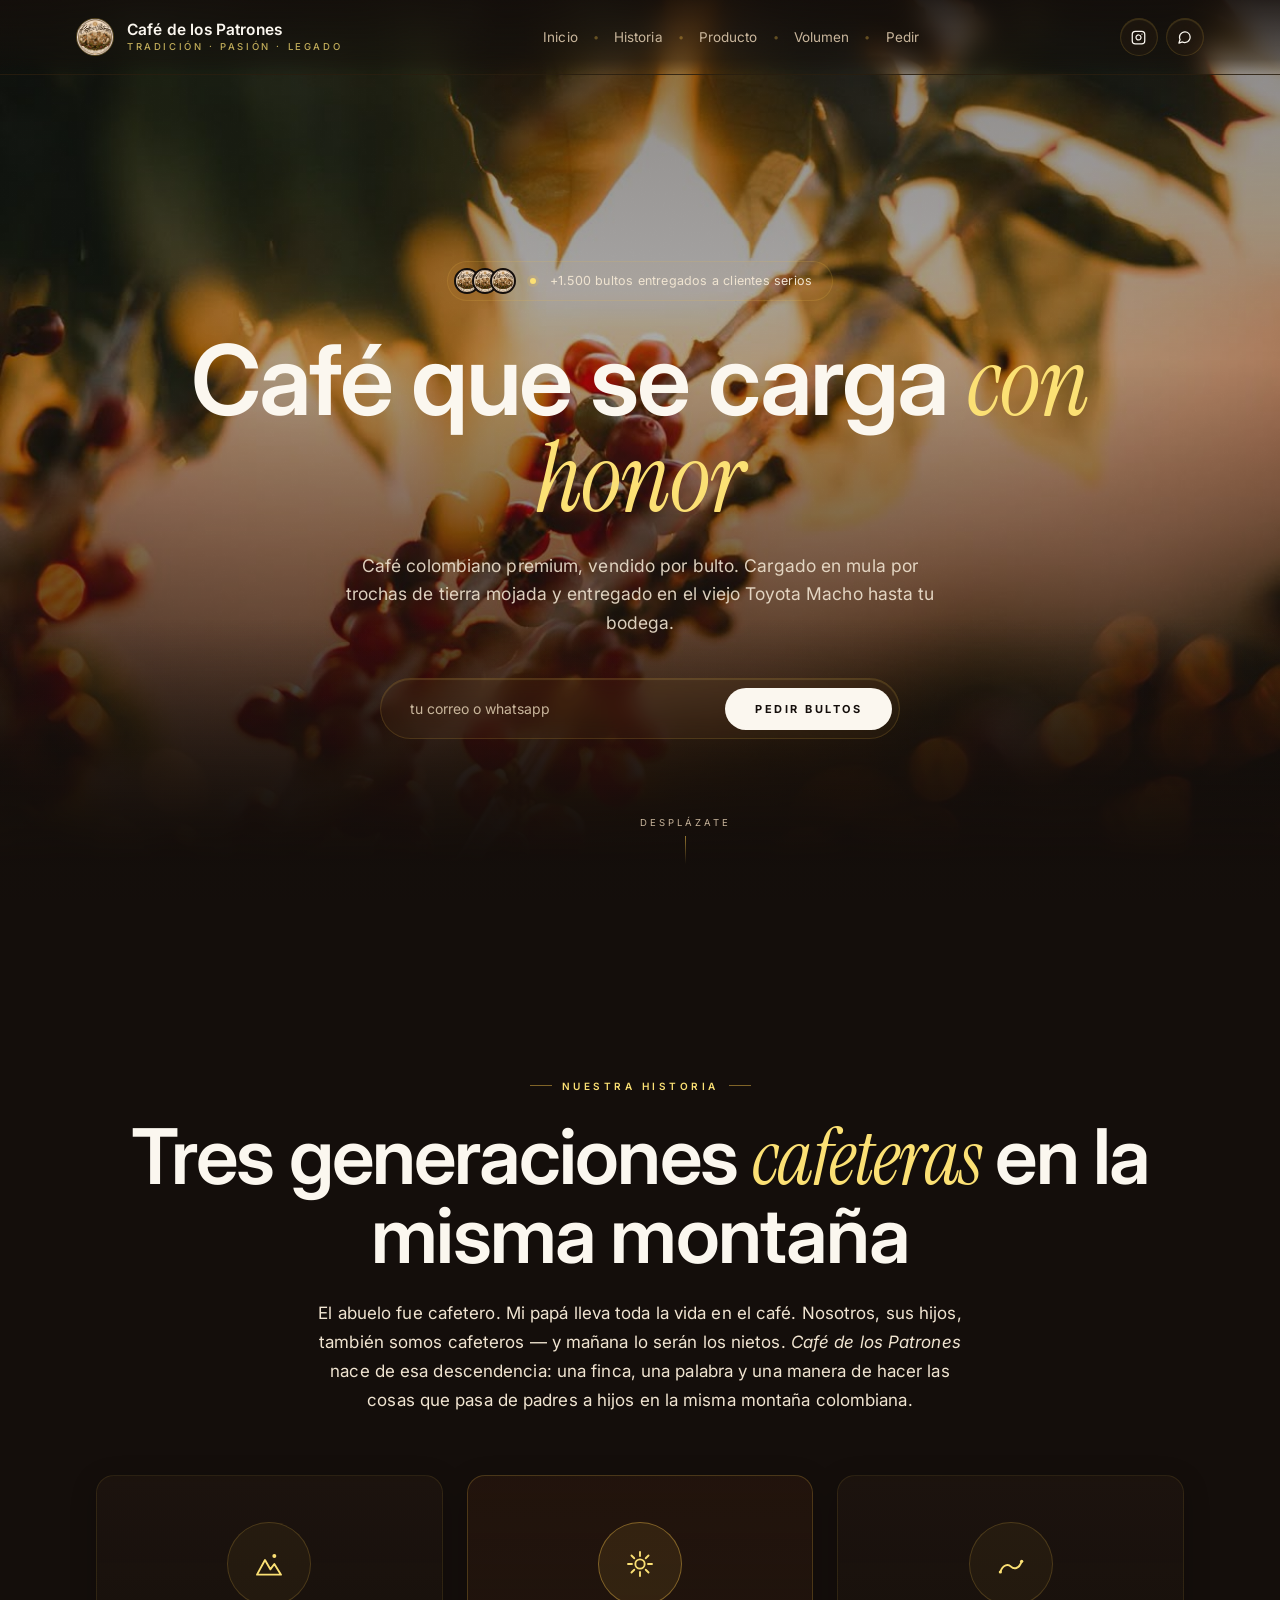
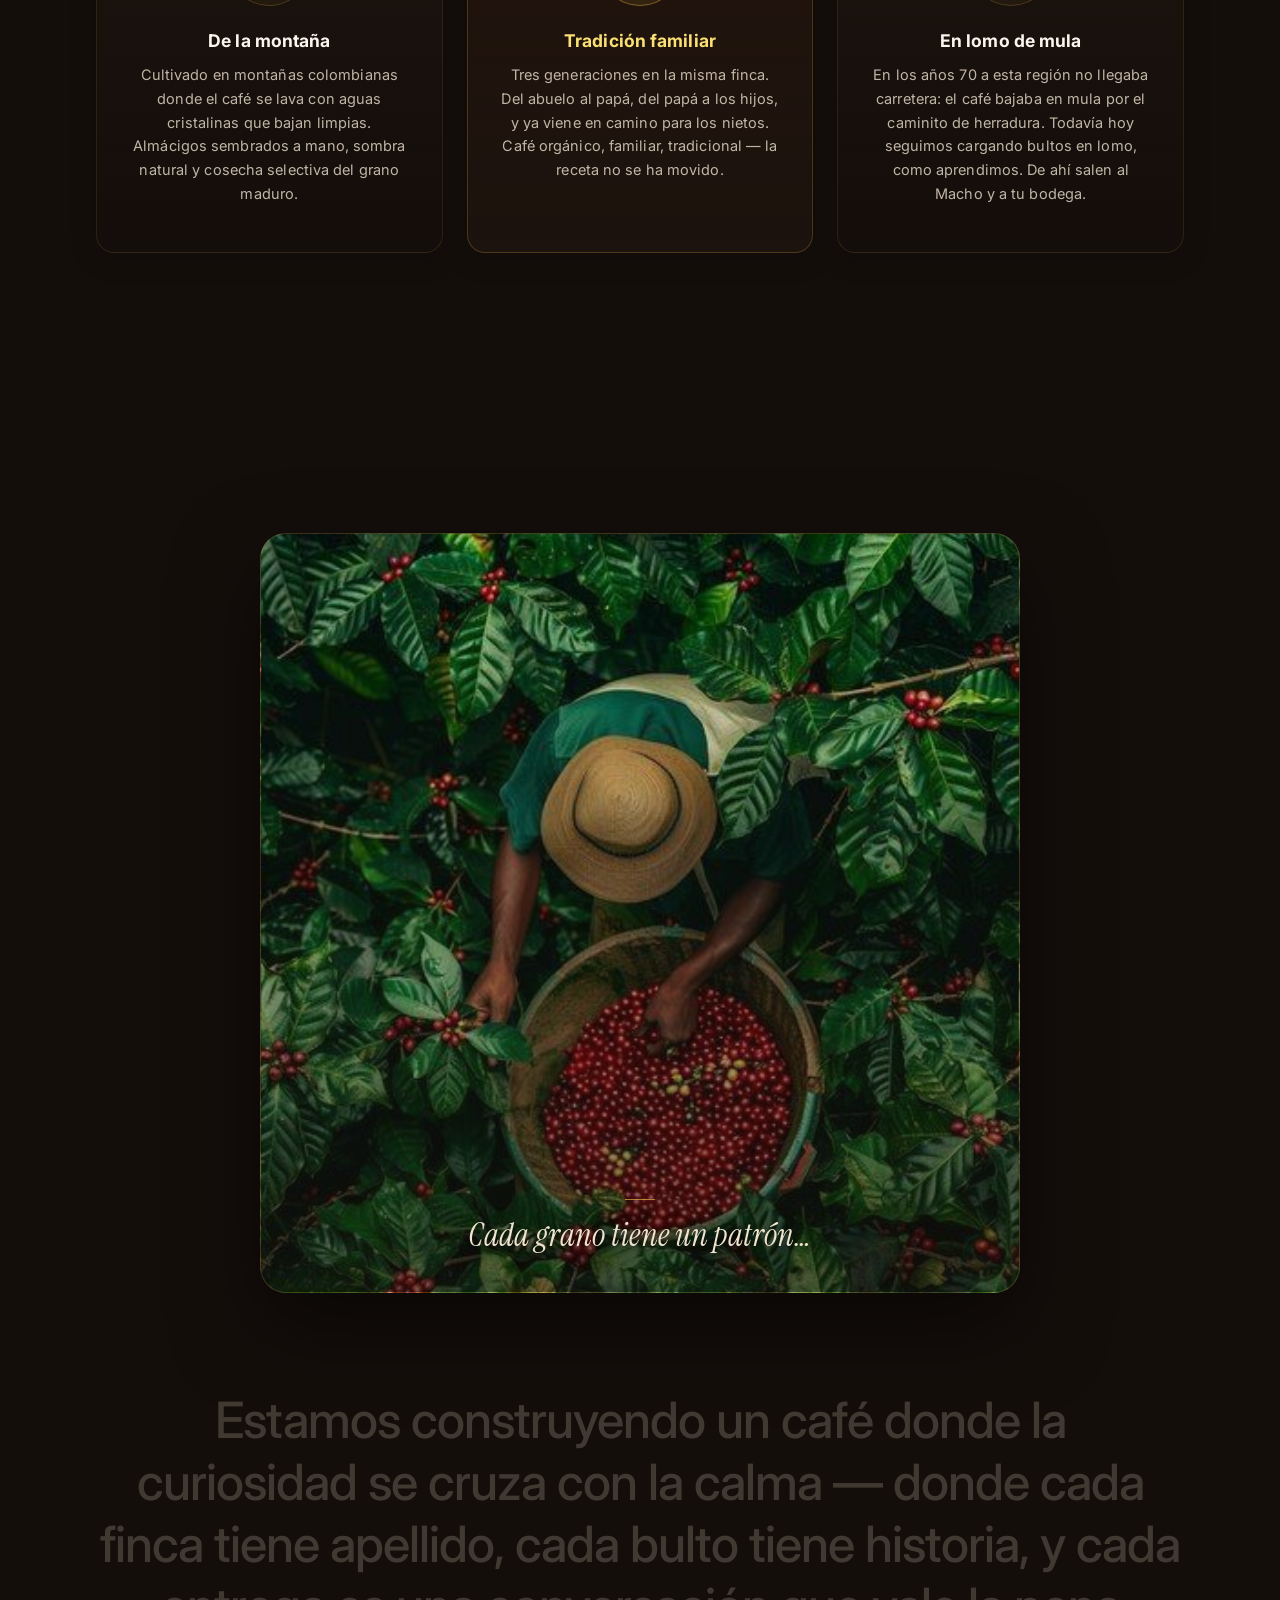
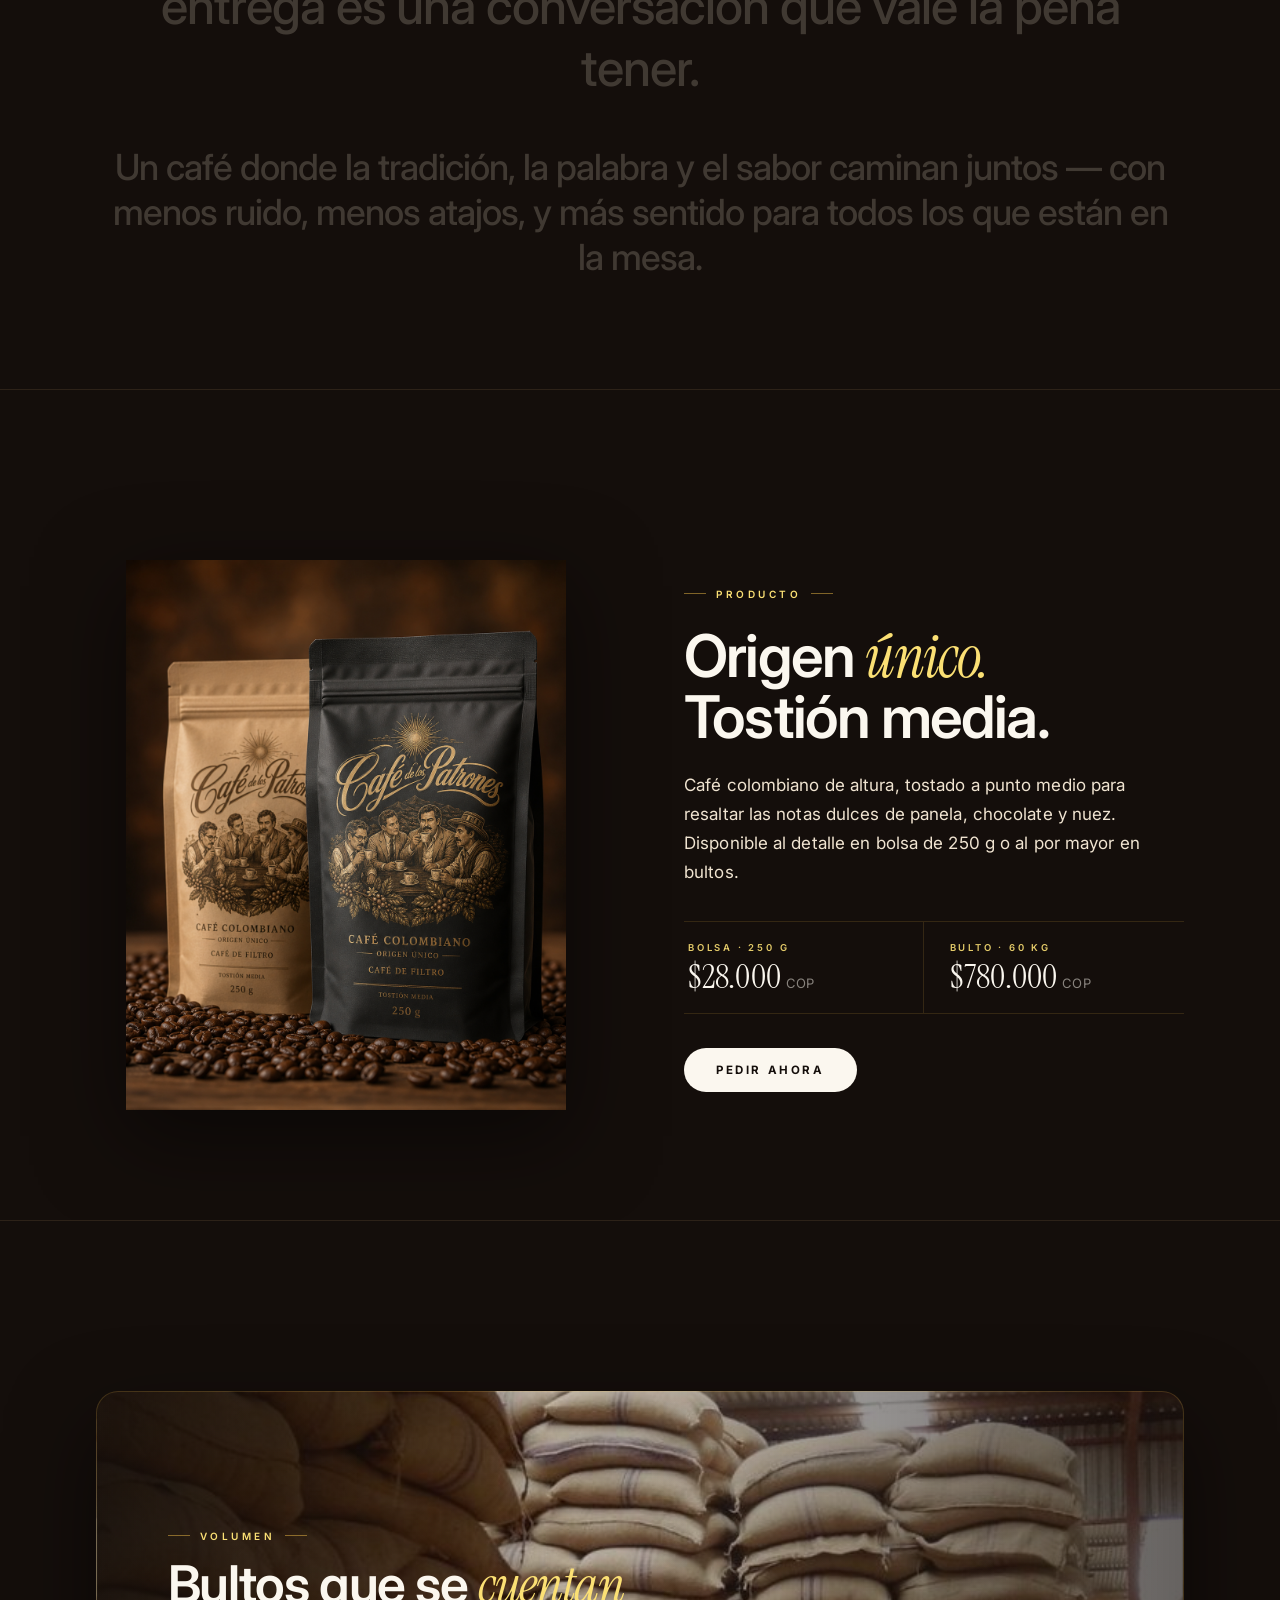
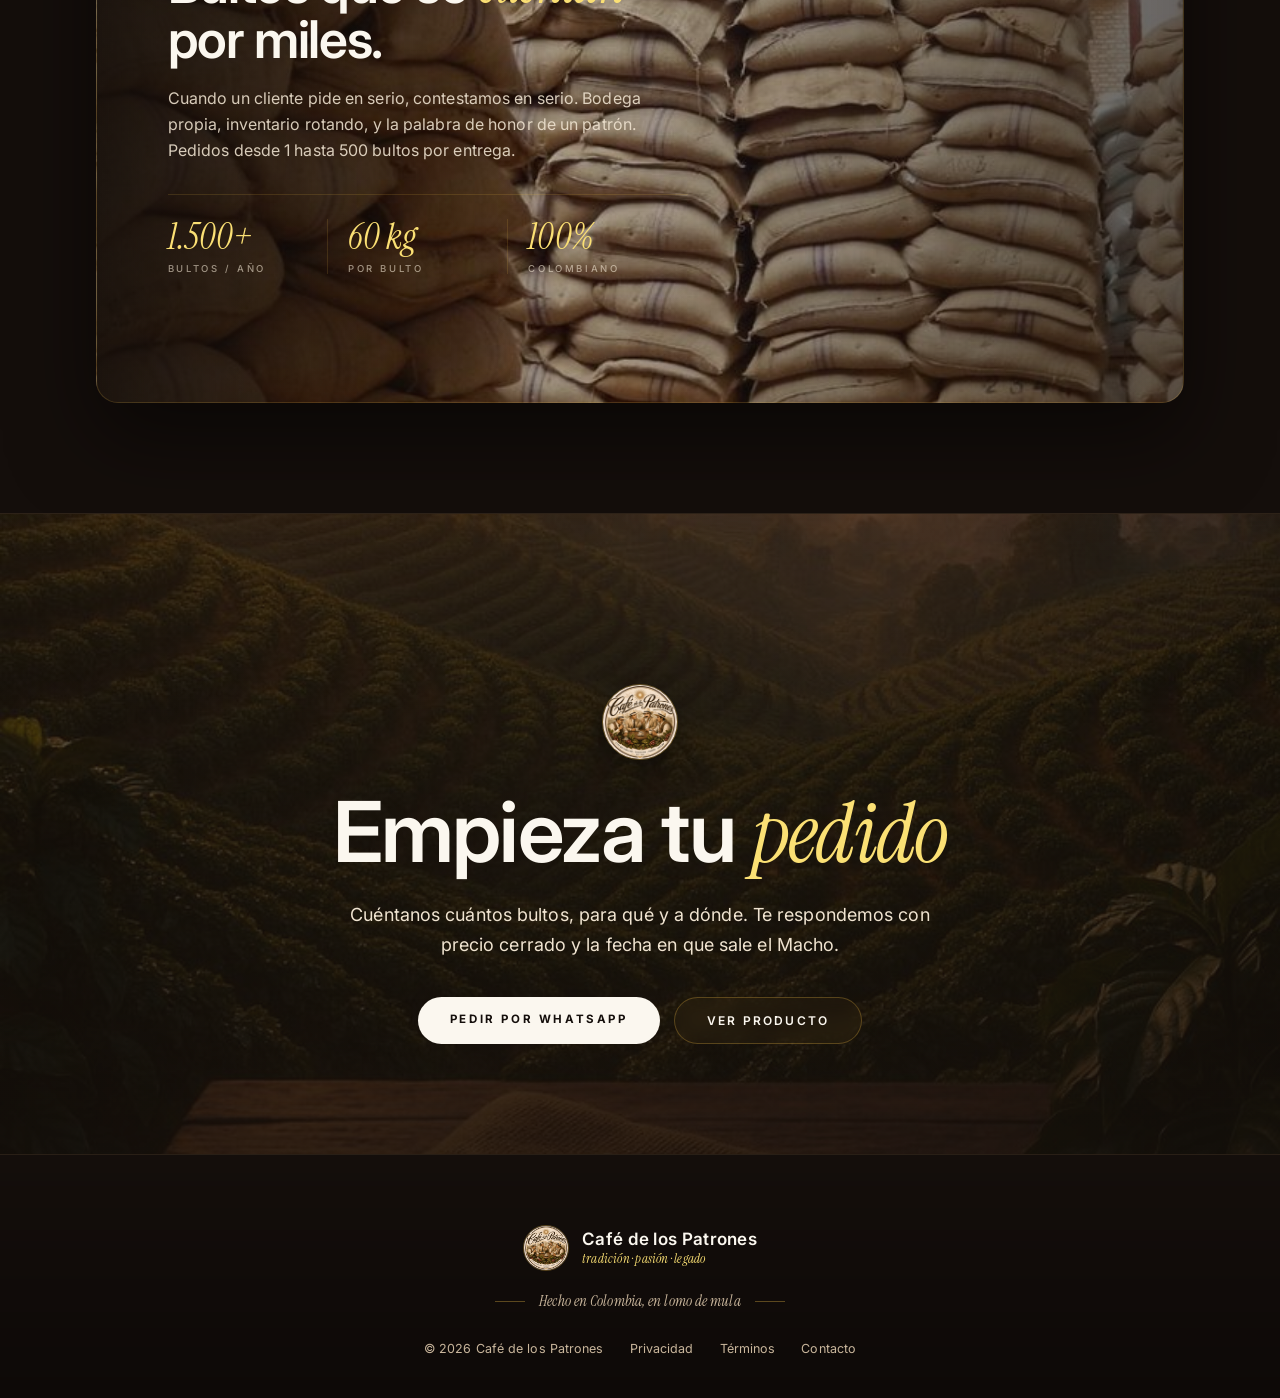
<file: cafe-de-los-patrones/index.html>
<!DOCTYPE html>
<html lang="es">
<head>
<meta charset="UTF-8" />
<meta name="viewport" content="width=device-width, initial-scale=1.0" />
<title>Café de los Patrones — Tradición que se carga en mula</title>
<link rel="preconnect" href="https://fonts.googleapis.com">
<link rel="preconnect" href="https://fonts.gstatic.com" crossorigin>
<link href="https://fonts.googleapis.com/css2?family=Inter:wght@300;400;500;600;700;800&family=Instrument+Serif:ital@0;1&display=swap" rel="stylesheet">
<style>
  :root{
    --bg: 22 30% 6%;
    --bg-2: 24 35% 10%;
    --fg: 40 60% 96%;
    --muted-fg: 35 30% 70%;
    --crema: 38 50% 88%;
    --oro: 42 80% 60%;
    --oro-claro: 48 95% 72%;
    --oro-oscuro: 35 70% 38%;
    --cobre: 22 75% 50%;
    --border: 35 30% 25%;
  }
  *{box-sizing:border-box;margin:0;padding:0}
  html{scroll-behavior:smooth}
  body{
    font-family:'Inter', system-ui, sans-serif;
    background:hsl(var(--bg));
    color:hsl(var(--fg));
    min-height:100vh;
    overflow-x:hidden;
    -webkit-font-smoothing:antialiased;
    font-weight:400;
    letter-spacing:.1px;
  }
  img{max-width:100%;display:block}
  a{color:inherit}

  body::before{
    content:"";
    position:fixed;inset:0;z-index:0;pointer-events:none;
    background:
      radial-gradient(ellipse at 15% 8%, hsla(var(--oro)/0.06), transparent 55%),
      radial-gradient(ellipse at 85% 92%, hsla(var(--cobre)/0.05), transparent 55%);
  }
  /* grano de papel muy sutil */
  body::after{
    content:"";position:fixed;inset:0;z-index:0;pointer-events:none;opacity:.4;mix-blend-mode:overlay;
    background-image:url("data:image/svg+xml;utf8,<svg xmlns='http://www.w3.org/2000/svg' width='180' height='180'><filter id='n'><feTurbulence baseFrequency='.9' numOctaves='2' stitchTiles='stitch'/><feColorMatrix values='0 0 0 0 1 0 0 0 0 1 0 0 0 0 1 0 0 0 0.02 0'/></filter><rect width='100%25' height='100%25' filter='url(%23n)'/></svg>");
  }

  .serif{font-family:'Instrument Serif', Georgia, serif;font-style:italic;font-weight:400}
  .muted{color:hsl(var(--muted-fg))}
  .container{max-width:1240px;margin:0 auto;padding:0 32px;position:relative;z-index:2}
  @media(min-width:768px){.container{padding:0 76px}}

  .liquid-glass{
    background:hsla(var(--oro)/0.04);
    backdrop-filter:blur(10px);
    -webkit-backdrop-filter:blur(10px);
    border:1px solid hsla(var(--oro)/0.16);
    box-shadow:inset 0 1px 1px hsla(var(--oro-claro)/0.15);
    position:relative;overflow:hidden;
  }

  .reveal{opacity:0;transform:translateY(22px);transition:opacity .7s cubic-bezier(.2,.7,.2,1), transform .7s cubic-bezier(.2,.7,.2,1)}
  .reveal.in{opacity:1;transform:translateY(0)}

  /* NAV */
  nav.barra{
    position:fixed;top:0;left:0;right:0;z-index:50;
    padding:18px 32px;
    display:flex;align-items:center;justify-content:space-between;gap:24px;
    background:linear-gradient(180deg, hsla(var(--bg)/0.85), hsla(var(--bg)/0.4) 80%, transparent);
    backdrop-filter:blur(12px);
    border-bottom:1px solid hsla(var(--oro)/0.08);
  }
  @media(min-width:768px){nav.barra{padding:18px 76px}}
  .logo{display:flex;align-items:center;gap:13px;text-decoration:none;color:hsl(var(--fg))}
  .logo img{
    width:38px;height:38px;border-radius:50%;object-fit:cover;
    border:1px solid hsla(var(--oro)/0.3);
  }
  .logo .marca{font-weight:600;font-size:15.5px;letter-spacing:.15px;color:hsl(var(--fg));line-height:1.15}
  .logo .marca .sub{
    display:block;font-size:9.5px;letter-spacing:2.6px;text-transform:uppercase;
    color:hsl(var(--oro-claro));opacity:.75;font-weight:500;margin-top:3px;
  }

  .nav-links{display:none;align-items:center;gap:15px;font-size:13.5px;color:hsl(var(--muted-fg))}
  @media(min-width:900px){.nav-links{display:flex}}
  .nav-links a{text-decoration:none;color:hsl(var(--muted-fg));transition:color .2s ease;padding:4px 0}
  .nav-links a:hover{color:hsl(var(--oro-claro))}
  .nav-links .sep{opacity:.35;color:hsl(var(--oro));font-size:11px}

  .sociales{display:flex;gap:8px;align-items:center}
  .btn-soc{
    width:38px;height:38px;border-radius:50%;
    display:flex;align-items:center;justify-content:center;
    color:hsl(var(--fg));text-decoration:none;
    transition:transform .2s ease, border-color .2s ease;
  }
  .btn-soc:hover{transform:translateY(-1px);border-color:hsla(var(--oro)/0.4) !important}
  .btn-soc svg{width:15px;height:15px}

  /* HERO */
  .hero{
    position:relative;min-height:100vh;overflow:hidden;
    display:flex;align-items:center;justify-content:center;text-align:center;
    padding:120px 32px 60px;
  }
  .hero .video-bg{
    position:absolute;inset:0;z-index:0;
    background-image:
      linear-gradient(180deg, hsla(var(--bg)/0.5) 0%, hsla(var(--bg)/0.35) 40%, hsla(var(--bg)/0.96) 100%),
      url('img/hero.jpg');
    background-size:cover;background-position:center;
    animation:zoomSuave 26s ease-in-out infinite alternate;
  }
  @keyframes zoomSuave{0%{transform:scale(1)}100%{transform:scale(1.07)}}
  .hero .fade{
    position:absolute;left:0;right:0;bottom:0;height:280px;z-index:2;
    background:linear-gradient(to top, hsl(var(--bg)) 12%, transparent);
    pointer-events:none;
  }
  .hero .contenido{position:relative;z-index:3;max-width:960px;width:100%;padding-top:40px}

  .avatares-row{
    display:inline-flex;align-items:center;gap:14px;margin-bottom:32px;
    padding:6px 20px 6px 6px;
    background:hsla(var(--oro)/0.04);
    border:1px solid hsla(var(--oro)/0.16);
    border-radius:999px;
    font-size:12.5px;color:hsl(var(--crema));letter-spacing:.2px;
  }
  .avatares{display:flex}
  .avatares .av{
    width:26px;height:26px;border-radius:50%;border:2px solid hsl(var(--bg));margin-left:-8px;
    background-size:cover;background-position:center;background-image:url('logo.png');
  }
  .avatares .av:nth-child(1){background-position:25% 50%}
  .avatares .av:nth-child(2){background-position:50% 50%}
  .avatares .av:nth-child(3){background-position:75% 50%}
  .avatares .av:first-child{margin-left:0}
  .avatares-row .punto-vivo{
    display:inline-block;width:6px;height:6px;border-radius:50%;
    background:hsl(var(--oro-claro));
    box-shadow:0 0 0 3px hsla(var(--oro)/0.18);
  }

  .hero h1{
    font-family:'Inter',sans-serif;
    font-size:clamp(48px, 7.6vw, 112px);
    font-weight:600;line-height:.96;letter-spacing:-2.4px;
    margin-bottom:26px;color:hsl(var(--fg));
  }
  .hero h1 .serif{
    font-family:'Instrument Serif',serif;font-style:italic;font-weight:400;letter-spacing:-1px;
    color:hsl(var(--oro-claro));
  }
  .hero .subtitle{
    font-size:17.5px;line-height:1.65;color:hsl(var(--crema));opacity:.9;
    max-width:600px;margin:0 auto 40px;
  }

  .form-glass{
    max-width:520px;margin:0 auto;
    border-radius:9999px;padding:7px;
    display:flex;align-items:center;gap:8px;
  }
  .form-glass input{
    flex:1;background:transparent;border:none;outline:none;color:hsl(var(--fg));
    padding:14px 22px;font-size:14px;font-family:inherit;
  }
  .form-glass input::placeholder{color:hsl(var(--muted-fg))}
  .form-glass button{
    background:hsl(var(--fg));color:hsl(var(--bg));
    border:none;border-radius:9999px;padding:14px 30px;
    font-size:11px;font-weight:700;letter-spacing:2.5px;
    cursor:pointer;text-transform:uppercase;font-family:inherit;
    transition:transform .15s ease, background .2s ease;
    white-space:nowrap;
  }
  .form-glass button:hover{transform:scale(1.02);background:hsl(var(--oro-claro))}

  .scroll-hint{
    position:absolute;bottom:36px;left:50%;transform:translateX(-50%);z-index:3;
    display:flex;flex-direction:column;align-items:center;gap:8px;
    font-size:9.5px;letter-spacing:3px;text-transform:uppercase;color:hsl(var(--muted-fg));
    opacity:.7;
  }
  .scroll-hint .linea{width:1px;height:28px;background:linear-gradient(180deg,hsla(var(--oro)/0.6),transparent);animation:hintmove 2s ease-in-out infinite}
  @keyframes hintmove{0%,100%{opacity:.3}50%{opacity:1}}

  /* SECTIONS */
  section{padding:110px 0 76px;position:relative}
  @media(min-width:768px){section{padding:170px 0 110px}}
  .label{
    display:inline-flex;align-items:center;gap:10px;
    font-size:10px;letter-spacing:3.5px;text-transform:uppercase;font-weight:600;
    color:hsl(var(--oro-claro));margin-bottom:26px;
  }
  .label::before, .label::after{content:"";width:22px;height:1px;background:hsla(var(--oro)/0.5)}
  .section-titulo{
    font-family:'Inter',sans-serif;
    font-size:clamp(36px, 6vw, 88px);
    font-weight:600;line-height:1.02;letter-spacing:-1.8px;
    margin-bottom:24px;color:hsl(var(--fg));
  }
  .section-titulo .serif{
    font-family:'Instrument Serif',serif;font-style:italic;font-weight:400;
    color:hsl(var(--oro-claro));
  }
  .section-sub{
    color:hsl(var(--crema));opacity:.82;font-size:17px;line-height:1.7;
    max-width:660px;margin-bottom:60px;
  }
  .centro{text-align:center}
  .centro .section-sub{margin-left:auto;margin-right:auto}

  /* ORIGEN cards */
  .cards-3{display:grid;grid-template-columns:1fr;gap:28px}
  @media(min-width:768px){.cards-3{grid-template-columns:repeat(3,1fr);gap:24px}}
  .plat-card{
    text-align:center;padding:46px 32px;border-radius:18px;
    background:linear-gradient(180deg, hsla(var(--bg-2)/0.55), hsla(var(--bg)/0.35));
    border:1px solid hsla(var(--oro)/0.11);
    box-shadow:0 6px 26px rgba(0,0,0,.22);
    position:relative;overflow:hidden;
    transition:transform .35s cubic-bezier(.2,.7,.2,1), border-color .35s ease, background .35s ease;
  }
  .plat-card:hover{
    transform:translateY(-5px);
    border-color:hsla(var(--oro)/0.28);
    background:linear-gradient(180deg, hsla(var(--bg-2)/0.75), hsla(var(--bg)/0.45));
  }
  .plat-card.destacada{
    background:linear-gradient(180deg, hsla(var(--cobre)/0.07), hsla(var(--bg-2)/0.55));
    border-color:hsla(var(--oro)/0.22);
  }
  .plat-card .icon-wrap{position:relative;width:84px;height:84px;margin:0 auto 24px}
  .plat-card .icon{
    width:84px;height:84px;border-radius:50%;
    background:hsla(var(--oro)/0.05);
    border:1px solid hsla(var(--oro)/0.2);
    display:flex;align-items:center;justify-content:center;
    color:hsl(var(--oro-claro));
  }
  .plat-card .icon svg{width:32px;height:32px;stroke-width:1.4}
  .plat-card.destacada .icon{background:hsla(var(--oro)/0.09);border-color:hsla(var(--oro)/0.42)}
  .plat-card h4{font-weight:700;font-size:17.5px;margin-bottom:12px;color:hsl(var(--fg));letter-spacing:.1px}
  .plat-card.destacada h4{color:hsl(var(--oro-claro))}
  .plat-card p{color:hsl(var(--crema));opacity:.78;font-size:14.5px;line-height:1.65}

  /* MISSION */
  .mission .marco-grande{
    width:100%;max-width:760px;aspect-ratio:1;margin:0 auto 96px;
    border-radius:26px;
    background-image:
      linear-gradient(180deg, transparent 0%, hsla(var(--bg)/0.55) 100%),
      url('img/cosecha.jpg');
    background-size:cover;background-position:center;
    border:1px solid hsla(var(--oro)/0.2);
    position:relative;overflow:hidden;
    box-shadow:0 34px 84px rgba(0,0,0,.5);
  }
  .mission .marco-grande .cita-flotante{
    position:absolute;left:0;right:0;bottom:38px;z-index:2;text-align:center;
    font-family:'Instrument Serif',serif;font-style:italic;
    font-size:clamp(21px,2.6vw,32px);
    color:hsl(var(--crema));letter-spacing:.3px;
    text-shadow:0 4px 24px rgba(0,0,0,.75);line-height:1.2;padding:0 32px;
  }
  .mission .marco-grande .cita-flotante::before{
    content:"";display:block;width:30px;height:1px;background:hsla(var(--oro)/0.65);margin:0 auto 16px;
  }
  .mission .parrafo{
    font-size:clamp(26px,4.2vw,50px);font-weight:500;line-height:1.24;letter-spacing:-1px;
    max-width:1080px;margin:0 auto;text-align:center;
  }
  .mission .parrafo.dos{font-size:clamp(20px,3.2vw,36px);margin-top:46px}
  .mission .parrafo .palabra{
    color:hsl(var(--crema));opacity:.2;
    transition:opacity .35s ease, color .35s ease;display:inline-block;
  }
  .mission .parrafo .palabra.activa{opacity:1;color:hsl(var(--fg))}
  .mission .parrafo .palabra.destaque.activa{color:hsl(var(--oro-claro))}

  /* PRODUCTO */
  .producto-zona{border-top:1px solid hsla(var(--border)/0.4);overflow:hidden}
  .producto-zona .grid{display:grid;grid-template-columns:1fr;gap:56px;align-items:center}
  @media(min-width:900px){.producto-zona .grid{grid-template-columns:1fr 1fr;gap:88px}}
  .producto-zona .visual{
    position:relative;aspect-ratio:1;
    background:radial-gradient(circle at center, hsla(var(--cobre)/0.1) 0%, transparent 62%);
    border-radius:50%;display:flex;align-items:center;justify-content:center;
  }
  .producto-zona .visual img{
    position:relative;z-index:2;width:88%;max-width:480px;
    filter:drop-shadow(0 26px 44px rgba(0,0,0,.5));
  }
  .producto-zona .precios{display:flex;margin-top:34px;border-top:1px solid hsla(var(--oro)/0.15);border-bottom:1px solid hsla(var(--oro)/0.15)}
  .producto-zona .precio-card{flex:1;padding:20px 4px}
  .producto-zona .precio-card + .precio-card{border-left:1px solid hsla(var(--oro)/0.15);padding-left:26px}
  .producto-zona .precio-card .peso{font-size:9.5px;letter-spacing:2.8px;color:hsl(var(--oro-claro));font-weight:600;text-transform:uppercase;opacity:.9}
  .producto-zona .precio-card .pre{font-family:'Instrument Serif',serif;font-size:33px;color:hsl(var(--fg));margin-top:7px;line-height:1}
  .producto-zona .precio-card .pre small{font-size:13px;opacity:.5;margin-left:5px;font-family:'Inter',sans-serif}

  .btn-oro{
    display:inline-block;background:hsl(var(--fg));color:hsl(var(--bg));
    padding:15px 32px;border-radius:9999px;
    font-size:11.5px;font-weight:700;letter-spacing:2.6px;text-transform:uppercase;
    text-decoration:none;font-family:inherit;
    transition:transform .15s ease, background .2s ease;margin-top:34px;
  }
  .btn-oro:hover{transform:translateY(-2px);background:hsl(var(--oro-claro))}

  /* BODEGA */
  .bodega{border-top:1px solid hsla(var(--border)/0.4);position:relative;overflow:hidden}
  .bodega .frame{
    width:100%;aspect-ratio:16/9;
    border-radius:22px;
    background-image:
      linear-gradient(90deg, hsla(var(--bg)/0.88) 0%, hsla(var(--bg)/0.25) 42%, hsla(var(--bg)/0.65) 100%),
      url('img/bodega.jpg');
    background-size:cover;background-position:center;
    border:1px solid hsla(var(--oro)/0.18);
    box-shadow:0 34px 84px rgba(0,0,0,.5);
    position:relative;overflow:hidden;display:flex;align-items:center;padding:6.5%;
  }
  .bodega .copy{position:relative;z-index:2;max-width:520px}
  .bodega .copy h3{
    font-size:clamp(30px,4.2vw,52px);font-weight:600;line-height:1.04;letter-spacing:-1.4px;
    margin-bottom:18px;color:hsl(var(--fg));
  }
  .bodega .copy h3 .serif{font-family:'Instrument Serif',serif;font-style:italic;font-weight:400;color:hsl(var(--oro-claro))}
  .bodega .copy p{color:hsl(var(--crema));opacity:.88;font-size:16px;line-height:1.65}
  .bodega .nums{display:flex;margin-top:30px;border-top:1px solid hsla(var(--oro)/0.15);padding-top:24px}
  .bodega .nums > div{flex:1}
  .bodega .nums > div + div{border-left:1px solid hsla(var(--oro)/0.15);padding-left:20px}
  .bodega .nums .n{font-family:'Instrument Serif',serif;font-size:36px;color:hsl(var(--oro-claro));line-height:1;font-style:italic}
  .bodega .nums .l{font-size:9.5px;letter-spacing:2.6px;color:hsl(var(--crema));opacity:.6;text-transform:uppercase;margin-top:8px;font-weight:500}

  /* CTA */
  .cta{border-top:1px solid hsla(var(--border)/0.4);position:relative;overflow:hidden;text-align:center}
  .cta .video-bg{
    position:absolute;inset:0;z-index:0;
    background-image:url('img/atardecer.jpg');
    background-size:cover;background-position:center;
    animation:zoomSuave 30s ease-in-out infinite alternate;
  }
  .cta .overlay{
    position:absolute;inset:0;z-index:1;
    background:linear-gradient(180deg, hsla(var(--bg)/0.62), hsla(var(--bg)/0.86));
  }
  .cta .contenido{position:relative;z-index:2;max-width:800px;margin:0 auto}
  .cta img.logo-big{
    width:76px;height:76px;border-radius:50%;object-fit:cover;margin:0 auto 30px;display:block;
    border:1px solid hsla(var(--oro)/0.32);box-shadow:0 10px 26px rgba(0,0,0,.4);
  }
  .cta h2{
    font-size:clamp(42px,6.6vw,84px);font-weight:600;line-height:1;letter-spacing:-1.8px;margin-bottom:24px;
    color:hsl(var(--fg));
  }
  .cta h2 .serif{font-family:'Instrument Serif',serif;font-style:italic;font-weight:400;color:hsl(var(--oro-claro))}
  .cta p{color:hsl(var(--crema));font-size:18px;line-height:1.65;max-width:580px;margin:0 auto 38px}
  .cta-botones{display:flex;gap:14px;justify-content:center;flex-wrap:wrap}
  .btn-glass{
    border-radius:9999px;padding:15px 32px;
    font-size:12px;font-weight:600;letter-spacing:2.2px;text-transform:uppercase;cursor:pointer;
    color:hsl(var(--fg));text-decoration:none;display:inline-block;font-family:inherit;
    border:1px solid hsla(var(--oro)/0.28);background:hsla(var(--oro)/0.04);backdrop-filter:blur(8px);
    transition:all .2s ease;
  }
  .btn-glass:hover{background:hsla(var(--oro)/0.13);border-color:hsla(var(--oro)/0.55)}

  /* FOOTER */
  footer{
    padding:60px 32px 36px;text-align:center;
    border-top:1px solid hsla(var(--border)/0.4);
    background:linear-gradient(180deg, transparent, hsla(0 0% 0%/0.35));
  }
  @media(min-width:768px){footer{padding:70px 76px 42px}}
  footer .marca-foot{display:flex;align-items:center;justify-content:center;gap:13px;margin-bottom:20px}
  footer .marca-foot img{
    width:46px;height:46px;border-radius:50%;object-fit:cover;
    border:1px solid hsla(var(--oro)/0.32);
  }
  footer .marca-foot .t{font-size:17px;font-weight:600;letter-spacing:.3px;color:hsl(var(--fg));text-align:left;line-height:1.15}
  footer .marca-foot .t small{
    display:block;font-family:'Instrument Serif',serif;font-style:italic;font-size:13px;
    color:hsl(var(--oro-claro));font-weight:400;letter-spacing:.2px;margin-top:3px;
  }
  footer .firma{
    font-family:'Instrument Serif',serif;font-style:italic;font-size:15px;color:hsl(var(--muted-fg));
    margin-bottom:30px;display:flex;align-items:center;justify-content:center;gap:14px;
  }
  footer .firma::before, footer .firma::after{content:"";width:30px;height:1px;background:hsla(var(--oro)/0.35)}
  footer .legal{
    display:flex;justify-content:center;gap:26px;font-size:12.5px;color:hsl(var(--muted-fg));flex-wrap:wrap;
  }
  footer .legal a{color:hsl(var(--muted-fg));text-decoration:none;transition:color .2s ease}
  footer .legal a:hover{color:hsl(var(--oro-claro))}
</style>
</head>
<body>

<!-- NAV -->
<nav class="barra">
  <a href="#" class="logo">
    <img src="logo.png" alt="Café de los Patrones">
    <div class="marca">
      Café de los Patrones
      <span class="sub">tradición · pasión · legado</span>
    </div>
  </a>
  <div class="nav-links">
    <a href="#inicio">Inicio</a><span class="sep">•</span>
    <a href="#origen">Historia</a><span class="sep">•</span>
    <a href="#producto">Producto</a><span class="sep">•</span>
    <a href="#bodega">Volumen</a><span class="sep">•</span>
    <a href="#contacto">Pedir</a>
  </div>
  <div class="sociales">
    <a href="#" class="btn-soc liquid-glass" aria-label="Instagram">
      <svg viewBox="0 0 24 24" fill="none" stroke="currentColor" stroke-width="2" stroke-linecap="round" stroke-linejoin="round"><rect x="2" y="2" width="20" height="20" rx="5"/><path d="M16 11.37A4 4 0 1 1 12.63 8 4 4 0 0 1 16 11.37z"/><line x1="17.5" y1="6.5" x2="17.51" y2="6.5"/></svg>
    </a>
    <a href="https://wa.me/573000000000" target="_blank" rel="noopener" class="btn-soc liquid-glass" aria-label="WhatsApp">
      <svg viewBox="0 0 24 24" fill="none" stroke="currentColor" stroke-width="2" stroke-linecap="round" stroke-linejoin="round"><path d="M21 11.5a8.38 8.38 0 0 1-.9 3.8 8.5 8.5 0 0 1-7.6 4.7 8.38 8.38 0 0 1-3.8-.9L3 21l1.9-5.7a8.38 8.38 0 0 1-.9-3.8 8.5 8.5 0 0 1 4.7-7.6 8.38 8.38 0 0 1 3.8-.9h.5a8.48 8.48 0 0 1 8 8v.5z"/></svg>
    </a>
  </div>
</nav>

<!-- HERO -->
<section class="hero" id="inicio">
  <div class="video-bg"></div>
  <div class="fade"></div>

  <div class="contenido">
    <div class="avatares-row reveal">
      <div class="avatares">
        <div class="av"></div>
        <div class="av"></div>
        <div class="av"></div>
      </div>
      <span class="punto-vivo"></span>
      <span>+1.500 bultos entregados a clientes serios</span>
    </div>

    <h1 class="reveal">Café que se carga <span class="serif">con honor</span></h1>

    <p class="subtitle reveal">
      Café colombiano premium, vendido por bulto. Cargado en mula por trochas de tierra mojada y entregado en el viejo Toyota Macho hasta tu bodega.
    </p>

    <form class="form-glass liquid-glass reveal" onsubmit="event.preventDefault(); pedir();">
      <input id="email" type="text" placeholder="tu correo o whatsapp" required>
      <button type="submit">Pedir bultos</button>
    </form>
  </div>

  <div class="scroll-hint reveal"><span>Desplázate</span><span class="linea"></span></div>
</section>

<!-- ORIGEN / HISTORIA -->
<section id="origen" class="centro">
  <div class="container">
    <span class="label reveal">NUESTRA HISTORIA</span>
    <h2 class="section-titulo reveal">Tres generaciones <span class="serif">cafeteras</span> en la misma montaña</h2>
    <p class="section-sub reveal">
      El abuelo fue cafetero. Mi papá lleva toda la vida en el café. Nosotros, sus hijos, también somos cafeteros — y mañana lo serán los nietos. <em>Café de los Patrones</em> nace de esa descendencia: una finca, una palabra y una manera de hacer las cosas que pasa de padres a hijos en la misma montaña colombiana.
    </p>

    <div class="cards-3">
      <div class="plat-card reveal">
        <div class="icon-wrap"><div class="icon">
          <svg viewBox="0 0 24 24" fill="none" stroke="currentColor" stroke-linecap="round" stroke-linejoin="round">
            <path d="M3 20l6-11 4 7 3-4 5 8H3z"/>
            <circle cx="16" cy="6" r="1.5" fill="currentColor" stroke="none"/>
          </svg>
        </div></div>
        <h4>De la montaña</h4>
        <p>Cultivado en montañas colombianas donde el café se lava con aguas cristalinas que bajan limpias. Almácigos sembrados a mano, sombra natural y cosecha selectiva del grano maduro.</p>
      </div>
      <div class="plat-card destacada reveal">
        <div class="icon-wrap"><div class="icon">
          <svg viewBox="0 0 24 24" fill="none" stroke="currentColor" stroke-linecap="round" stroke-linejoin="round">
            <path d="M12 3v3M12 18v3M3 12h3M18 12h3M5.6 5.6l2.1 2.1M16.3 16.3l2.1 2.1M5.6 18.4l2.1-2.1M16.3 7.7l2.1-2.1"/>
            <circle cx="12" cy="12" r="3.5"/>
          </svg>
        </div></div>
        <h4>Tradición familiar</h4>
        <p>Tres generaciones en la misma finca. Del abuelo al papá, del papá a los hijos, y ya viene en camino para los nietos. Café orgánico, familiar, tradicional — la receta no se ha movido.</p>
      </div>
      <div class="plat-card reveal">
        <div class="icon-wrap"><div class="icon">
          <svg viewBox="0 0 24 24" fill="none" stroke="currentColor" stroke-linecap="round" stroke-linejoin="round">
            <path d="M4 18c2-6 6-6 8-4s6 2 8-4"/>
            <circle cx="4" cy="18" r="1.2" fill="currentColor" stroke="none"/>
            <circle cx="20" cy="10" r="1.2" fill="currentColor" stroke="none"/>
          </svg>
        </div></div>
        <h4>En lomo de mula</h4>
        <p>En los años 70 a esta región no llegaba carretera: el café bajaba en mula por el caminito de herradura. Todavía hoy seguimos cargando bultos en lomo, como aprendimos. De ahí salen al Macho y a tu bodega.</p>
      </div>
    </div>
  </div>
</section>

<!-- MISSION -->
<section class="mission" id="filosofia">
  <div class="container">
    <div class="marco-grande reveal">
      <div class="cita-flotante">Cada grano tiene un patrón…</div>
    </div>

    <p class="parrafo" id="parrafo1"></p>
    <p class="parrafo dos" id="parrafo2"></p>
  </div>
</section>

<!-- PRODUCTO -->
<section class="producto-zona" id="producto">
  <div class="container">
    <div class="grid">
      <div class="visual reveal">
        <img src="img/producto.png" alt="Empaques Café de los Patrones">
      </div>
      <div>
        <span class="label reveal">PRODUCTO</span>
        <h2 class="section-titulo reveal" style="font-size:clamp(32px,4.6vw,66px)">
          Origen <span class="serif">único.</span> Tostión media.
        </h2>
        <p class="section-sub reveal" style="margin-bottom:0">
          Café colombiano de altura, tostado a punto medio para resaltar las notas dulces de panela, chocolate y nuez. Disponible al detalle en bolsa de 250 g o al por mayor en bultos.
        </p>

        <div class="precios reveal">
          <div class="precio-card">
            <div class="peso">Bolsa · 250 g</div>
            <div class="pre">$28.000<small>COP</small></div>
          </div>
          <div class="precio-card">
            <div class="peso">Bulto · 60 kg</div>
            <div class="pre">$780.000<small>COP</small></div>
          </div>
        </div>

        <a href="#contacto" class="btn-oro reveal">Pedir ahora</a>
      </div>
    </div>
  </div>
</section>

<!-- BODEGA -->
<section class="bodega" id="bodega">
  <div class="container">
    <div class="frame reveal">
      <div class="copy">
        <span class="label" style="margin-bottom:16px">VOLUMEN</span>
        <h3>Bultos que se <span class="serif">cuentan</span> por miles.</h3>
        <p>Cuando un cliente pide en serio, contestamos en serio. Bodega propia, inventario rotando, y la palabra de honor de un patrón. Pedidos desde 1 hasta 500 bultos por entrega.</p>
        <div class="nums">
          <div><div class="n">1.500+</div><div class="l">Bultos / año</div></div>
          <div><div class="n">60 kg</div><div class="l">Por bulto</div></div>
          <div><div class="n">100%</div><div class="l">Colombiano</div></div>
        </div>
      </div>
    </div>
  </div>
</section>

<!-- CTA -->
<section class="cta" id="contacto">
  <div class="video-bg"></div>
  <div class="overlay"></div>
  <div class="contenido container">
    <img src="logo.png" alt="" class="logo-big reveal">
    <h2 class="reveal">Empieza tu <span class="serif">pedido</span></h2>
    <p class="reveal">
      Cuéntanos cuántos bultos, para qué y a dónde. Te respondemos con precio cerrado y la fecha en que sale el Macho.
    </p>
    <div class="cta-botones reveal">
      <a href="https://wa.me/573000000000?text=Hola%20Patrones%2C%20quiero%20cotizar%20bultos" target="_blank" rel="noopener" class="btn-oro" style="margin-top:0">Pedir por WhatsApp</a>
      <a href="#producto" class="btn-glass">Ver producto</a>
    </div>
  </div>
</section>

<!-- FOOTER -->
<footer>
  <div class="marca-foot">
    <img src="logo.png" alt="">
    <div class="t">Café de los Patrones<small>tradición · pasión · legado</small></div>
  </div>
  <div class="firma">Hecho en Colombia, en lomo de mula</div>
  <div class="legal">
    <span>© 2026 Café de los Patrones</span>
    <a href="#">Privacidad</a>
    <a href="#">Términos</a>
    <a href="https://wa.me/573000000000" target="_blank" rel="noopener">Contacto</a>
  </div>
</footer>

<script>
  const io = new IntersectionObserver(entries=>{
    entries.forEach(e=>{
      if(e.isIntersecting){
        e.target.classList.add('in');
        io.unobserve(e.target);
      }
    });
  }, {rootMargin:'0px', threshold:0.05});
  document.querySelectorAll('.reveal').forEach((el,i)=>{
    el.style.transitionDelay = (i % 5) * 0.07 + 's';
    io.observe(el);
  });
  setTimeout(()=>{
    document.querySelectorAll('.reveal:not(.in)').forEach(el=>el.classList.add('in'));
  }, 600);

  const p1 = "Estamos construyendo un café donde la curiosidad se cruza con la calma — donde cada finca tiene apellido, cada bulto tiene historia, y cada entrega es una conversación que vale la pena tener.";
  const p2 = "Un café donde la tradición, la palabra y el sabor caminan juntos — con menos ruido, menos atajos, y más sentido para todos los que están en la mesa.";
  const destacar = new Set(['curiosidad','calma','apellido','historia','tradición,','palabra','sabor']);

  function pintar(id, texto){
    const cont = document.getElementById(id);
    cont.innerHTML = texto.split(' ').map(w=>{
      const dest = destacar.has(w.toLowerCase().replace(/[.,—]/g,'')) ? ' destaque' : '';
      return `<span class="palabra${dest}">${w}</span>`;
    }).join(' ');
  }
  pintar('parrafo1', p1);
  pintar('parrafo2', p2);

  function actualizarPalabras(){
    document.querySelectorAll('.parrafo').forEach(parrafo=>{
      const rect = parrafo.getBoundingClientRect();
      const ventana = window.innerHeight;
      const inicio = ventana * 0.85;
      const fin = ventana * 0.15;
      const prog = Math.max(0, Math.min(1, (inicio - rect.top) / (inicio - fin + rect.height*0.5)));
      const palabras = parrafo.querySelectorAll('.palabra');
      const cuantas = Math.floor(prog * palabras.length);
      palabras.forEach((p,i)=>{
        p.classList.toggle('activa', i < cuantas);
      });
    });
  }
  window.addEventListener('scroll', actualizarPalabras, {passive:true});
  window.addEventListener('resize', actualizarPalabras);
  actualizarPalabras();

  function pedir(){
    const v = document.getElementById('email').value;
    const msg = encodeURIComponent(`Hola Patrones! Quiero cotizar bultos. Mi contacto: ${v}`);
    window.open(`https://wa.me/573000000000?text=${msg}`, '_blank');
  }
</script>

</body>
</html>
</file>
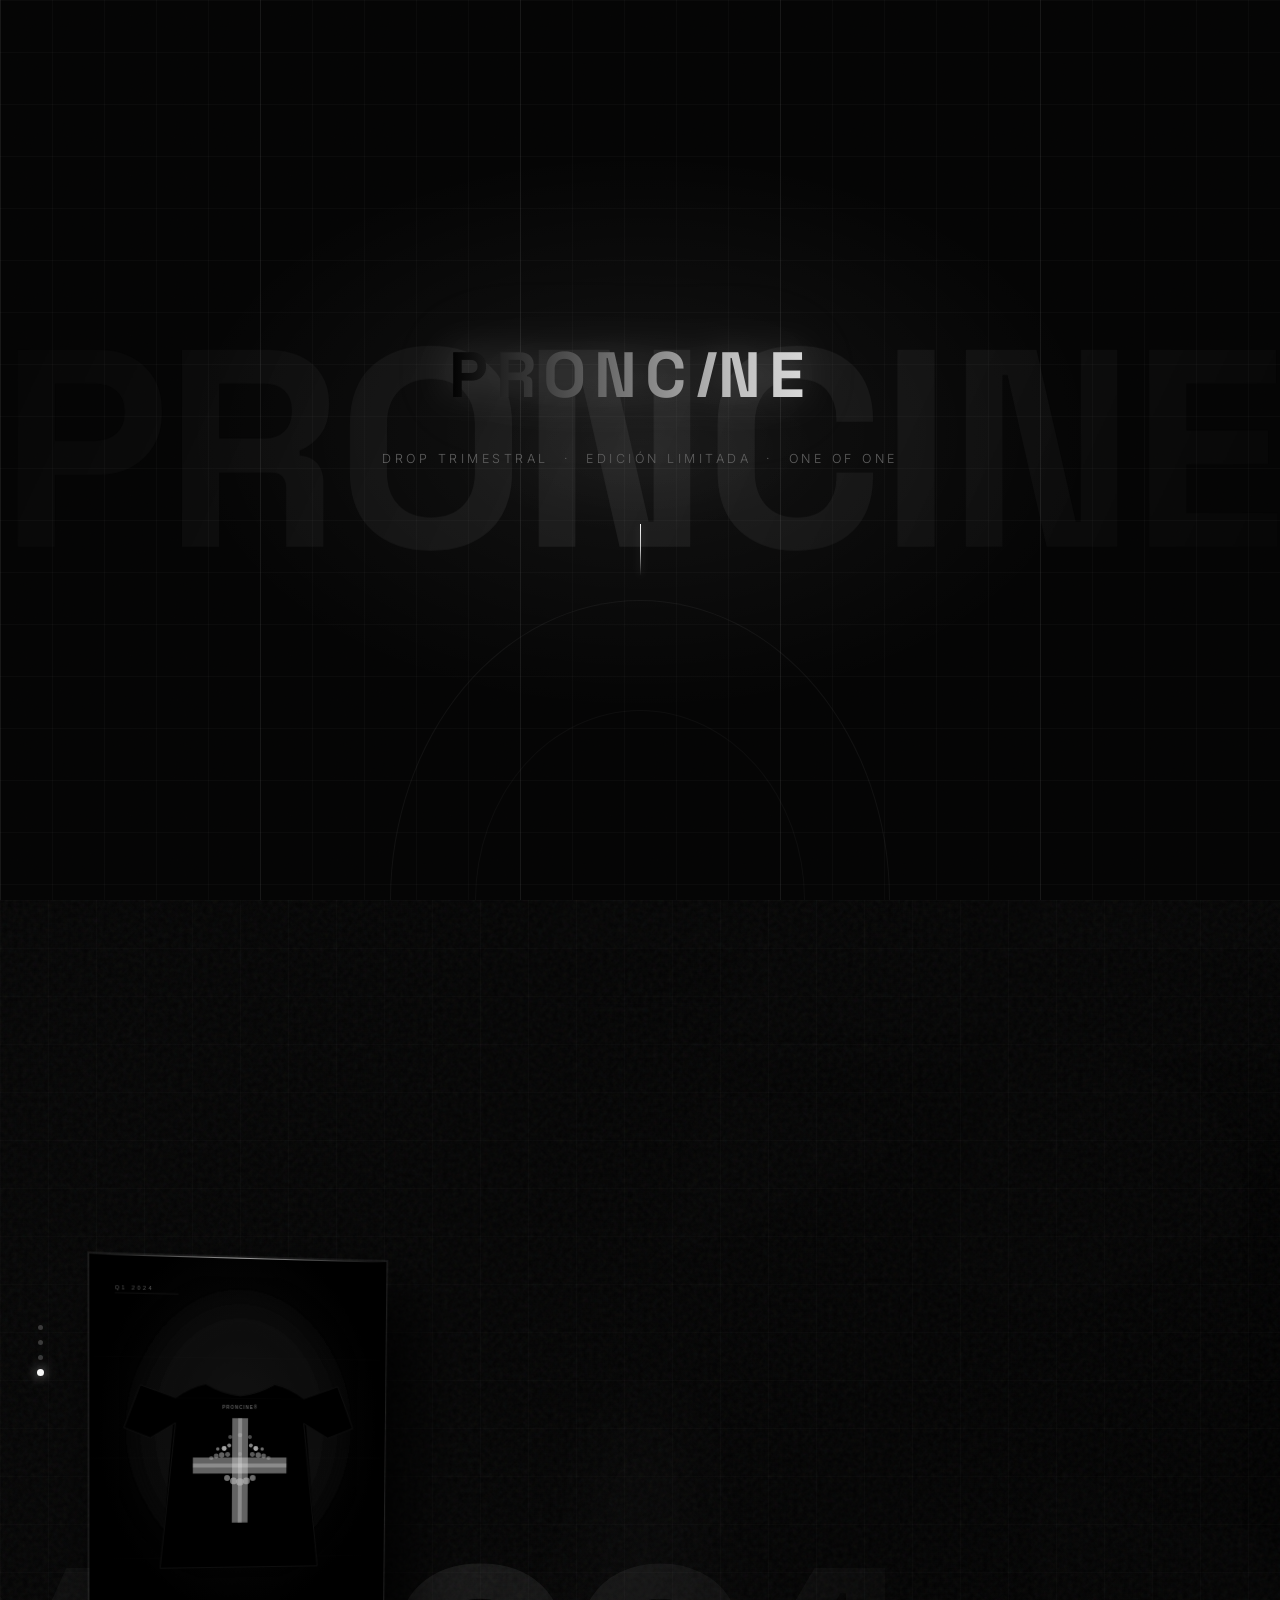
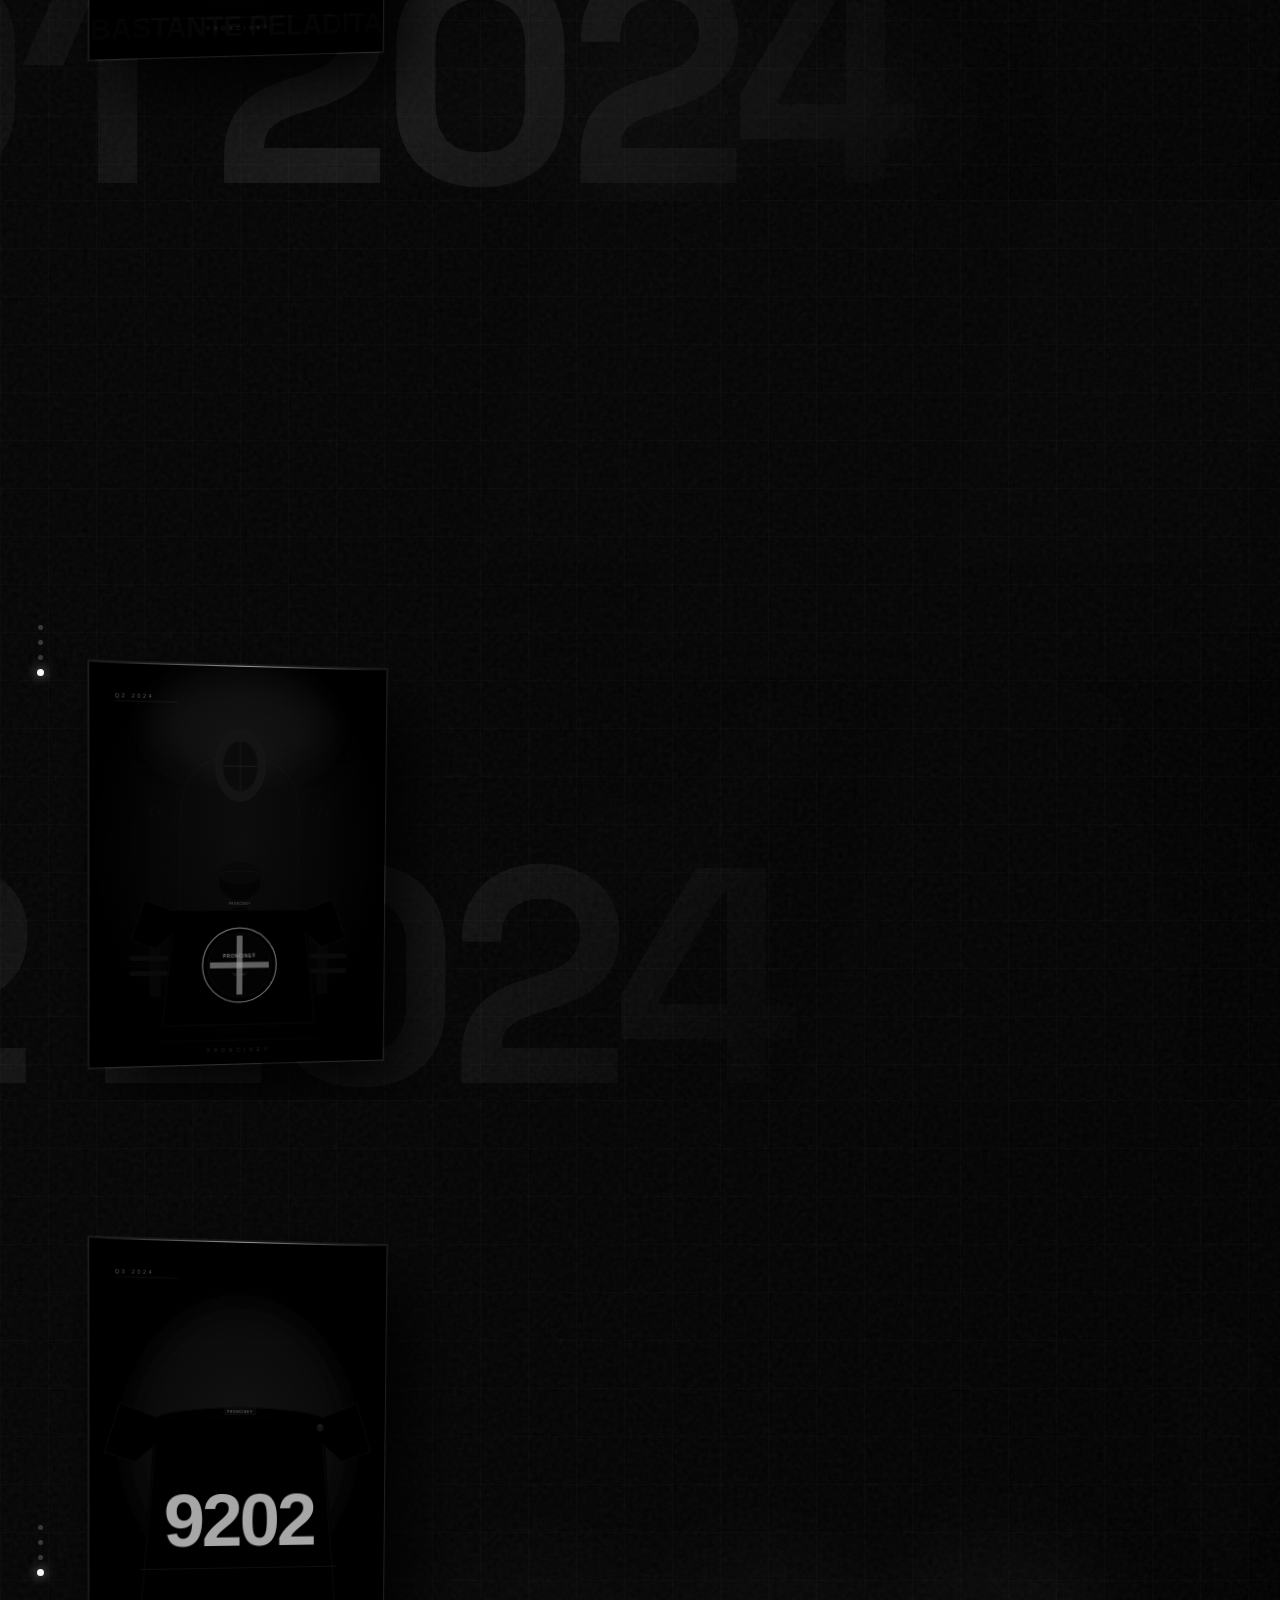
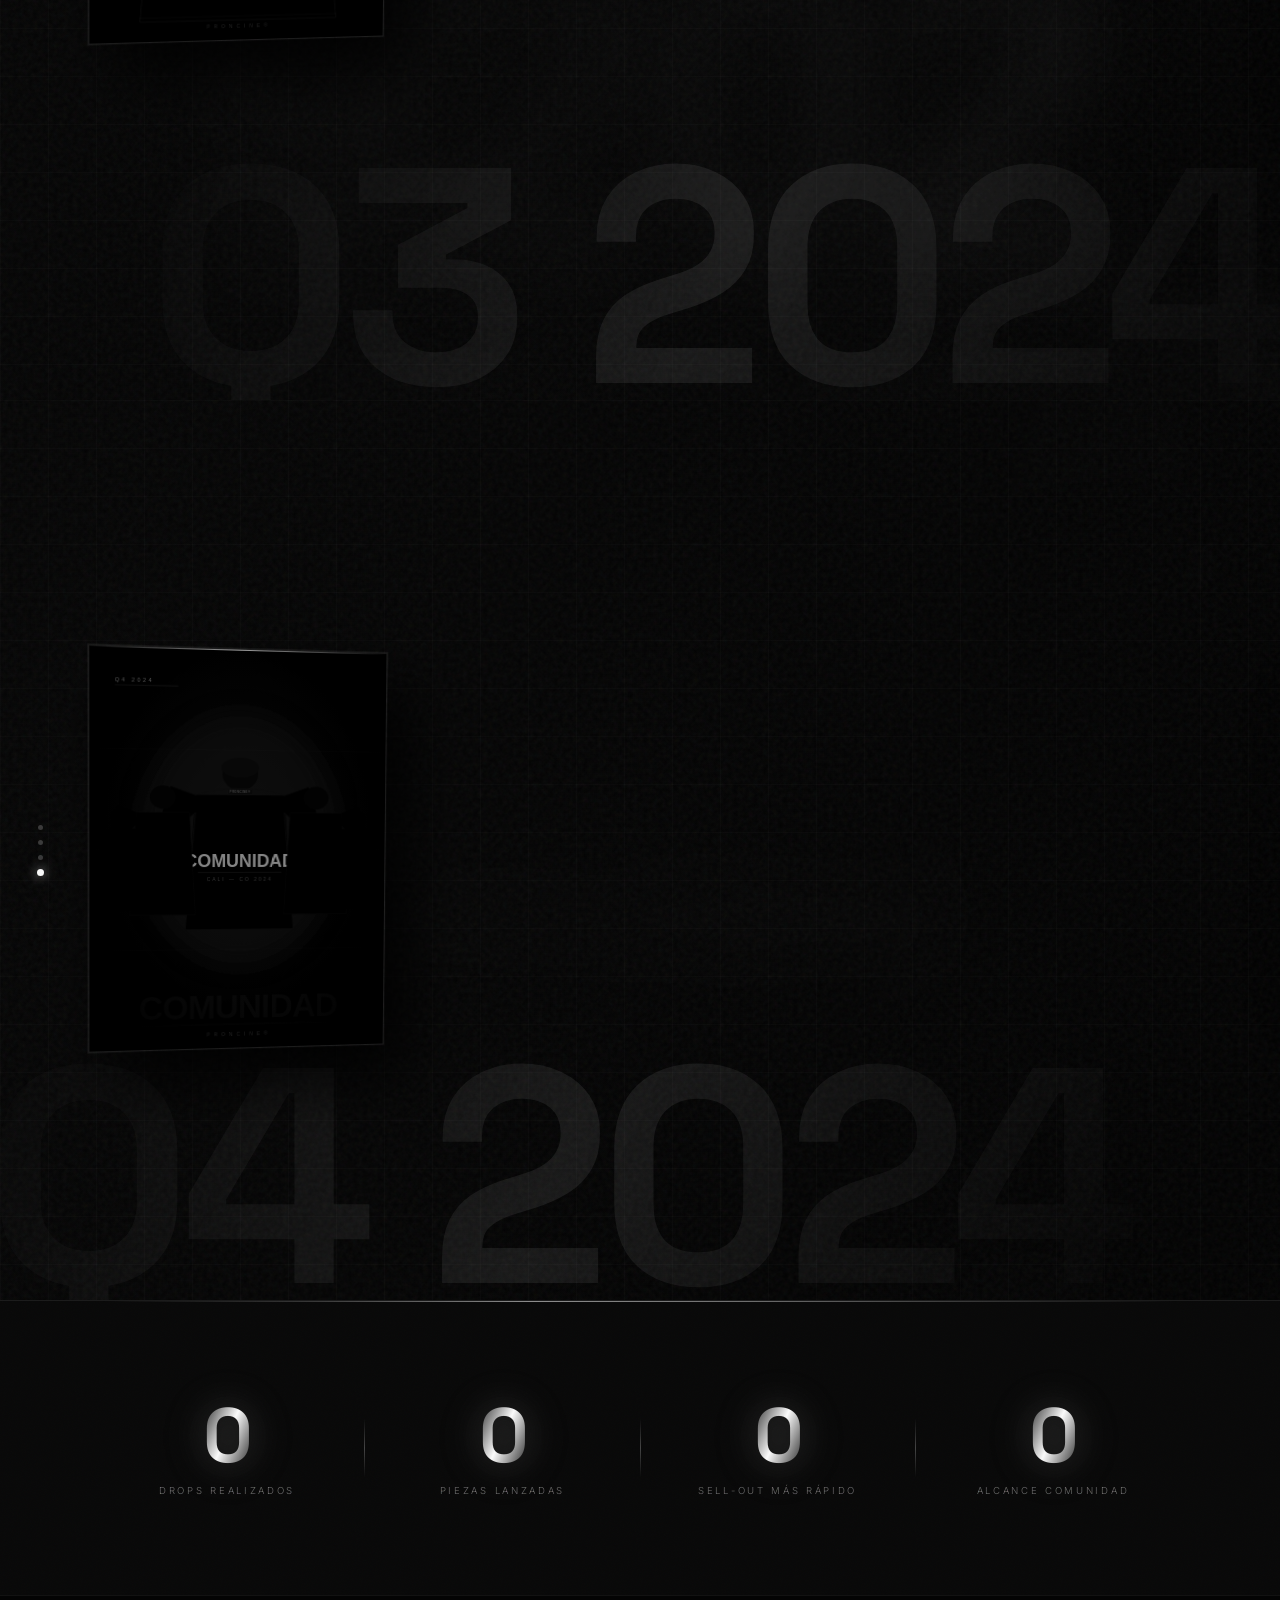
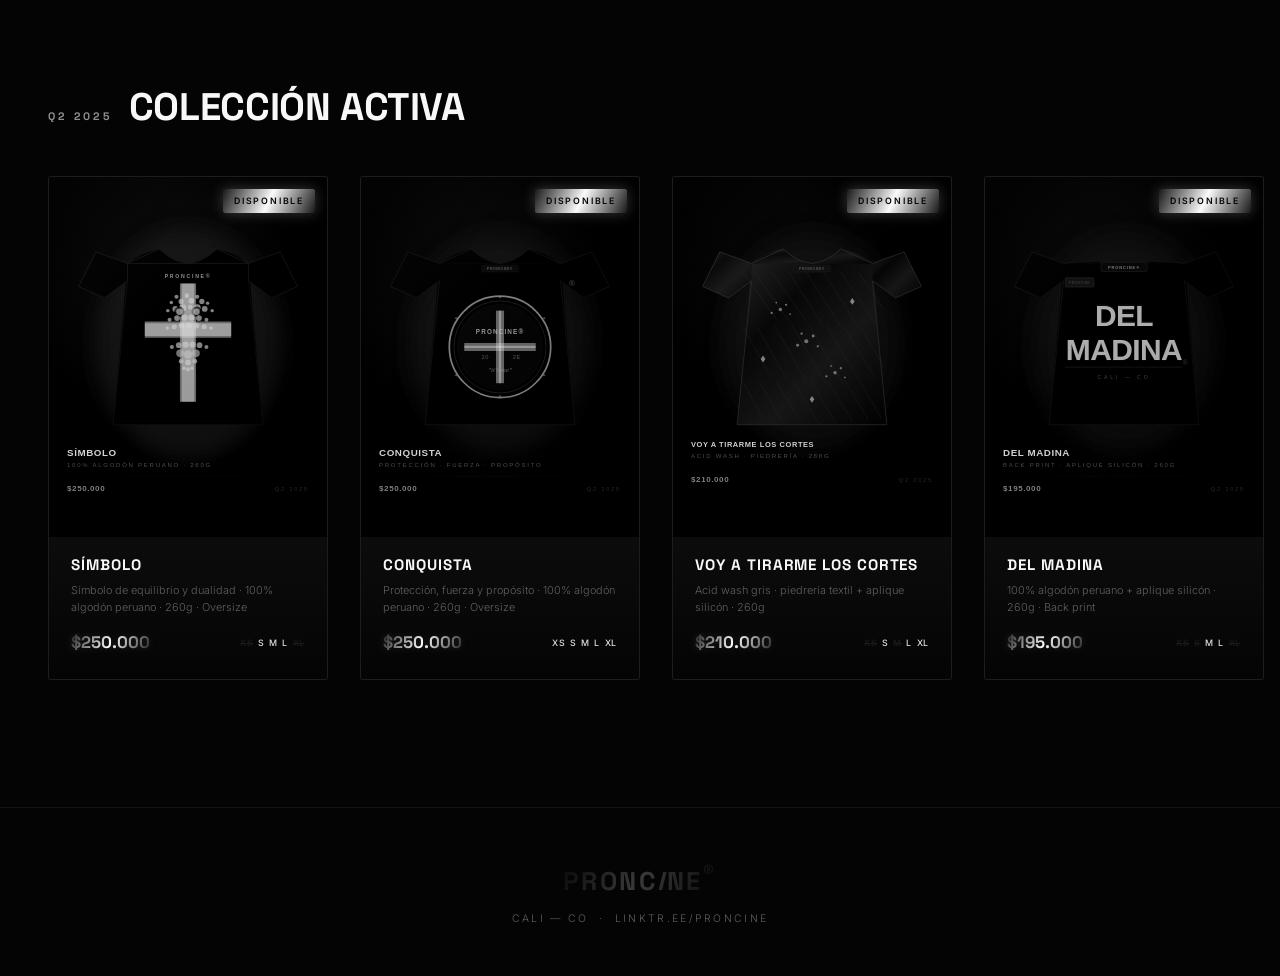
<file: proncine/index.html>
<!DOCTYPE html>
<html lang="es">
<head>
  <meta charset="UTF-8"/>
  <meta name="viewport" content="width=device-width,initial-scale=1.0"/>
  <title>PRONCINE — Drops Trimestrales</title>
  <link rel="preconnect" href="https://fonts.googleapis.com"/>
  <link rel="preconnect" href="https://fonts.gstatic.com" crossorigin/>
  <link href="https://fonts.googleapis.com/css2?family=Space+Grotesk:wght@300;400;500;700&family=Inter:wght@300;400;500&display=swap" rel="stylesheet"/>
  <link rel="stylesheet" href="css/style.css"/>
</head>
<body>

  <!-- ── HERO ─────────────────────── -->
  <section id="hero">
    <div class="hero-grain"></div>
    <div class="hero-grid"></div>
    <div class="hero-glow"></div>
    <div class="hero-arch"></div>
    <div class="hero-ghost">PRONCINE</div>
    <div class="hero-content">
      <div class="logo-wrap">
        <span class="logo-text">PRONC<span class="logo-i">I</span>NE<sup>®</sup></span>
      </div>
      <p class="hero-tagline">DROP TRIMESTRAL &nbsp;·&nbsp; EDICIÓN LIMITADA &nbsp;·&nbsp; ONE OF ONE</p>
      <div class="scroll-indicator"><span></span></div>
    </div>
  </section>

  <!-- ── CAMPAIGNS ─────────────────── -->
  <div id="campaigns-wrapper"></div>

  <!-- ── IMPACT STRIP ───────────────── -->
  <section id="impact">
    <div class="impact-inner">
      <div class="stat-block">
        <span class="stat-num" data-target="6">0</span>
        <span class="stat-label">DROPS REALIZADOS</span>
      </div>
      <div class="stat-divider"></div>
      <div class="stat-block">
        <span class="stat-num" data-target="312">0</span>
        <span class="stat-label">PIEZAS LANZADAS</span>
      </div>
      <div class="stat-divider"></div>
      <div class="stat-block">
        <span class="stat-num" data-target="47" data-suffix="min">0</span>
        <span class="stat-label">SELL-OUT MÁS RÁPIDO</span>
      </div>
      <div class="stat-divider"></div>
      <div class="stat-block">
        <span class="stat-num" data-target="180" data-suffix="K">0</span>
        <span class="stat-label">ALCANCE COMUNIDAD</span>
      </div>
    </div>
  </section>

  <!-- ── CATALOG ────────────────────── -->
  <section id="catalog">
    <div class="catalog-header">
      <span class="catalog-season">Q2 2025</span>
      <h2 class="catalog-title">COLECCIÓN ACTIVA</h2>
    </div>
    <div class="catalog-track-wrap">
      <div class="catalog-track" id="catalogTrack"></div>
    </div>
  </section>

  <!-- ── FOOTER ─────────────────────── -->
  <footer id="footer">
    <span class="footer-logo">PRONC<span class="logo-i">I</span>NE<sup>®</sup></span>
    <p class="footer-sub">Cali — Co &nbsp;·&nbsp; linktr.ee/proncine</p>
  </footer>

  <script src="js/data.js"></script>
  <script src="js/animations.js"></script>
  <script src="js/catalog.js"></script>
</body>
</html>
</file>
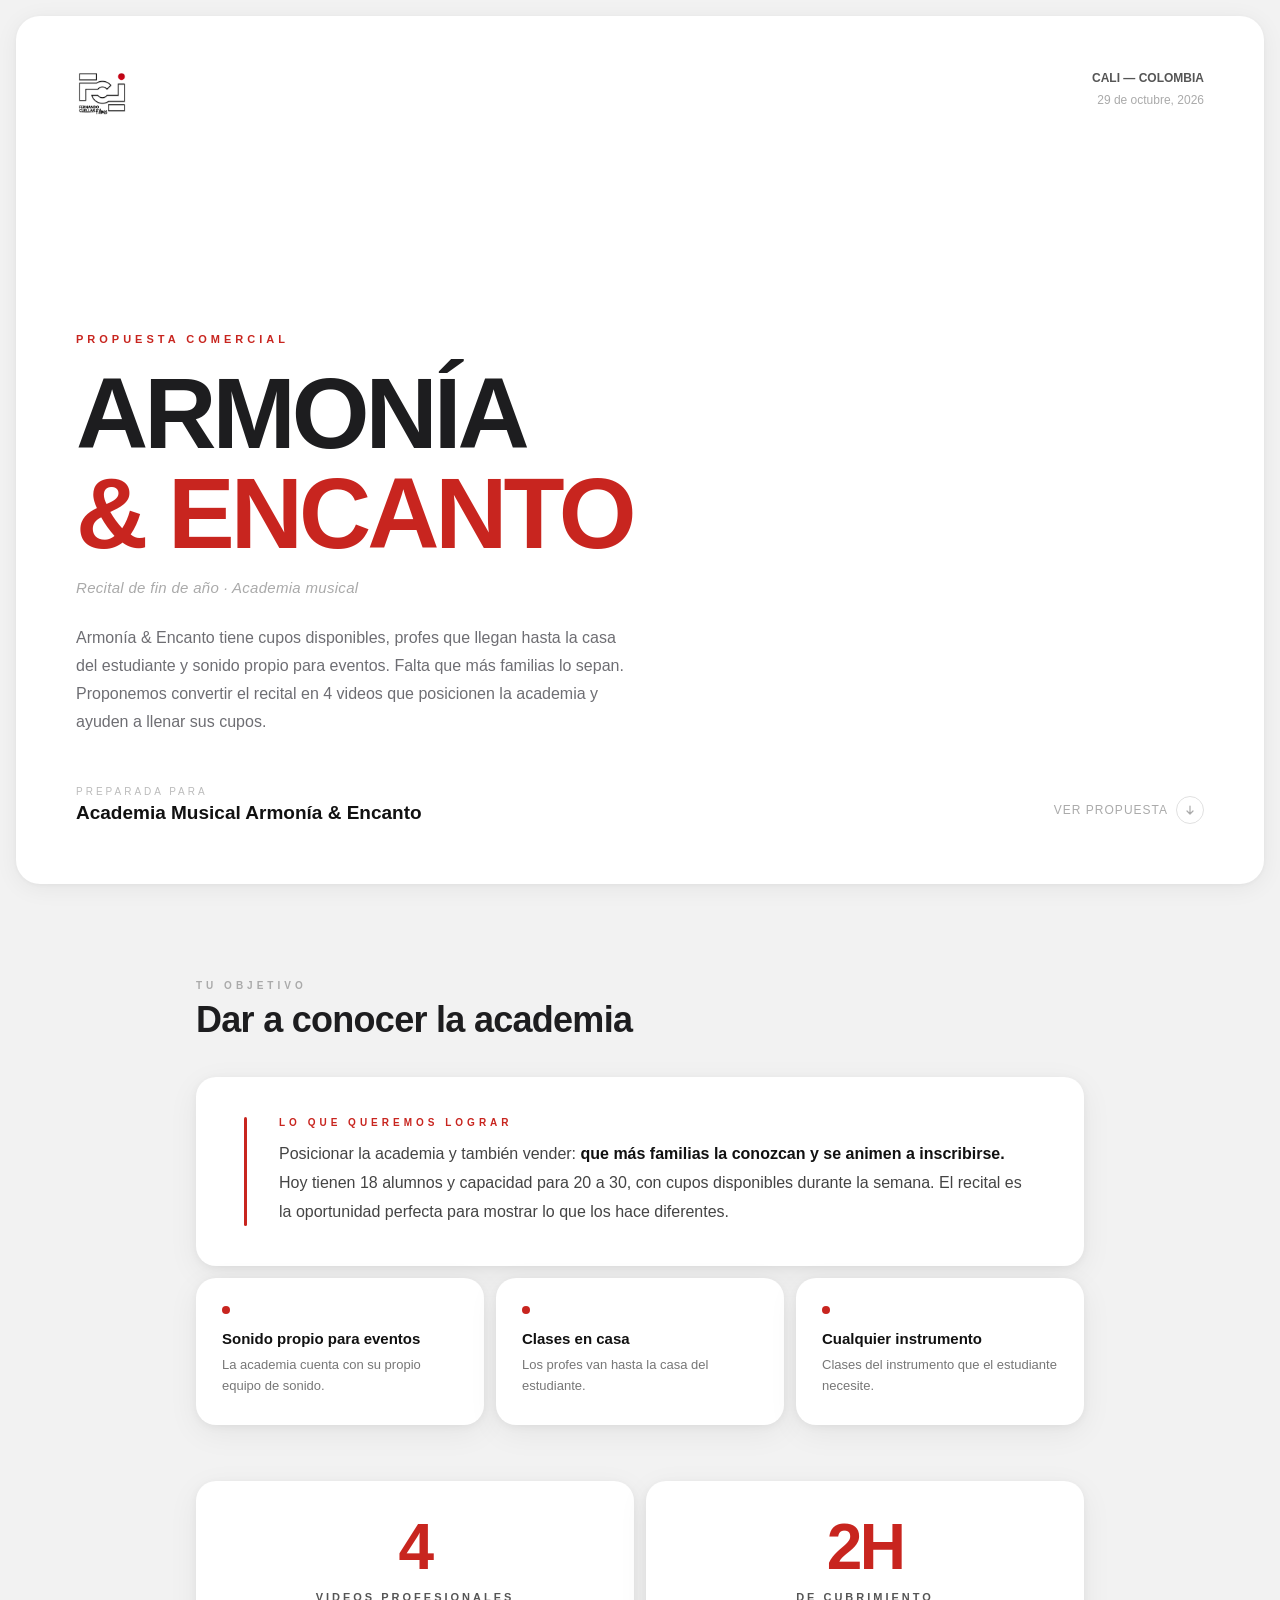
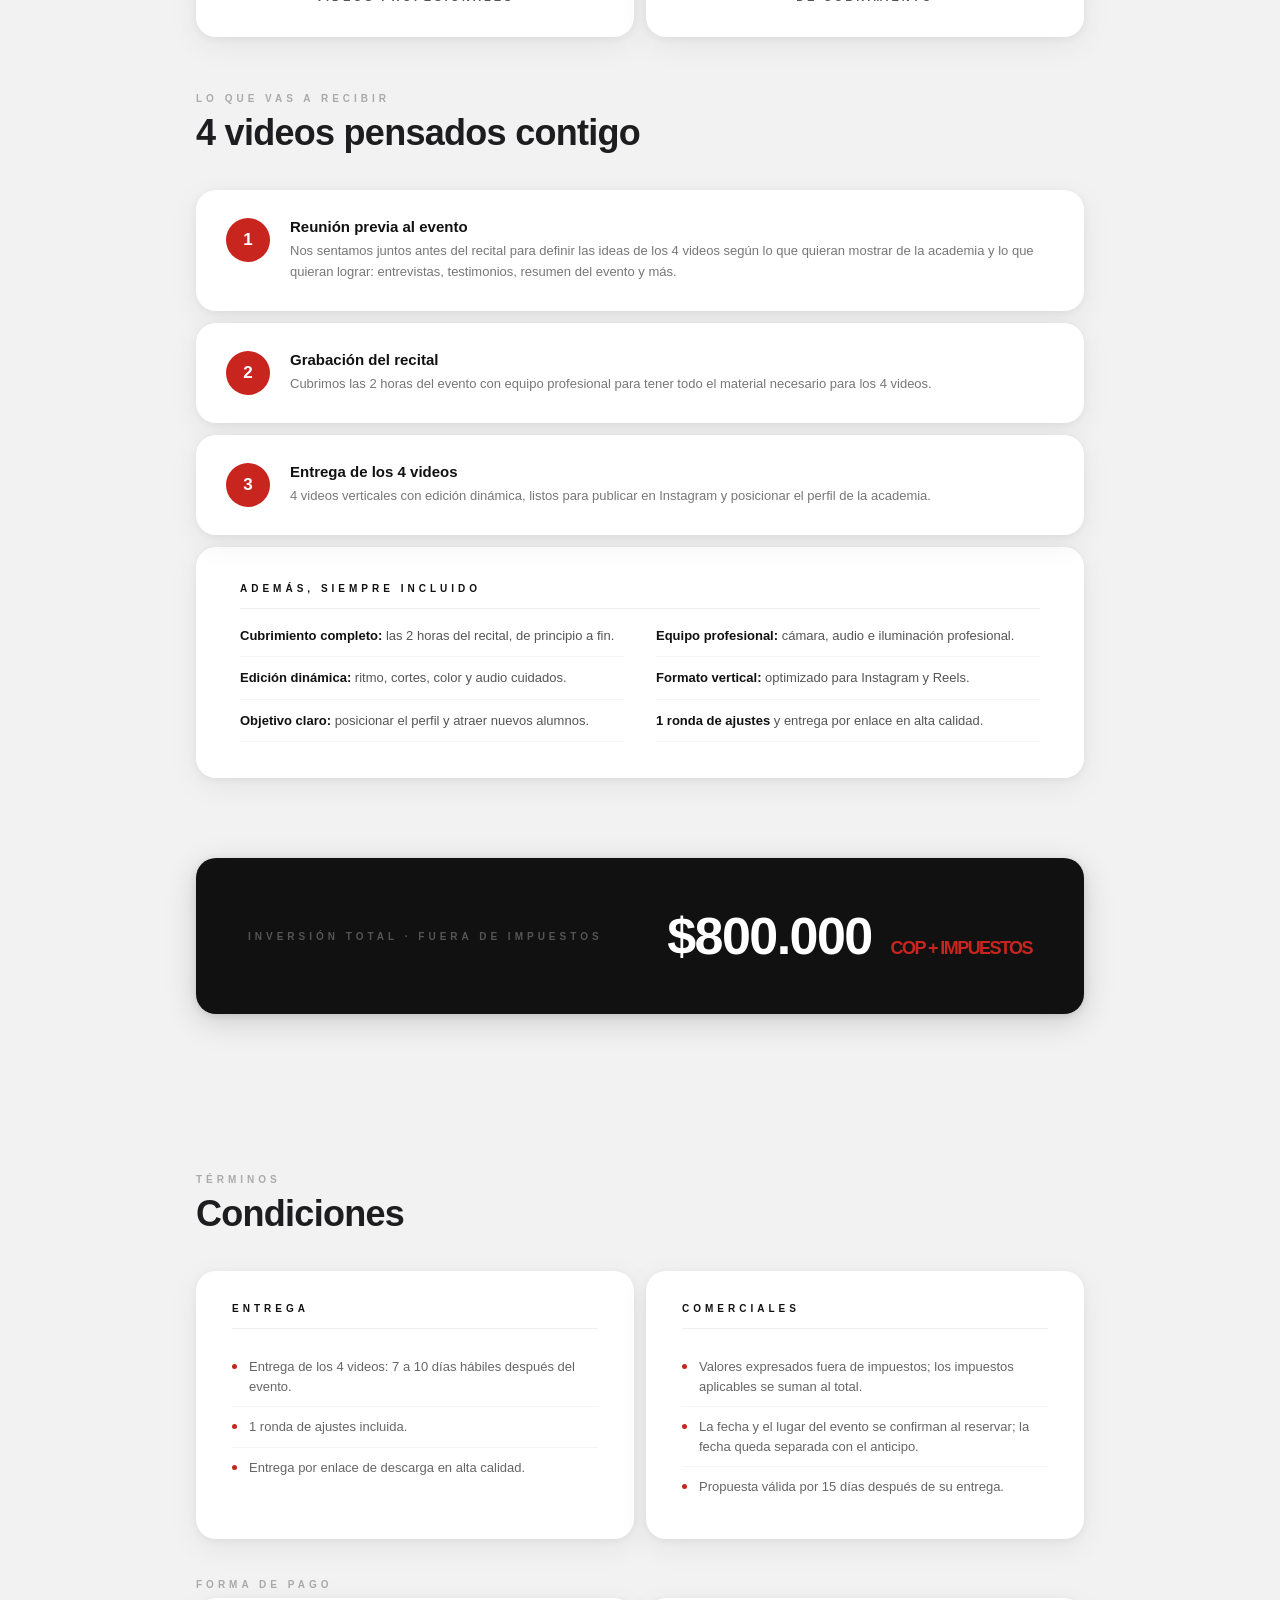
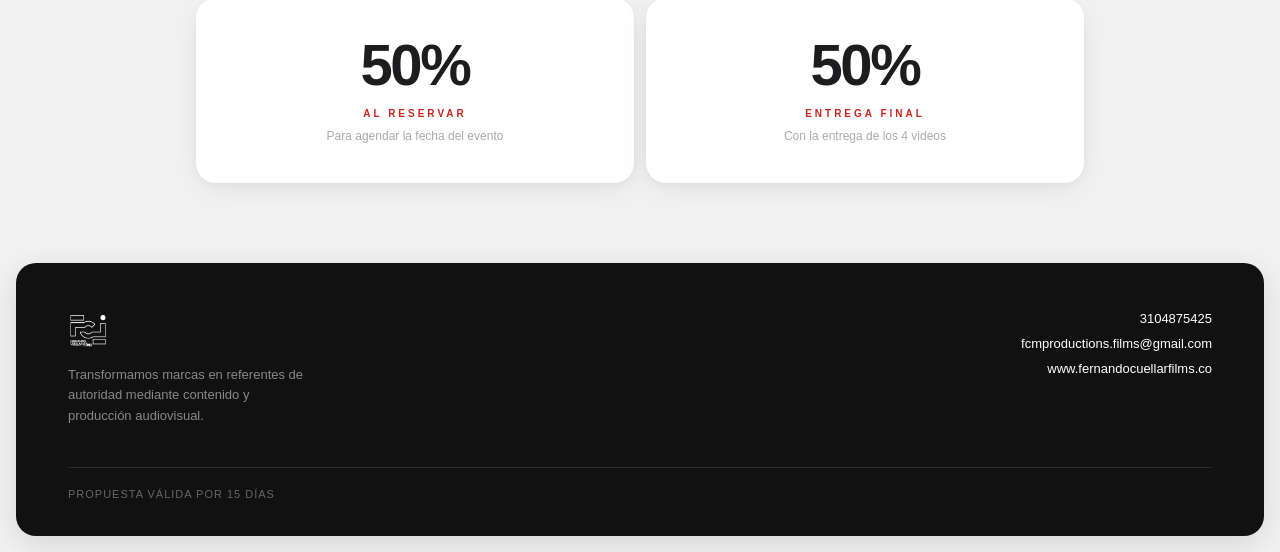
<file: propuestas/academia-armonia-encanto-4-videos/index.html>
<!DOCTYPE html>
<html lang="es">
<head>
<meta charset="UTF-8">
<meta name="viewport" content="width=device-width, initial-scale=1.0">
<title>Propuesta para Academia Armonía &amp; Encanto</title>
<meta property="og:title" content="Propuesta para Academia Armonía &amp; Encanto">
<meta property="og:description" content="Plan de 4 videos para posicionar la academia y atraer nuevos alumnos — FCM Producciones.">
<meta property="og:type" content="website">
<style>
* { margin:0; padding:0; box-sizing:border-box; }
html { scroll-behavior:smooth; }
body {
  background:#f2f2f2;
  color:#1d1d1f;
  font-family:-apple-system, 'SF Pro Display', 'Helvetica Neue', Arial, sans-serif;
  -webkit-font-smoothing:antialiased;
  overflow-x:hidden;
}

.reveal {
  opacity:1; transform:none;
}
.d1{transition-delay:.06s} .d2{transition-delay:.12s} .d3{transition-delay:.18s} .d4{transition-delay:.24s}

/* ── HERO ── */
.hero {
  background:#fff;
  border-radius:24px;
  margin:16px;
  padding:52px 60px 60px;
  box-shadow:0 4px 24px rgba(0,0,0,0.06), 0 1px 4px rgba(0,0,0,0.04);
  display:flex; flex-direction:column; min-height:calc(100vh - 32px);
  justify-content:space-between;
}

.hero-top {
  display:flex; justify-content:space-between; align-items:flex-start;
  animation:fadeIn 0.8s ease both;
}
.hero-logo img { height:52px; }
.hero-date { text-align:right; font-size:12px; color:#aaa; line-height:1.8; }
.hero-date strong { color:#555; font-weight:600; display:block; }

.hero-body { flex:1; display:flex; flex-direction:column; justify-content:flex-end; padding-top:60px; }

.hero-label {
  font-size:11px; letter-spacing:4px; color:#C8251F; font-weight:600;
  margin-bottom:18px;
  animation:fadeUp 0.7s ease 0.2s both;
}
.hero-title {
  font-size:clamp(56px, 10vw, 100px);
  font-weight:800;
  line-height:1.0; letter-spacing:-0.04em;
  animation:fadeUp 0.7s ease 0.35s both;
}
.hero-title .t1 { display:block; color:#1d1d1f; }
.hero-title .t2 { display:block; color:#C8251F; }

.hero-sub {
  font-size:15px; color:#aaa; font-style:italic; font-weight:300;
  margin-top:16px; letter-spacing:0.3px;
  animation:fadeUp 0.7s ease 0.5s both;
}
.hero-objetivo {
  font-size:16px; color:#6e6e73; font-weight:300; line-height:1.75;
  margin-top:28px; max-width:560px;
  animation:fadeUp 0.7s ease 0.62s both;
}

.hero-footer {
  display:flex; justify-content:space-between; align-items:flex-end;
  padding-top:50px;
  animation:fadeUp 0.7s ease 0.65s both;
}
.hero-client-label { font-size:10px; letter-spacing:3px; color:#bbb; margin-bottom:5px; }
.hero-client-name { font-size:19px; font-weight:700; color:#111; }

.scroll-btn {
  display:flex; align-items:center; gap:8px;
  font-size:12px; color:#aaa; letter-spacing:1px;
  cursor:pointer; transition:color 0.2s;
  border:none; background:none;
}
.scroll-btn:hover { color:#C8251F; }
.arrow { width:28px; height:28px; border-radius:50%; border:1px solid #e0e0e0; display:flex; align-items:center; justify-content:center; transition:border-color 0.2s; }
.scroll-btn:hover .arrow { border-color:#C8251F; }

@keyframes fadeUp { from{opacity:0;transform:translateY(20px)} to{opacity:1;transform:none} }
@keyframes fadeIn { from{opacity:0} to{opacity:1} }

/* ── CARDS FLOTANTES ── */
.card {
  background:#fff;
  border-radius:20px;
  box-shadow: 0 2px 8px rgba(0,0,0,0.05), 0 8px 32px rgba(0,0,0,0.06);
  transition: transform 0.35s cubic-bezier(.16,1,.3,1), box-shadow 0.35s ease;
}
.card:hover {
  transform:translateY(-4px);
  box-shadow: 0 4px 16px rgba(0,0,0,0.07), 0 20px 50px rgba(0,0,0,0.09);
}

/* ── SECCIONES ── */
.section { padding:80px 16px; max-width:920px; margin:0 auto; }

.section-label { font-size:10px; letter-spacing:4px; color:#aaa; font-weight:600; margin-bottom:8px; }
.section-title {
  font-size:36px; font-weight:700;
  color:#1d1d1f; margin-bottom:36px; letter-spacing:-0.02em;
}

/* ── OBJETIVO ── */
.objetivo-card {
  padding:44px 48px;
  display:grid; grid-template-columns:3px 1fr; gap:32px; align-items:start;
}
.objetivo-line { background:#C8251F; border-radius:2px; align-self:stretch; }
.objetivo-text { font-size:16px; line-height:1.85; color:#444; font-weight:300; }
.objetivo-text em { font-style:italic; color:#111; font-weight:400; }

/* ── SERVICIOS ── */
.servicios-list { display:flex; flex-direction:column; gap:12px; }
.servicio-card {
  padding:30px 36px;
  display:grid; grid-template-columns:64px 1fr auto;
  gap:24px; align-items:start;
}
.servicio-num {
  font-size:36px; font-weight:800;
  letter-spacing:-0.02em; color:#e8e8e8; line-height:1;
}
.servicio-nombre { font-size:15px; font-weight:700; color:#111; margin-bottom:7px; letter-spacing:0.1px; }
.servicio-desc { font-size:13px; color:#888; line-height:1.6; font-weight:300; }
.servicio-precio {
  font-family:'Bebas Neue', sans-serif; font-size:22px;
  color:#C8251F; white-space:nowrap; padding-top:2px;
}

/* ── TOTAL ── */
.total-card {
  background:#111; border-radius:20px;
  padding:48px 52px;
  display:flex; justify-content:space-between; align-items:center;
  box-shadow: 0 8px 32px rgba(0,0,0,0.15), 0 2px 8px rgba(0,0,0,0.1);
  transition: transform 0.35s cubic-bezier(.16,1,.3,1), box-shadow 0.35s ease;
}
.total-card:hover {
  transform:translateY(-4px);
  box-shadow: 0 20px 60px rgba(0,0,0,0.2), 0 4px 16px rgba(0,0,0,0.12);
}
.total-label { font-size:10px; letter-spacing:4px; color:#555; font-weight:600; }
.total-valor { font-size:52px; font-weight:800; color:#fff; letter-spacing:-0.03em; }
.total-valor span { font-size:18px; color:#C8251F; margin-left:6px; }

/* ── CONDICIONES ── */
.cond-grid { display:grid; grid-template-columns:1fr 1fr; gap:12px; margin-bottom:12px; }
@media(max-width:600px){.cond-grid{grid-template-columns:1fr;}}

.cond-card { padding:32px 36px; }
.cond-titulo { font-size:10px; letter-spacing:4px; color:#111; font-weight:700; margin-bottom:18px; padding-bottom:14px; border-bottom:1px solid #f0f0f0; }
.cond-lista { list-style:none; }
.cond-lista li {
  font-size:13px; color:#666; font-weight:300;
  padding:10px 0; border-bottom:1px solid #f5f5f5;
  line-height:1.5; display:flex; gap:12px; align-items:flex-start;
}
.cond-lista li:last-child { border-bottom:none; }
.cond-dot { width:5px; height:5px; background:#C8251F; border-radius:50%; flex-shrink:0; margin-top:7px; }

/* ── PAGO ── */
.pago-grid { display:grid; grid-template-columns:repeat(3,1fr); gap:12px; }
@media(max-width:580px){.pago-grid{grid-template-columns:1fr;}}
.pago-card { padding:38px 28px; text-align:center; }
.pago-pct {
  font-size:58px; font-weight:800;
  color:#1d1d1f; display:block; line-height:1; letter-spacing:-0.04em;
}
.pago-momento { font-size:10px; letter-spacing:3px; color:#C8251F; font-weight:600; margin-top:14px; margin-bottom:8px; }
.pago-desc { font-size:12px; color:#aaa; line-height:1.5; font-weight:300; }

/* ── RECOMENDACIÓN ── */
.rec-card { padding:32px 40px; display:grid; grid-template-columns:3px 1fr; gap:28px; }
.rec-line { background:#e0e0e0; border-radius:2px; }
.rec-label { font-size:10px; letter-spacing:3px; color:#aaa; font-weight:600; margin-bottom:8px; }
.rec-text { font-size:13px; color:#888; line-height:1.7; font-weight:300; }

/* ── FOOTER ── */
.footer-card {
  background:#111; border-radius:20px;
  margin:0 16px 16px;
  padding:48px 52px 36px;
  box-shadow: 0 8px 32px rgba(0,0,0,0.12);
}
.footer-top { display:flex; justify-content:space-between; align-items:flex-start; margin-bottom:40px; }
.footer-logo img { height:40px; filter:brightness(0) invert(1); }
.footer-tagline { font-size:13px; color:#888; font-weight:300; margin-top:10px; max-width:240px; line-height:1.6; }
.footer-contacts { display:flex; flex-direction:column; gap:10px; text-align:right; }
.footer-contacts span { font-size:13px; color:#aaa; }
.footer-contacts span strong { color:#fff; font-weight:500; }
.footer-bottom { border-top:1px solid #2a2a2a; padding-top:20px; font-size:11px; color:#666; letter-spacing:1px; }

/* ── LLAMATIVO ── */
.nums-grid { display:grid; grid-template-columns:repeat(3,1fr); gap:12px; margin-bottom:56px; }
.num-card { padding:34px 20px; text-align:center; }
.num-big { font-size:64px; font-weight:800; color:#C8251F; letter-spacing:-0.04em; line-height:1; display:block; }
.num-txt { font-size:11px; letter-spacing:3px; color:#555; font-weight:600; margin-top:12px; display:block; }
.videos-grid { display:grid; grid-template-columns:1fr 1fr; gap:12px; }
@media(max-width:640px){.videos-grid,.nums-grid{grid-template-columns:1fr;}}
.video-card { padding:28px 30px; display:flex; gap:20px; align-items:flex-start; }
.video-n {
  min-width:44px; height:44px; border-radius:50%; background:#C8251F; color:#fff;
  font-size:17px; font-weight:800; display:flex; align-items:center; justify-content:center;
}
.video-t { font-size:15px; font-weight:700; color:#111; margin-bottom:6px; }
.video-d { font-size:13px; color:#777; line-height:1.6; font-weight:300; }
.incluye-card { padding:36px 44px; margin-top:12px; }
.incluye-titulo { font-size:10px; letter-spacing:4px; color:#111; font-weight:700; margin-bottom:6px; padding-bottom:14px; border-bottom:1px solid #f0f0f0; }
.incluye-grid { display:grid; grid-template-columns:1fr 1fr; gap:0 32px; }
@media(max-width:640px){.incluye-grid{grid-template-columns:1fr;}}
.incluye-grid .item { font-size:13px; color:#555; padding:11px 0; border-bottom:1px solid #f5f5f5; line-height:1.5; }
.incluye-grid .item b { color:#111; font-weight:600; }

.obj-card { padding:40px 48px; display:grid; grid-template-columns:3px 1fr; gap:32px; margin-bottom:12px; }
.obj-line { background:#C8251F; border-radius:2px; }
.obj-label { font-size:10px; letter-spacing:4px; color:#C8251F; font-weight:700; margin-bottom:12px; }
.obj-text { font-size:16px; line-height:1.8; color:#444; font-weight:300; }
.obj-text strong { color:#111; font-weight:600; }
.dif-grid { display:grid; grid-template-columns:repeat(3,1fr); gap:12px; margin-bottom:56px; }
@media(max-width:640px){.dif-grid{grid-template-columns:1fr;}}
.dif-card { padding:28px 26px; }
.dif-t { font-size:15px; font-weight:700; color:#111; margin-bottom:8px; }
.dif-d { font-size:13px; color:#777; line-height:1.6; font-weight:300; }
.dif-card .dot { width:8px; height:8px; background:#C8251F; border-radius:50%; margin-bottom:16px; }
</style>
</head>
<body>

<!-- HERO -->
<div class="hero">
  <div class="hero-top">
    <div class="hero-logo"><img src="[data-uri]" alt="Fernando Cuellar Films"></div>
    <div class="hero-date">
      <strong>CALI — COLOMBIA</strong>
      29 de octubre, 2026
    </div>
  </div>
  <div class="hero-body">
    <div class="hero-label">PROPUESTA COMERCIAL</div>
    <h1 class="hero-title">
      <span class="t1">ARMONÍA</span>
      <span class="t2">&amp; ENCANTO</span>
    </h1>
    <p class="hero-sub">Recital de fin de año · Academia musical</p>
    <p class="hero-objetivo">
      Armonía &amp; Encanto tiene cupos disponibles, profes que llegan hasta la casa del estudiante y
      sonido propio para eventos. Falta que más familias lo sepan. Proponemos convertir el recital
      en 4 videos que posicionen la academia y ayuden a llenar sus cupos.
    </p>

    <div class="hero-footer">
      <div>
        <div class="hero-client-label">PREPARADA PARA</div>
        <div class="hero-client-name">Academia Musical Armonía &amp; Encanto</div>
      </div>
      <button class="scroll-btn" onclick="document.getElementById('servicios').scrollIntoView({behavior:'smooth'})">
        VER PROPUESTA
        <div class="arrow">
          <svg width="12" height="12" viewBox="0 0 12 12" fill="none">
            <path d="M6 2v8M3 7l3 3 3-3" stroke="currentColor" stroke-width="1.2" stroke-linecap="round" stroke-linejoin="round"/>
          </svg>
        </div>
      </button>
    </div>
  </div>
</div>

<!-- SERVICIOS -->
<div class="section" id="servicios">
  <div class="section-label">TU OBJETIVO</div>
  <div class="section-title">Dar a conocer la academia</div>
  <div class="card obj-card">
    <div class="obj-line"></div>
    <div>
      <div class="obj-label">LO QUE QUEREMOS LOGRAR</div>
      <div class="obj-text">
        Posicionar la academia y también vender: <strong>que más familias la conozcan y se animen a inscribirse.</strong>
        Hoy tienen 18 alumnos y capacidad para 20 a 30, con cupos disponibles durante la semana.
        El recital es la oportunidad perfecta para mostrar lo que los hace diferentes.
      </div>
    </div>
  </div>
  <div class="dif-grid" style="margin-top:12px">
    <div class="card dif-card"><div class="dot"></div><div class="dif-t">Sonido propio para eventos</div><div class="dif-d">La academia cuenta con su propio equipo de sonido.</div></div>
    <div class="card dif-card"><div class="dot"></div><div class="dif-t">Clases en casa</div><div class="dif-d">Los profes van hasta la casa del estudiante.</div></div>
    <div class="card dif-card"><div class="dot"></div><div class="dif-t">Cualquier instrumento</div><div class="dif-d">Clases del instrumento que el estudiante necesite.</div></div>
  </div>

  <div class="nums-grid" style="grid-template-columns:repeat(2,1fr)">
    <div class="card num-card"><span class="num-big">4</span><span class="num-txt">VIDEOS PROFESIONALES</span></div>
    <div class="card num-card"><span class="num-big">2H</span><span class="num-txt">DE CUBRIMIENTO</span></div>
  </div>

  <div class="section-label">LO QUE VAS A RECIBIR</div>
  <div class="section-title">4 videos pensados contigo</div>
  <div class="videos-grid" style="grid-template-columns:1fr">
    <div class="card video-card">
      <div class="video-n">1</div>
      <div><div class="video-t">Reunión previa al evento</div><div class="video-d">Nos sentamos juntos antes del recital para definir las ideas de los 4 videos según lo que quieran mostrar de la academia y lo que quieran lograr: entrevistas, testimonios, resumen del evento y más.</div></div>
    </div>
    <div class="card video-card">
      <div class="video-n">2</div>
      <div><div class="video-t">Grabación del recital</div><div class="video-d">Cubrimos las 2 horas del evento con equipo profesional para tener todo el material necesario para los 4 videos.</div></div>
    </div>
    <div class="card video-card">
      <div class="video-n">3</div>
      <div><div class="video-t">Entrega de los 4 videos</div><div class="video-d">4 videos verticales con edición dinámica, listos para publicar en Instagram y posicionar el perfil de la academia.</div></div>
    </div>
  </div>

  <div class="card incluye-card">
    <div class="incluye-titulo">ADEMÁS, SIEMPRE INCLUIDO</div>
    <div class="incluye-grid">
      <div class="item"><b>Cubrimiento completo:</b> las 2 horas del recital, de principio a fin.</div>
      <div class="item"><b>Equipo profesional:</b> cámara, audio e iluminación profesional.</div>
      <div class="item"><b>Edición dinámica:</b> ritmo, cortes, color y audio cuidados.</div>
      <div class="item"><b>Formato vertical:</b> optimizado para Instagram y Reels.</div>
      <div class="item"><b>Objetivo claro:</b> posicionar el perfil y atraer nuevos alumnos.</div>
      <div class="item"><b>1 ronda de ajustes</b> y entrega por enlace en alta calidad.</div>
    </div>
  </div>
</div>

<!-- TOTAL -->
<div class="section" style="padding-top:0">
  <div class="total-card">
    <div class="total-label">INVERSIÓN TOTAL · FUERA DE IMPUESTOS</div>
    <div class="total-valor">$800.000 <span>COP + IMPUESTOS</span></div>
  </div>
</div>

<!-- CONDICIONES -->
<div class="section" id="condiciones">
  <div class="section-label">TÉRMINOS</div>
  <div class="section-title">Condiciones</div>
  <div class="cond-grid">
    <div class="card cond-card">
      <div class="cond-titulo">ENTREGA</div>
      <ul class="cond-lista">
        <li><span class="cond-dot"></span>Entrega de los 4 videos: 7 a 10 días hábiles después del evento.</li>
        <li><span class="cond-dot"></span>1 ronda de ajustes incluida.</li>
        <li><span class="cond-dot"></span>Entrega por enlace de descarga en alta calidad.</li>
      </ul>
    </div>
    <div class="card cond-card">
      <div class="cond-titulo">COMERCIALES</div>
      <ul class="cond-lista">
        <li><span class="cond-dot"></span>Valores expresados fuera de impuestos; los impuestos aplicables se suman al total.</li>
        <li><span class="cond-dot"></span>La fecha y el lugar del evento se confirman al reservar; la fecha queda separada con el anticipo.</li>
        <li><span class="cond-dot"></span>Propuesta válida por 15 días después de su entrega.</li>
      </ul>
    </div>
  </div>

  <div class="section-label" style="margin-top:40px">FORMA DE PAGO</div>
  <div class="pago-grid" style="grid-template-columns:repeat(2,1fr)">
    <div class="card pago-card">
      <span class="pago-pct">50%</span>
      <div class="pago-momento">AL RESERVAR</div>
      <div class="pago-desc">Para agendar la fecha del evento</div>
    </div>
    <div class="card pago-card">
      <span class="pago-pct">50%</span>
      <div class="pago-momento">ENTREGA FINAL</div>
      <div class="pago-desc">Con la entrega de los 4 videos</div>
    </div>
  </div>
</div>

<!-- FOOTER -->
<div class="footer-card">
  <div class="footer-top">
    <div>
      <div class="footer-logo"><img src="[data-uri]" alt="Fernando Cuellar Films"></div>
      <div class="footer-tagline">Transformamos marcas en referentes de autoridad mediante contenido y producción audiovisual.</div>
    </div>
    <div class="footer-contacts">
      <span><strong>3104875425</strong></span>
      <span><strong>fcmproductions.films@gmail.com</strong></span>
      <span><strong>www.fernandocuellarfilms.co</strong></span>
    </div>
  </div>
  <div class="footer-bottom">PROPUESTA VÁLIDA POR 15 DÍAS</div>
</div>
</body>
</html>
</file>
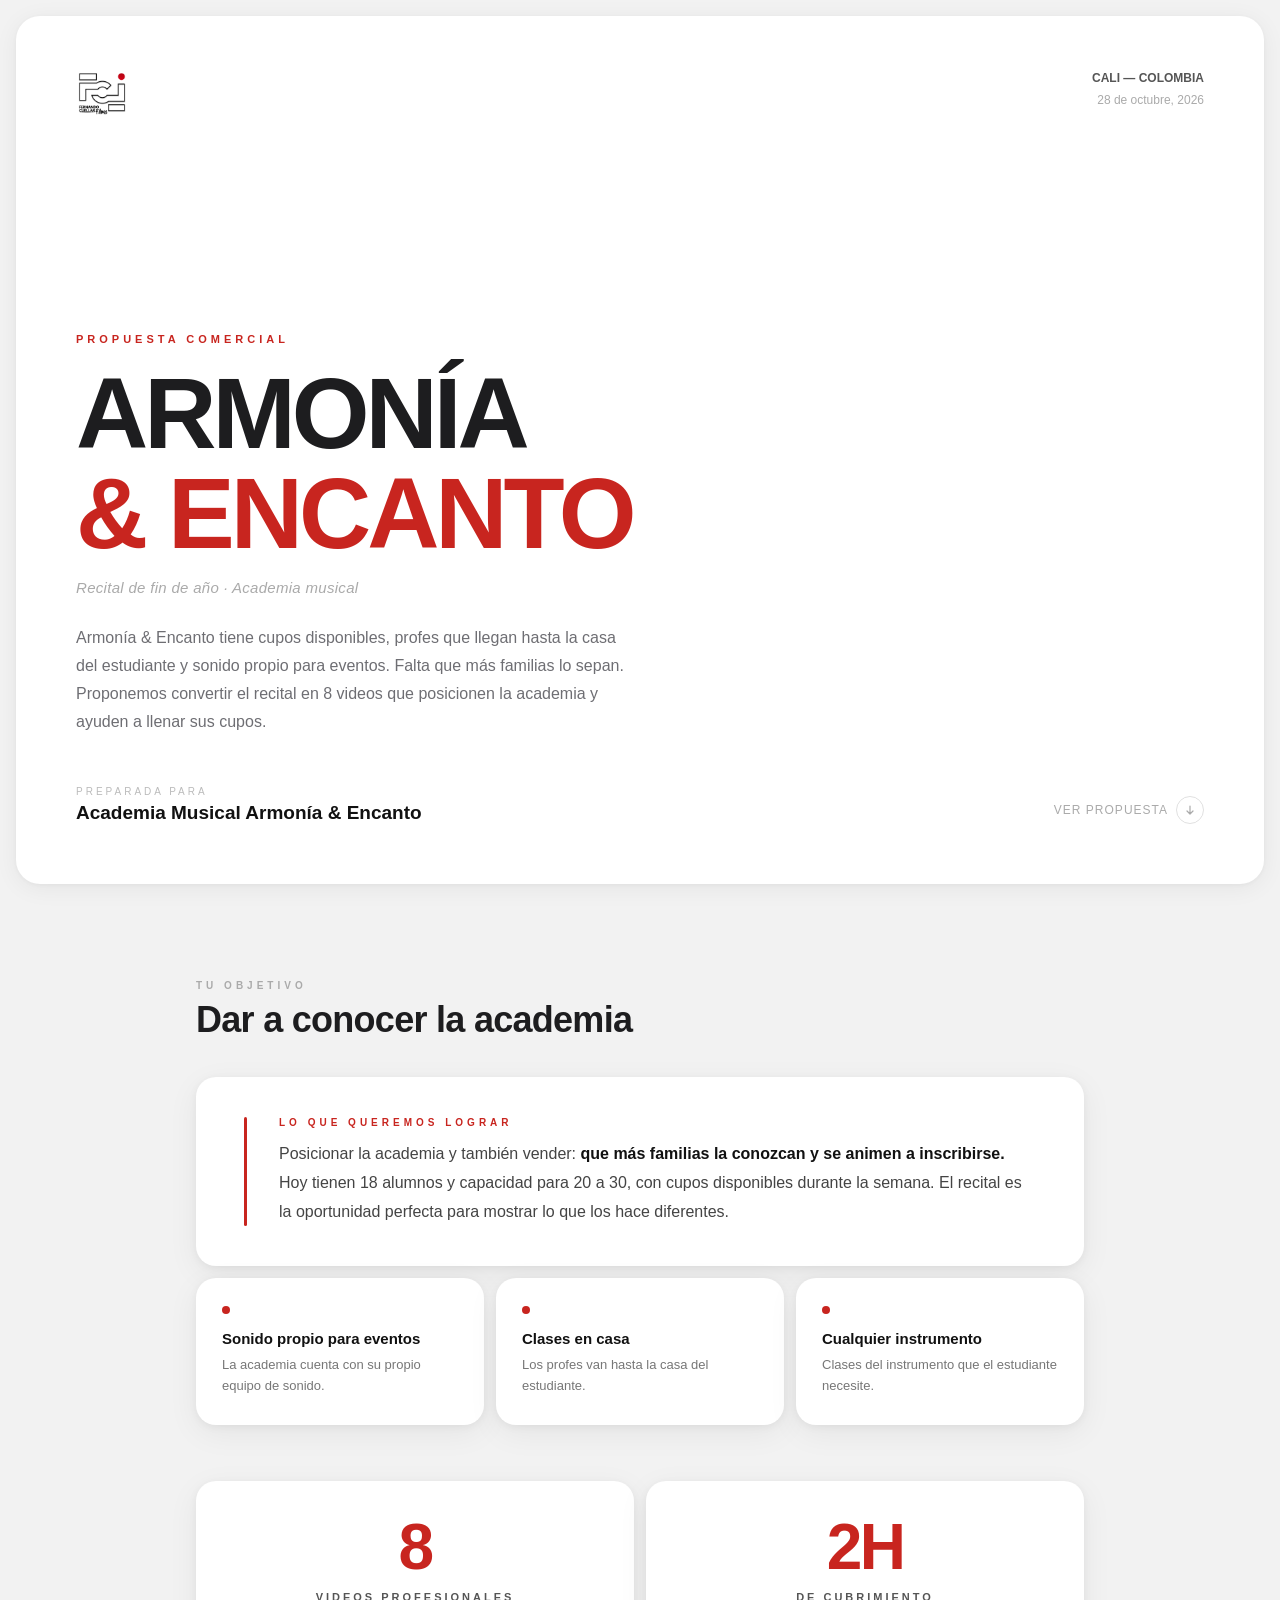
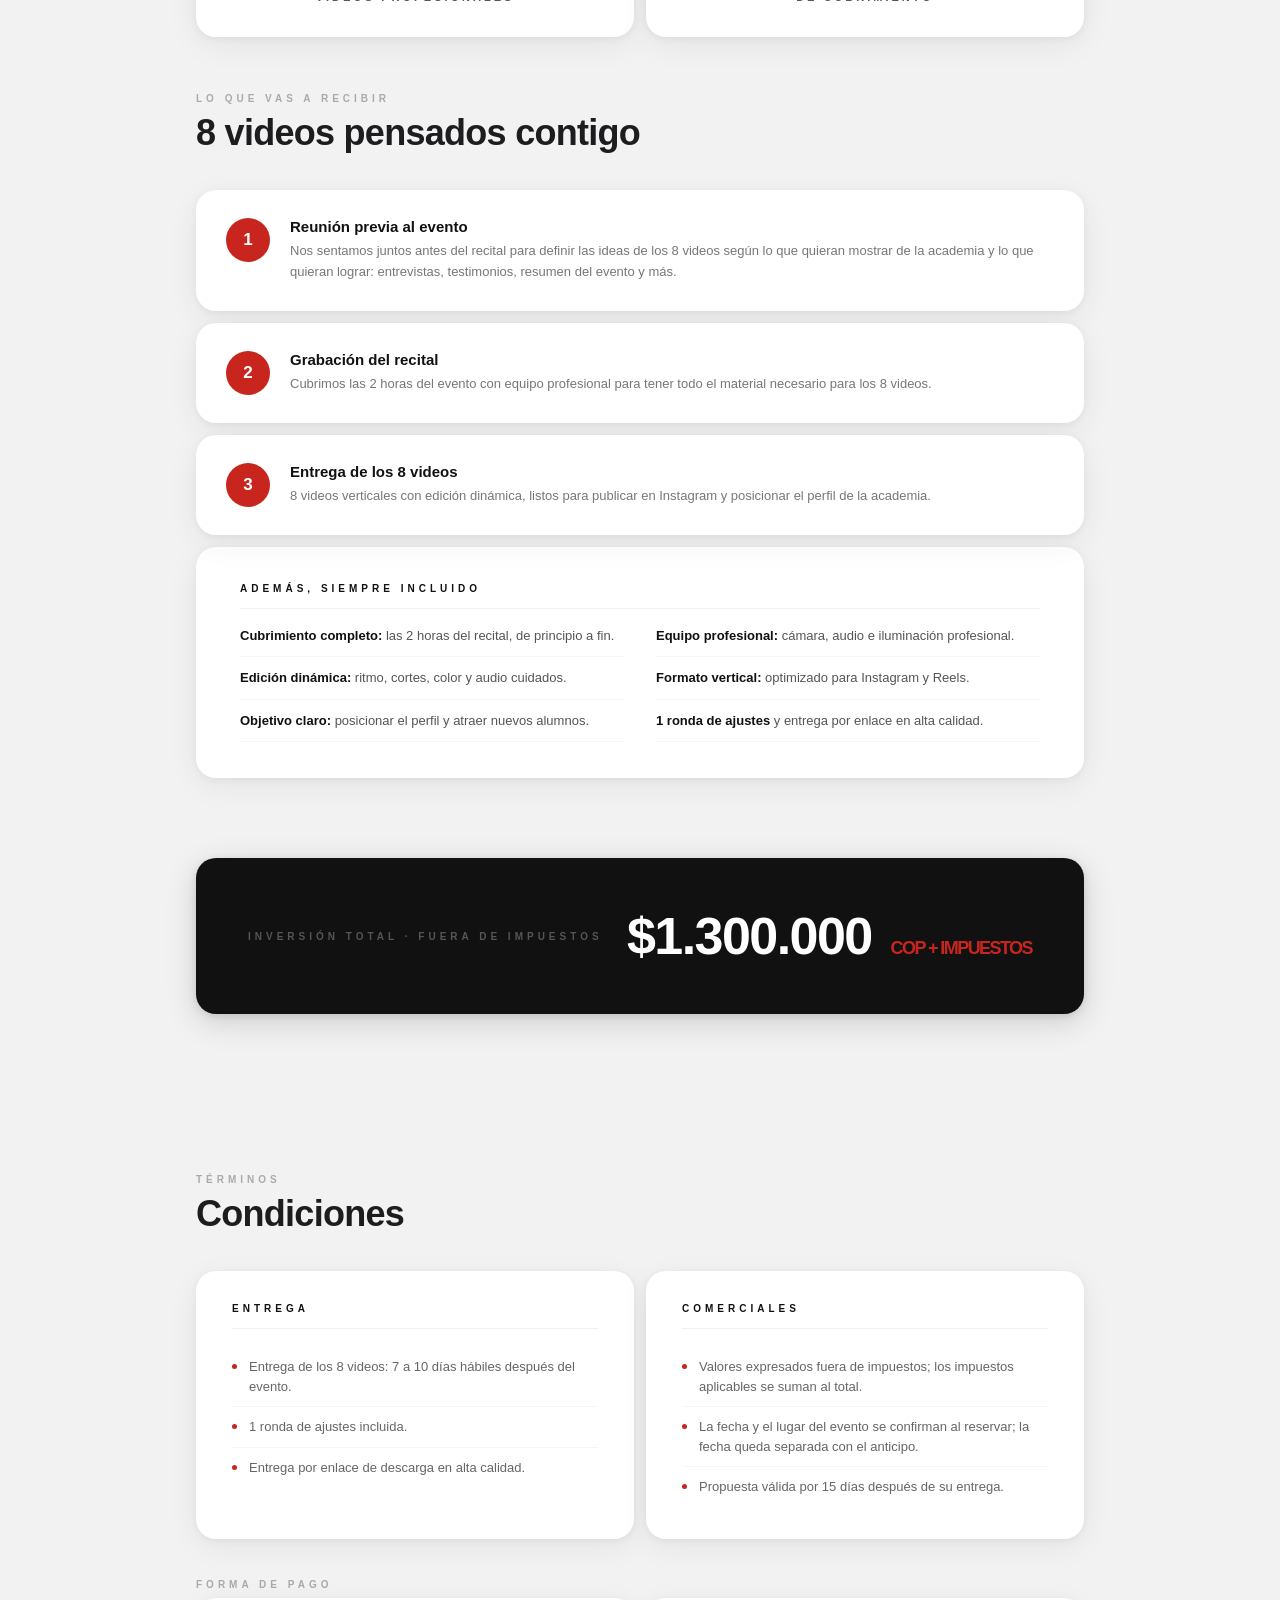
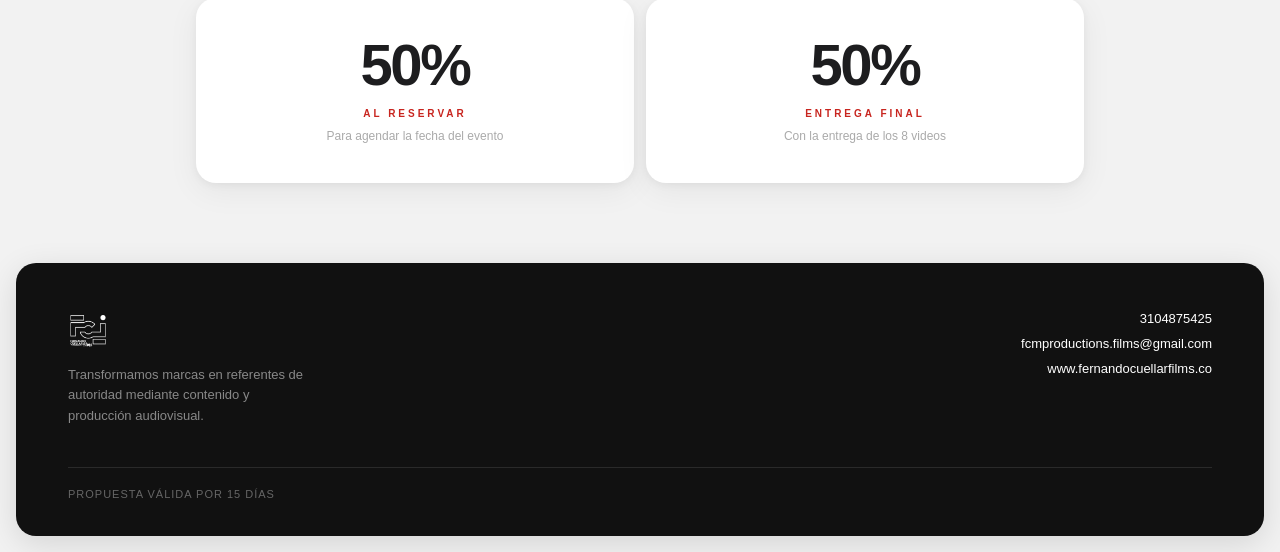
<file: propuestas/academia-armonia-encanto/index.html>
<!DOCTYPE html>
<html lang="es">
<head>
<meta charset="UTF-8">
<meta name="viewport" content="width=device-width, initial-scale=1.0">
<title>Propuesta para Academia Armonía &amp; Encanto</title>
<meta property="og:title" content="Propuesta para Academia Armonía &amp; Encanto">
<meta property="og:description" content="Plan de 8 videos para posicionar la academia y atraer nuevos alumnos — FCM Producciones.">
<meta property="og:type" content="website">
<style>
* { margin:0; padding:0; box-sizing:border-box; }
html { scroll-behavior:smooth; }
body {
  background:#f2f2f2;
  color:#1d1d1f;
  font-family:-apple-system, 'SF Pro Display', 'Helvetica Neue', Arial, sans-serif;
  -webkit-font-smoothing:antialiased;
  overflow-x:hidden;
}

.reveal {
  opacity:1; transform:none;
}
.d1{transition-delay:.06s} .d2{transition-delay:.12s} .d3{transition-delay:.18s} .d4{transition-delay:.24s}

/* ── HERO ── */
.hero {
  background:#fff;
  border-radius:24px;
  margin:16px;
  padding:52px 60px 60px;
  box-shadow:0 4px 24px rgba(0,0,0,0.06), 0 1px 4px rgba(0,0,0,0.04);
  display:flex; flex-direction:column; min-height:calc(100vh - 32px);
  justify-content:space-between;
}

.hero-top {
  display:flex; justify-content:space-between; align-items:flex-start;
  animation:fadeIn 0.8s ease both;
}
.hero-logo img { height:52px; }
.hero-date { text-align:right; font-size:12px; color:#aaa; line-height:1.8; }
.hero-date strong { color:#555; font-weight:600; display:block; }

.hero-body { flex:1; display:flex; flex-direction:column; justify-content:flex-end; padding-top:60px; }

.hero-label {
  font-size:11px; letter-spacing:4px; color:#C8251F; font-weight:600;
  margin-bottom:18px;
  animation:fadeUp 0.7s ease 0.2s both;
}
.hero-title {
  font-size:clamp(56px, 10vw, 100px);
  font-weight:800;
  line-height:1.0; letter-spacing:-0.04em;
  animation:fadeUp 0.7s ease 0.35s both;
}
.hero-title .t1 { display:block; color:#1d1d1f; }
.hero-title .t2 { display:block; color:#C8251F; }

.hero-sub {
  font-size:15px; color:#aaa; font-style:italic; font-weight:300;
  margin-top:16px; letter-spacing:0.3px;
  animation:fadeUp 0.7s ease 0.5s both;
}
.hero-objetivo {
  font-size:16px; color:#6e6e73; font-weight:300; line-height:1.75;
  margin-top:28px; max-width:560px;
  animation:fadeUp 0.7s ease 0.62s both;
}

.hero-footer {
  display:flex; justify-content:space-between; align-items:flex-end;
  padding-top:50px;
  animation:fadeUp 0.7s ease 0.65s both;
}
.hero-client-label { font-size:10px; letter-spacing:3px; color:#bbb; margin-bottom:5px; }
.hero-client-name { font-size:19px; font-weight:700; color:#111; }

.scroll-btn {
  display:flex; align-items:center; gap:8px;
  font-size:12px; color:#aaa; letter-spacing:1px;
  cursor:pointer; transition:color 0.2s;
  border:none; background:none;
}
.scroll-btn:hover { color:#C8251F; }
.arrow { width:28px; height:28px; border-radius:50%; border:1px solid #e0e0e0; display:flex; align-items:center; justify-content:center; transition:border-color 0.2s; }
.scroll-btn:hover .arrow { border-color:#C8251F; }

@keyframes fadeUp { from{opacity:0;transform:translateY(20px)} to{opacity:1;transform:none} }
@keyframes fadeIn { from{opacity:0} to{opacity:1} }

/* ── CARDS FLOTANTES ── */
.card {
  background:#fff;
  border-radius:20px;
  box-shadow: 0 2px 8px rgba(0,0,0,0.05), 0 8px 32px rgba(0,0,0,0.06);
  transition: transform 0.35s cubic-bezier(.16,1,.3,1), box-shadow 0.35s ease;
}
.card:hover {
  transform:translateY(-4px);
  box-shadow: 0 4px 16px rgba(0,0,0,0.07), 0 20px 50px rgba(0,0,0,0.09);
}

/* ── SECCIONES ── */
.section { padding:80px 16px; max-width:920px; margin:0 auto; }

.section-label { font-size:10px; letter-spacing:4px; color:#aaa; font-weight:600; margin-bottom:8px; }
.section-title {
  font-size:36px; font-weight:700;
  color:#1d1d1f; margin-bottom:36px; letter-spacing:-0.02em;
}

/* ── OBJETIVO ── */
.objetivo-card {
  padding:44px 48px;
  display:grid; grid-template-columns:3px 1fr; gap:32px; align-items:start;
}
.objetivo-line { background:#C8251F; border-radius:2px; align-self:stretch; }
.objetivo-text { font-size:16px; line-height:1.85; color:#444; font-weight:300; }
.objetivo-text em { font-style:italic; color:#111; font-weight:400; }

/* ── SERVICIOS ── */
.servicios-list { display:flex; flex-direction:column; gap:12px; }
.servicio-card {
  padding:30px 36px;
  display:grid; grid-template-columns:64px 1fr auto;
  gap:24px; align-items:start;
}
.servicio-num {
  font-size:36px; font-weight:800;
  letter-spacing:-0.02em; color:#e8e8e8; line-height:1;
}
.servicio-nombre { font-size:15px; font-weight:700; color:#111; margin-bottom:7px; letter-spacing:0.1px; }
.servicio-desc { font-size:13px; color:#888; line-height:1.6; font-weight:300; }
.servicio-precio {
  font-family:'Bebas Neue', sans-serif; font-size:22px;
  color:#C8251F; white-space:nowrap; padding-top:2px;
}

/* ── TOTAL ── */
.total-card {
  background:#111; border-radius:20px;
  padding:48px 52px;
  display:flex; justify-content:space-between; align-items:center;
  box-shadow: 0 8px 32px rgba(0,0,0,0.15), 0 2px 8px rgba(0,0,0,0.1);
  transition: transform 0.35s cubic-bezier(.16,1,.3,1), box-shadow 0.35s ease;
}
.total-card:hover {
  transform:translateY(-4px);
  box-shadow: 0 20px 60px rgba(0,0,0,0.2), 0 4px 16px rgba(0,0,0,0.12);
}
.total-label { font-size:10px; letter-spacing:4px; color:#555; font-weight:600; }
.total-valor { font-size:52px; font-weight:800; color:#fff; letter-spacing:-0.03em; }
.total-valor span { font-size:18px; color:#C8251F; margin-left:6px; }

/* ── CONDICIONES ── */
.cond-grid { display:grid; grid-template-columns:1fr 1fr; gap:12px; margin-bottom:12px; }
@media(max-width:600px){.cond-grid{grid-template-columns:1fr;}}

.cond-card { padding:32px 36px; }
.cond-titulo { font-size:10px; letter-spacing:4px; color:#111; font-weight:700; margin-bottom:18px; padding-bottom:14px; border-bottom:1px solid #f0f0f0; }
.cond-lista { list-style:none; }
.cond-lista li {
  font-size:13px; color:#666; font-weight:300;
  padding:10px 0; border-bottom:1px solid #f5f5f5;
  line-height:1.5; display:flex; gap:12px; align-items:flex-start;
}
.cond-lista li:last-child { border-bottom:none; }
.cond-dot { width:5px; height:5px; background:#C8251F; border-radius:50%; flex-shrink:0; margin-top:7px; }

/* ── PAGO ── */
.pago-grid { display:grid; grid-template-columns:repeat(3,1fr); gap:12px; }
@media(max-width:580px){.pago-grid{grid-template-columns:1fr;}}
.pago-card { padding:38px 28px; text-align:center; }
.pago-pct {
  font-size:58px; font-weight:800;
  color:#1d1d1f; display:block; line-height:1; letter-spacing:-0.04em;
}
.pago-momento { font-size:10px; letter-spacing:3px; color:#C8251F; font-weight:600; margin-top:14px; margin-bottom:8px; }
.pago-desc { font-size:12px; color:#aaa; line-height:1.5; font-weight:300; }

/* ── RECOMENDACIÓN ── */
.rec-card { padding:32px 40px; display:grid; grid-template-columns:3px 1fr; gap:28px; }
.rec-line { background:#e0e0e0; border-radius:2px; }
.rec-label { font-size:10px; letter-spacing:3px; color:#aaa; font-weight:600; margin-bottom:8px; }
.rec-text { font-size:13px; color:#888; line-height:1.7; font-weight:300; }

/* ── FOOTER ── */
.footer-card {
  background:#111; border-radius:20px;
  margin:0 16px 16px;
  padding:48px 52px 36px;
  box-shadow: 0 8px 32px rgba(0,0,0,0.12);
}
.footer-top { display:flex; justify-content:space-between; align-items:flex-start; margin-bottom:40px; }
.footer-logo img { height:40px; filter:brightness(0) invert(1); }
.footer-tagline { font-size:13px; color:#888; font-weight:300; margin-top:10px; max-width:240px; line-height:1.6; }
.footer-contacts { display:flex; flex-direction:column; gap:10px; text-align:right; }
.footer-contacts span { font-size:13px; color:#aaa; }
.footer-contacts span strong { color:#fff; font-weight:500; }
.footer-bottom { border-top:1px solid #2a2a2a; padding-top:20px; font-size:11px; color:#666; letter-spacing:1px; }

/* ── LLAMATIVO ── */
.nums-grid { display:grid; grid-template-columns:repeat(3,1fr); gap:12px; margin-bottom:56px; }
.num-card { padding:34px 20px; text-align:center; }
.num-big { font-size:64px; font-weight:800; color:#C8251F; letter-spacing:-0.04em; line-height:1; display:block; }
.num-txt { font-size:11px; letter-spacing:3px; color:#555; font-weight:600; margin-top:12px; display:block; }
.videos-grid { display:grid; grid-template-columns:1fr 1fr; gap:12px; }
@media(max-width:640px){.videos-grid,.nums-grid{grid-template-columns:1fr;}}
.video-card { padding:28px 30px; display:flex; gap:20px; align-items:flex-start; }
.video-n {
  min-width:44px; height:44px; border-radius:50%; background:#C8251F; color:#fff;
  font-size:17px; font-weight:800; display:flex; align-items:center; justify-content:center;
}
.video-t { font-size:15px; font-weight:700; color:#111; margin-bottom:6px; }
.video-d { font-size:13px; color:#777; line-height:1.6; font-weight:300; }
.incluye-card { padding:36px 44px; margin-top:12px; }
.incluye-titulo { font-size:10px; letter-spacing:4px; color:#111; font-weight:700; margin-bottom:6px; padding-bottom:14px; border-bottom:1px solid #f0f0f0; }
.incluye-grid { display:grid; grid-template-columns:1fr 1fr; gap:0 32px; }
@media(max-width:640px){.incluye-grid{grid-template-columns:1fr;}}
.incluye-grid .item { font-size:13px; color:#555; padding:11px 0; border-bottom:1px solid #f5f5f5; line-height:1.5; }
.incluye-grid .item b { color:#111; font-weight:600; }

.obj-card { padding:40px 48px; display:grid; grid-template-columns:3px 1fr; gap:32px; margin-bottom:12px; }
.obj-line { background:#C8251F; border-radius:2px; }
.obj-label { font-size:10px; letter-spacing:4px; color:#C8251F; font-weight:700; margin-bottom:12px; }
.obj-text { font-size:16px; line-height:1.8; color:#444; font-weight:300; }
.obj-text strong { color:#111; font-weight:600; }
.dif-grid { display:grid; grid-template-columns:repeat(3,1fr); gap:12px; margin-bottom:56px; }
@media(max-width:640px){.dif-grid{grid-template-columns:1fr;}}
.dif-card { padding:28px 26px; }
.dif-t { font-size:15px; font-weight:700; color:#111; margin-bottom:8px; }
.dif-d { font-size:13px; color:#777; line-height:1.6; font-weight:300; }
.dif-card .dot { width:8px; height:8px; background:#C8251F; border-radius:50%; margin-bottom:16px; }
</style>
</head>
<body>

<!-- HERO -->
<div class="hero">
  <div class="hero-top">
    <div class="hero-logo"><img src="[data-uri]" alt="Fernando Cuellar Films"></div>
    <div class="hero-date">
      <strong>CALI — COLOMBIA</strong>
      28 de octubre, 2026
    </div>
  </div>
  <div class="hero-body">
    <div class="hero-label">PROPUESTA COMERCIAL</div>
    <h1 class="hero-title">
      <span class="t1">ARMONÍA</span>
      <span class="t2">&amp; ENCANTO</span>
    </h1>
    <p class="hero-sub">Recital de fin de año · Academia musical</p>
    <p class="hero-objetivo">
      Armonía &amp; Encanto tiene cupos disponibles, profes que llegan hasta la casa del estudiante y
      sonido propio para eventos. Falta que más familias lo sepan. Proponemos convertir el recital
      en 8 videos que posicionen la academia y ayuden a llenar sus cupos.
    </p>

    <div class="hero-footer">
      <div>
        <div class="hero-client-label">PREPARADA PARA</div>
        <div class="hero-client-name">Academia Musical Armonía &amp; Encanto</div>
      </div>
      <button class="scroll-btn" onclick="document.getElementById('servicios').scrollIntoView({behavior:'smooth'})">
        VER PROPUESTA
        <div class="arrow">
          <svg width="12" height="12" viewBox="0 0 12 12" fill="none">
            <path d="M6 2v8M3 7l3 3 3-3" stroke="currentColor" stroke-width="1.2" stroke-linecap="round" stroke-linejoin="round"/>
          </svg>
        </div>
      </button>
    </div>
  </div>
</div>

<!-- SERVICIOS -->
<div class="section" id="servicios">
  <div class="section-label">TU OBJETIVO</div>
  <div class="section-title">Dar a conocer la academia</div>
  <div class="card obj-card">
    <div class="obj-line"></div>
    <div>
      <div class="obj-label">LO QUE QUEREMOS LOGRAR</div>
      <div class="obj-text">
        Posicionar la academia y también vender: <strong>que más familias la conozcan y se animen a inscribirse.</strong>
        Hoy tienen 18 alumnos y capacidad para 20 a 30, con cupos disponibles durante la semana.
        El recital es la oportunidad perfecta para mostrar lo que los hace diferentes.
      </div>
    </div>
  </div>
  <div class="dif-grid" style="margin-top:12px">
    <div class="card dif-card"><div class="dot"></div><div class="dif-t">Sonido propio para eventos</div><div class="dif-d">La academia cuenta con su propio equipo de sonido.</div></div>
    <div class="card dif-card"><div class="dot"></div><div class="dif-t">Clases en casa</div><div class="dif-d">Los profes van hasta la casa del estudiante.</div></div>
    <div class="card dif-card"><div class="dot"></div><div class="dif-t">Cualquier instrumento</div><div class="dif-d">Clases del instrumento que el estudiante necesite.</div></div>
  </div>

  <div class="nums-grid" style="grid-template-columns:repeat(2,1fr)">
    <div class="card num-card"><span class="num-big">8</span><span class="num-txt">VIDEOS PROFESIONALES</span></div>
    <div class="card num-card"><span class="num-big">2H</span><span class="num-txt">DE CUBRIMIENTO</span></div>
  </div>

  <div class="section-label">LO QUE VAS A RECIBIR</div>
  <div class="section-title">8 videos pensados contigo</div>
  <div class="videos-grid" style="grid-template-columns:1fr">
    <div class="card video-card">
      <div class="video-n">1</div>
      <div><div class="video-t">Reunión previa al evento</div><div class="video-d">Nos sentamos juntos antes del recital para definir las ideas de los 8 videos según lo que quieran mostrar de la academia y lo que quieran lograr: entrevistas, testimonios, resumen del evento y más.</div></div>
    </div>
    <div class="card video-card">
      <div class="video-n">2</div>
      <div><div class="video-t">Grabación del recital</div><div class="video-d">Cubrimos las 2 horas del evento con equipo profesional para tener todo el material necesario para los 8 videos.</div></div>
    </div>
    <div class="card video-card">
      <div class="video-n">3</div>
      <div><div class="video-t">Entrega de los 8 videos</div><div class="video-d">8 videos verticales con edición dinámica, listos para publicar en Instagram y posicionar el perfil de la academia.</div></div>
    </div>
  </div>

  <div class="card incluye-card">
    <div class="incluye-titulo">ADEMÁS, SIEMPRE INCLUIDO</div>
    <div class="incluye-grid">
      <div class="item"><b>Cubrimiento completo:</b> las 2 horas del recital, de principio a fin.</div>
      <div class="item"><b>Equipo profesional:</b> cámara, audio e iluminación profesional.</div>
      <div class="item"><b>Edición dinámica:</b> ritmo, cortes, color y audio cuidados.</div>
      <div class="item"><b>Formato vertical:</b> optimizado para Instagram y Reels.</div>
      <div class="item"><b>Objetivo claro:</b> posicionar el perfil y atraer nuevos alumnos.</div>
      <div class="item"><b>1 ronda de ajustes</b> y entrega por enlace en alta calidad.</div>
    </div>
  </div>
</div>

<!-- TOTAL -->
<div class="section" style="padding-top:0">
  <div class="total-card">
    <div class="total-label">INVERSIÓN TOTAL · FUERA DE IMPUESTOS</div>
    <div class="total-valor">$1.300.000 <span>COP + IMPUESTOS</span></div>
  </div>
</div>

<!-- CONDICIONES -->
<div class="section" id="condiciones">
  <div class="section-label">TÉRMINOS</div>
  <div class="section-title">Condiciones</div>
  <div class="cond-grid">
    <div class="card cond-card">
      <div class="cond-titulo">ENTREGA</div>
      <ul class="cond-lista">
        <li><span class="cond-dot"></span>Entrega de los 8 videos: 7 a 10 días hábiles después del evento.</li>
        <li><span class="cond-dot"></span>1 ronda de ajustes incluida.</li>
        <li><span class="cond-dot"></span>Entrega por enlace de descarga en alta calidad.</li>
      </ul>
    </div>
    <div class="card cond-card">
      <div class="cond-titulo">COMERCIALES</div>
      <ul class="cond-lista">
        <li><span class="cond-dot"></span>Valores expresados fuera de impuestos; los impuestos aplicables se suman al total.</li>
        <li><span class="cond-dot"></span>La fecha y el lugar del evento se confirman al reservar; la fecha queda separada con el anticipo.</li>
        <li><span class="cond-dot"></span>Propuesta válida por 15 días después de su entrega.</li>
      </ul>
    </div>
  </div>

  <div class="section-label" style="margin-top:40px">FORMA DE PAGO</div>
  <div class="pago-grid" style="grid-template-columns:repeat(2,1fr)">
    <div class="card pago-card">
      <span class="pago-pct">50%</span>
      <div class="pago-momento">AL RESERVAR</div>
      <div class="pago-desc">Para agendar la fecha del evento</div>
    </div>
    <div class="card pago-card">
      <span class="pago-pct">50%</span>
      <div class="pago-momento">ENTREGA FINAL</div>
      <div class="pago-desc">Con la entrega de los 8 videos</div>
    </div>
  </div>
</div>

<!-- FOOTER -->
<div class="footer-card">
  <div class="footer-top">
    <div>
      <div class="footer-logo"><img src="[data-uri]" alt="Fernando Cuellar Films"></div>
      <div class="footer-tagline">Transformamos marcas en referentes de autoridad mediante contenido y producción audiovisual.</div>
    </div>
    <div class="footer-contacts">
      <span><strong>3104875425</strong></span>
      <span><strong>fcmproductions.films@gmail.com</strong></span>
      <span><strong>www.fernandocuellarfilms.co</strong></span>
    </div>
  </div>
  <div class="footer-bottom">PROPUESTA VÁLIDA POR 15 DÍAS</div>
</div>
</body>
</html>
</file>
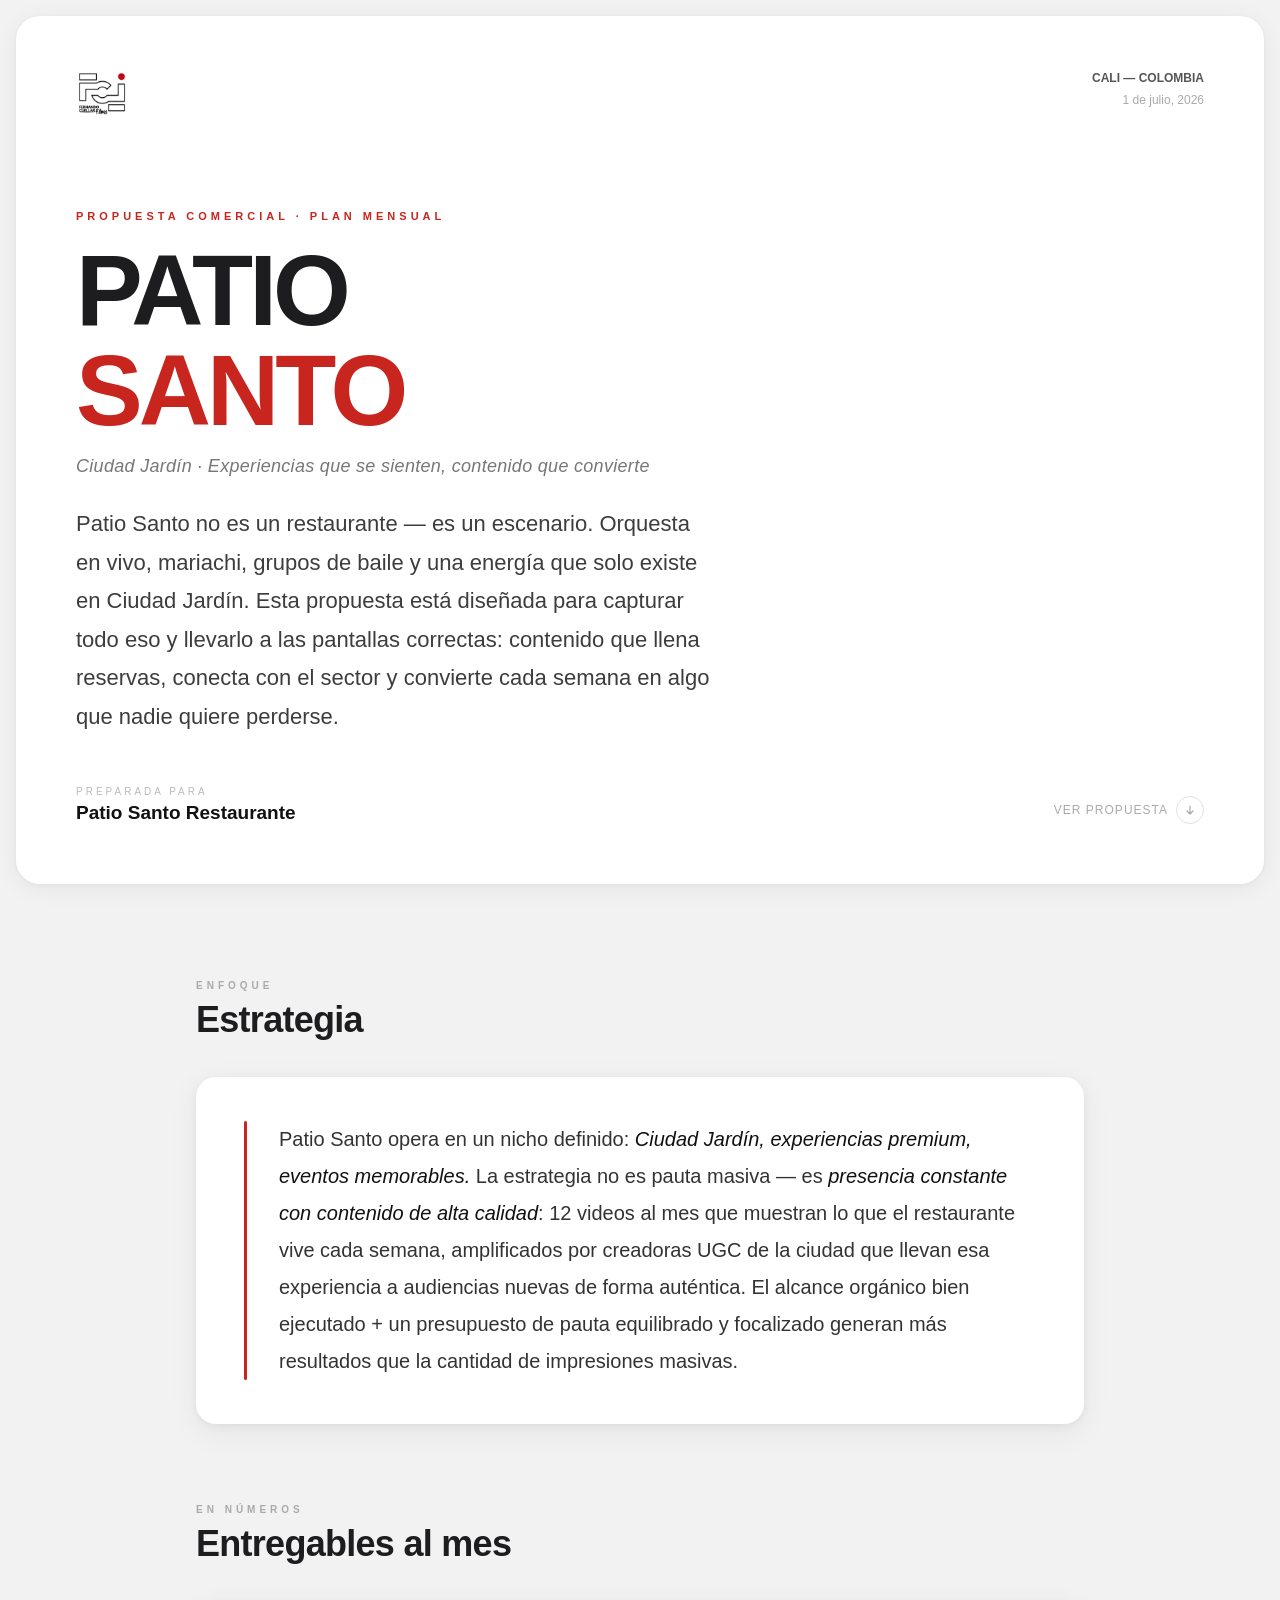
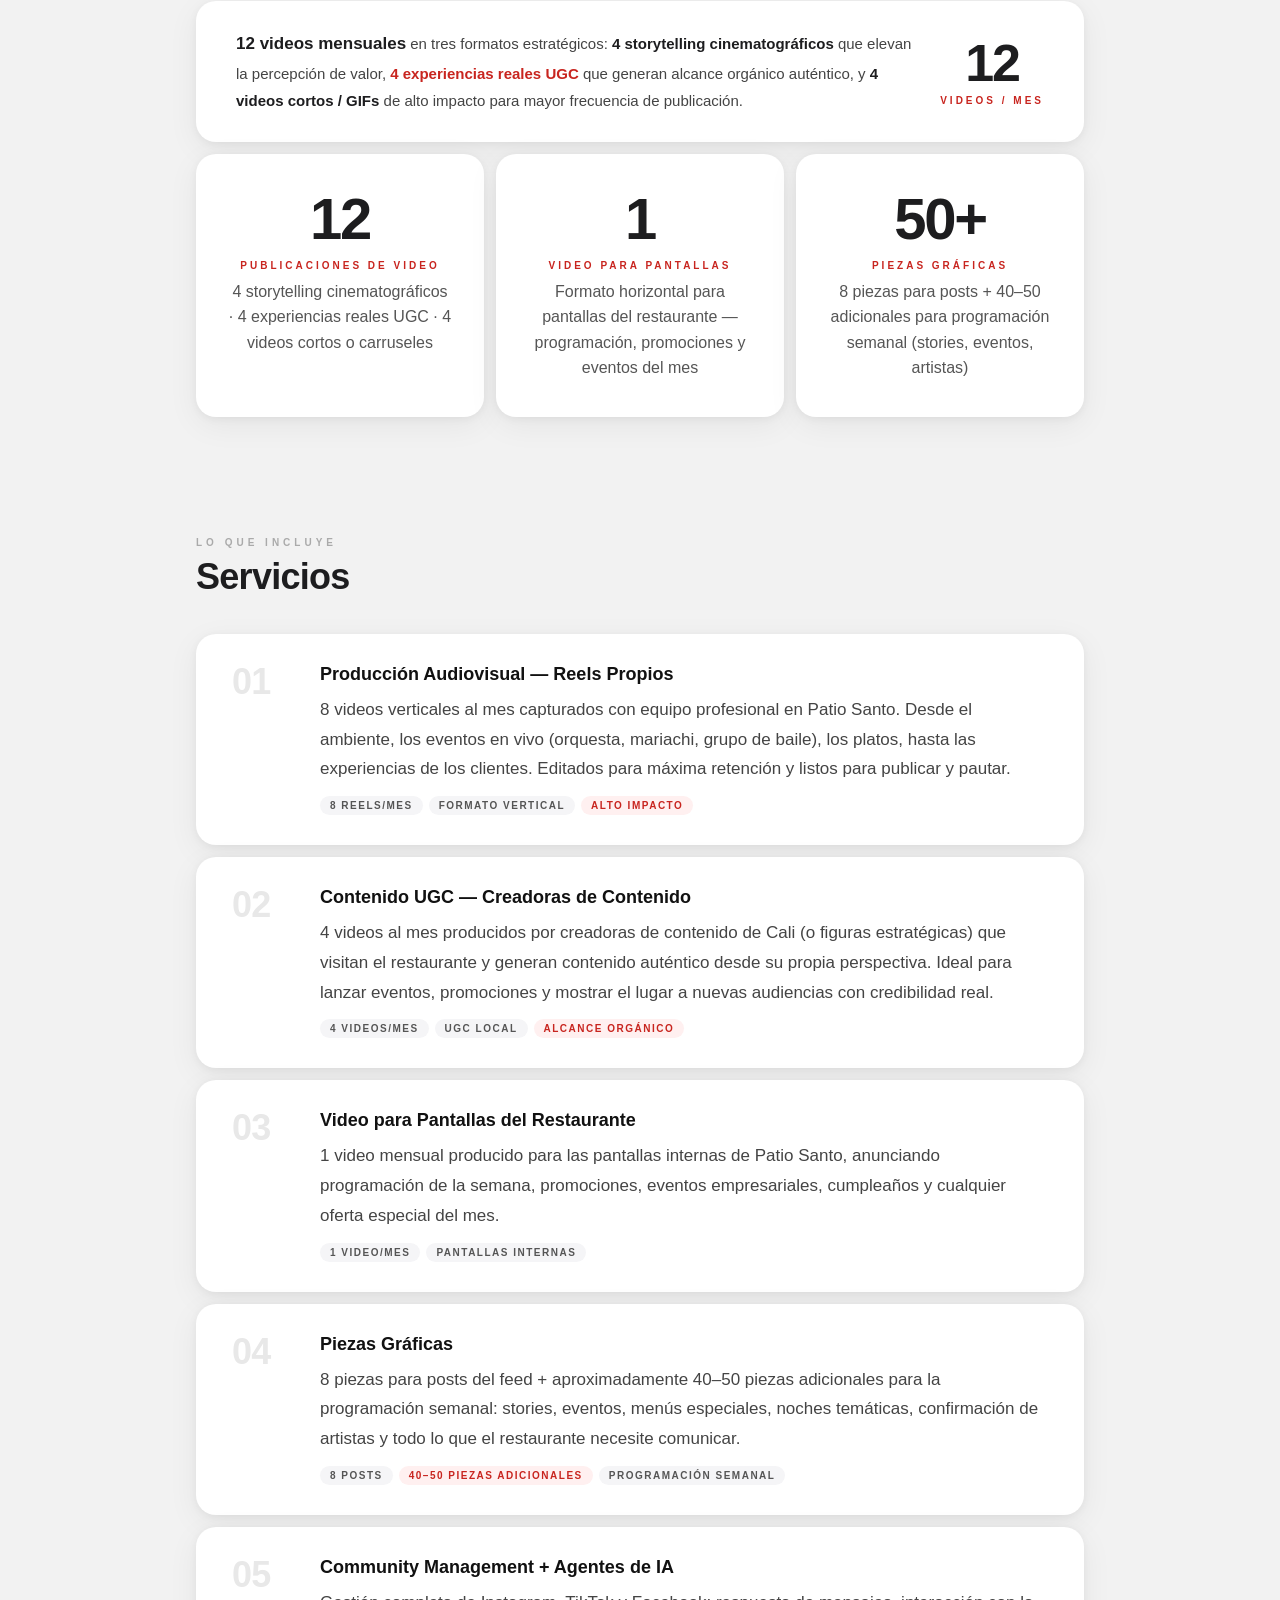
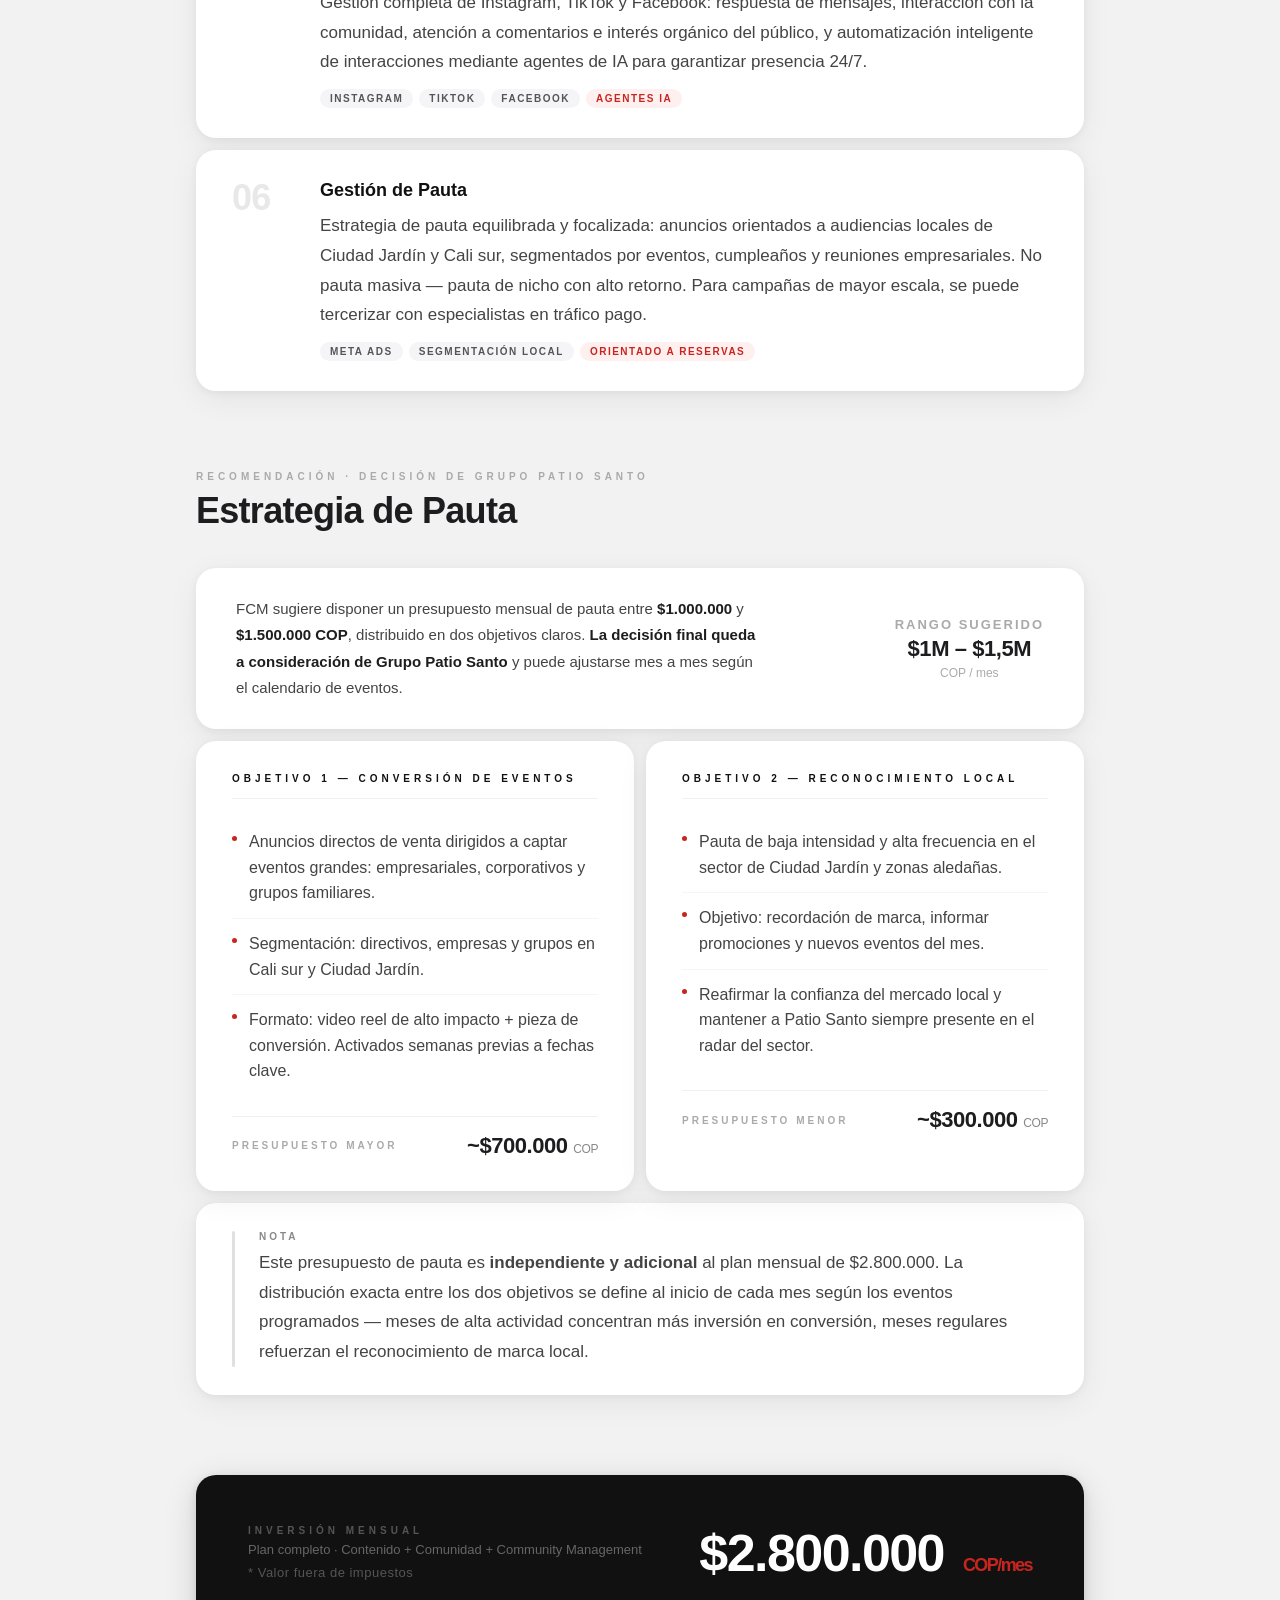
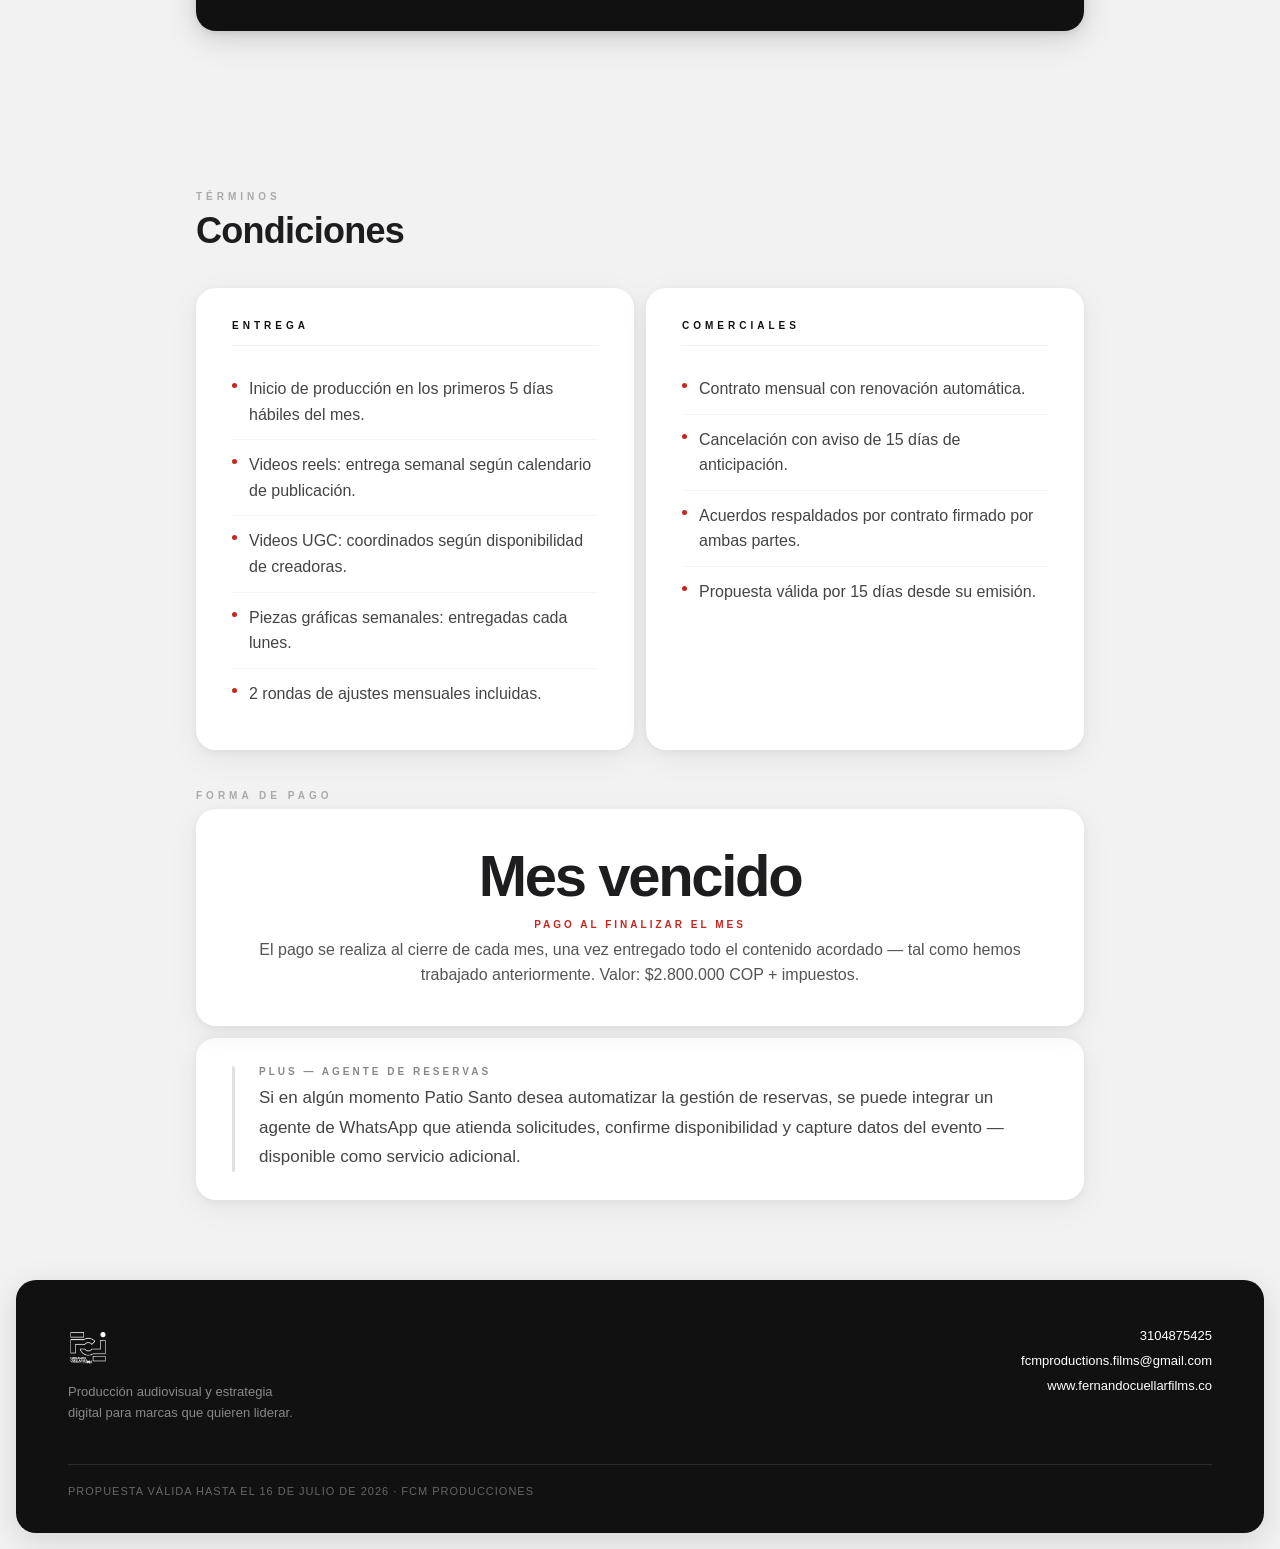
<file: propuestas/patio-santo/index.html>
<!DOCTYPE html>
<html lang="es">
<head>
<meta charset="UTF-8">
<meta name="viewport" content="width=device-width, initial-scale=1.0">
<title>Propuesta — Patio Santo</title>
<style>
* { margin:0; padding:0; box-sizing:border-box; }
html { scroll-behavior:smooth; }
body {
  background:#f2f2f2;
  color:#1d1d1f;
  font-family:-apple-system, 'SF Pro Display', 'Helvetica Neue', Arial, sans-serif;
  -webkit-font-smoothing:antialiased;
  overflow-x:hidden;
}

.reveal {
  opacity:1; transform:none;
  transition: opacity 0.7s cubic-bezier(.16,1,.3,1), transform 0.7s cubic-bezier(.16,1,.3,1);
}
.reveal.hidden { opacity:0; transform:translateY(24px); }
.reveal.on { opacity:1; transform:none; }
.d1{transition-delay:.06s} .d2{transition-delay:.12s} .d3{transition-delay:.18s} .d4{transition-delay:.24s} .d5{transition-delay:.30s}

/* ── HERO ── */
.hero {
  background:#fff;
  border-radius:24px;
  margin:16px;
  padding:52px 60px 60px;
  box-shadow:0 4px 24px rgba(0,0,0,0.06), 0 1px 4px rgba(0,0,0,0.04);
  display:flex; flex-direction:column; min-height:calc(100vh - 32px);
  justify-content:space-between;
}
.hero-top {
  display:flex; justify-content:space-between; align-items:flex-start;
  animation:fadeIn 0.8s ease both;
}
.hero-logo img { height:52px; }
.hero-date { text-align:right; font-size:12px; color:#aaa; line-height:1.8; }
.hero-date strong { color:#555; font-weight:600; display:block; }

.hero-body { flex:1; display:flex; flex-direction:column; justify-content:flex-end; padding-top:60px; }

.hero-label {
  font-size:11px; letter-spacing:4px; color:#C8251F; font-weight:600;
  margin-bottom:18px;
  animation:fadeUp 0.7s ease 0.2s both;
}
.hero-title {
  font-size:clamp(56px, 10vw, 100px);
  font-weight:800;
  line-height:1.0; letter-spacing:-0.04em;
  animation:fadeUp 0.7s ease 0.35s both;
}
.hero-title .t1 { display:block; color:#1d1d1f; }
.hero-title .t2 { display:block; color:#C8251F; }

.hero-sub {
  font-size:18px; color:#777; font-style:italic; font-weight:300;
  margin-top:16px; letter-spacing:0.3px;
  animation:fadeUp 0.7s ease 0.5s both;
}
.hero-objetivo {
  font-size:22px; color:#3d3d3f; font-weight:300; line-height:1.75;
  margin-top:28px; max-width:640px;
  animation:fadeUp 0.7s ease 0.62s both;
}

.hero-footer {
  display:flex; justify-content:space-between; align-items:flex-end;
  padding-top:50px;
  animation:fadeUp 0.7s ease 0.65s both;
}
.hero-client-label { font-size:10px; letter-spacing:3px; color:#bbb; margin-bottom:5px; }
.hero-client-name { font-size:19px; font-weight:700; color:#111; }

.scroll-btn {
  display:flex; align-items:center; gap:8px;
  font-size:12px; color:#aaa; letter-spacing:1px;
  cursor:pointer; transition:color 0.2s;
  border:none; background:none;
}
.scroll-btn:hover { color:#C8251F; }
.arrow { width:28px; height:28px; border-radius:50%; border:1px solid #e0e0e0; display:flex; align-items:center; justify-content:center; transition:border-color 0.2s; }
.scroll-btn:hover .arrow { border-color:#C8251F; }

@keyframes fadeUp { from{opacity:0;transform:translateY(20px)} to{opacity:1;transform:none} }
@keyframes fadeIn { from{opacity:0} to{opacity:1} }

/* ── CARDS ── */
.card {
  background:#fff;
  border-radius:20px;
  box-shadow: 0 2px 8px rgba(0,0,0,0.05), 0 8px 32px rgba(0,0,0,0.06);
  transition: transform 0.35s cubic-bezier(.16,1,.3,1), box-shadow 0.35s ease;
}
.card:hover {
  transform:translateY(-4px);
  box-shadow: 0 4px 16px rgba(0,0,0,0.07), 0 20px 50px rgba(0,0,0,0.09);
}

/* ── SECCIONES ── */
.section { padding:80px 16px; max-width:920px; margin:0 auto; }
.section-label { font-size:10px; letter-spacing:4px; color:#aaa; font-weight:600; margin-bottom:8px; }
.section-title { font-size:36px; font-weight:700; color:#1d1d1f; margin-bottom:36px; letter-spacing:-0.02em; }

/* ── ESTRATEGIA ── */
.estrategia-card {
  padding:44px 48px;
  display:grid; grid-template-columns:3px 1fr; gap:32px; align-items:start;
}
.estrategia-line { background:#C8251F; border-radius:2px; align-self:stretch; }
.estrategia-text { font-size:20px; line-height:1.85; color:#333; font-weight:300; }
.estrategia-text em { font-style:italic; color:#111; font-weight:500; }

/* ── NÚMEROS DESTACADOS ── */
.nums-grid { display:grid; grid-template-columns:repeat(2,1fr); gap:12px; margin-bottom:40px; }
@media(max-width:580px){.nums-grid{grid-template-columns:1fr;}}
.num-card { padding:36px 32px; text-align:center; }
.num-valor { font-size:58px; font-weight:800; color:#1d1d1f; display:block; line-height:1; letter-spacing:-0.04em; }
.num-label { font-size:10px; letter-spacing:3px; color:#C8251F; font-weight:600; margin-top:12px; margin-bottom:8px; }
.num-desc { font-size:16px; color:#555; line-height:1.6; font-weight:300; }

/* ── SERVICIOS ── */
.servicios-list { display:flex; flex-direction:column; gap:12px; }
.servicio-card {
  padding:30px 36px;
  display:grid; grid-template-columns:64px 1fr;
  gap:24px; align-items:start;
}
.servicio-num { font-size:36px; font-weight:800; letter-spacing:-0.02em; color:#e8e8e8; line-height:1; }
.servicio-nombre { font-size:18px; font-weight:700; color:#111; margin-bottom:10px; }
.servicio-desc { font-size:17px; color:#444; line-height:1.75; font-weight:300; }
.servicio-tags { display:flex; flex-wrap:wrap; gap:6px; margin-top:12px; }
.tag {
  font-size:10px; letter-spacing:1.5px; font-weight:600;
  padding:4px 10px; border-radius:20px;
  background:#f5f5f7; color:#555;
}
.tag.red { background:#fff0f0; color:#C8251F; }

/* ── TOTAL ── */
.total-card {
  background:#111; border-radius:20px;
  padding:48px 52px;
  display:flex; justify-content:space-between; align-items:center;
  box-shadow: 0 8px 32px rgba(0,0,0,0.15), 0 2px 8px rgba(0,0,0,0.1);
  transition: transform 0.35s cubic-bezier(.16,1,.3,1), box-shadow 0.35s ease;
}
.total-card:hover {
  transform:translateY(-4px);
  box-shadow: 0 20px 60px rgba(0,0,0,0.2), 0 4px 16px rgba(0,0,0,0.12);
}
.total-left {}
.total-label { font-size:10px; letter-spacing:4px; color:#555; font-weight:600; }
.total-sub { font-size:13px; color:#666; margin-top:6px; }
.total-valor { font-size:52px; font-weight:800; color:#fff; letter-spacing:-0.03em; }
.total-valor span { font-size:18px; color:#C8251F; margin-left:6px; }

/* ── CONDICIONES ── */
.cond-grid { display:grid; grid-template-columns:1fr 1fr; gap:12px; margin-bottom:12px; }
@media(max-width:600px){.cond-grid{grid-template-columns:1fr;}}
.cond-card { padding:32px 36px; }
.cond-titulo { font-size:10px; letter-spacing:4px; color:#111; font-weight:700; margin-bottom:18px; padding-bottom:14px; border-bottom:1px solid #f0f0f0; }
.cond-lista { list-style:none; }
.cond-lista li {
  font-size:16px; color:#444; font-weight:300;
  padding:12px 0; border-bottom:1px solid #f5f5f5;
  line-height:1.6; display:flex; gap:12px; align-items:flex-start;
}
.cond-lista li:last-child { border-bottom:none; }
.cond-dot { width:5px; height:5px; background:#C8251F; border-radius:50%; flex-shrink:0; margin-top:7px; }

/* ── PAGO ── */
.pago-grid { display:grid; grid-template-columns:repeat(2,1fr); gap:12px; }
@media(max-width:580px){.pago-grid{grid-template-columns:1fr;}}
.pago-card { padding:38px 28px; text-align:center; }
.pago-pct { font-size:58px; font-weight:800; color:#1d1d1f; display:block; line-height:1; letter-spacing:-0.04em; }
.pago-momento { font-size:10px; letter-spacing:3px; color:#C8251F; font-weight:600; margin-top:14px; margin-bottom:8px; }
.pago-desc { font-size:16px; color:#555; line-height:1.55; font-weight:300; }

/* ── NOTA AGENTE ── */
.nota-card { padding:28px 36px; display:grid; grid-template-columns:3px 1fr; gap:24px; margin-top:12px; }
.nota-line { background:#e0e0e0; border-radius:2px; }
.nota-label { font-size:10px; letter-spacing:3px; color:#888; font-weight:600; margin-bottom:6px; }
.nota-text { font-size:17px; color:#444; line-height:1.75; font-weight:300; }

/* ── FOOTER ── */
.footer-card {
  background:#111; border-radius:20px;
  margin:0 16px 16px;
  padding:48px 52px 36px;
  box-shadow: 0 8px 32px rgba(0,0,0,0.12);
}
.footer-top { display:flex; justify-content:space-between; align-items:flex-start; margin-bottom:40px; }
.footer-logo img { height:40px; filter:brightness(0) invert(1); }
.footer-tagline { font-size:13px; color:#888; font-weight:300; margin-top:10px; max-width:240px; line-height:1.6; }
.footer-contacts { display:flex; flex-direction:column; gap:10px; text-align:right; }
.footer-contacts span { font-size:13px; color:#aaa; }
.footer-contacts span strong { color:#fff; font-weight:500; }
.footer-bottom { border-top:1px solid #2a2a2a; padding-top:20px; font-size:11px; color:#666; letter-spacing:1px; }
</style>
</head>
<body>

<!-- HERO -->
<div class="hero">
  <div class="hero-top">
    <div class="hero-logo"><img src="[data-uri]" alt="Fernando Cuellar Films"></div>
    <div class="hero-date">
      <strong>CALI — COLOMBIA</strong>
      1 de julio, 2026
    </div>
  </div>
  <div class="hero-body">
    <div class="hero-label">PROPUESTA COMERCIAL · PLAN MENSUAL</div>
    <h1 class="hero-title">
      <span class="t1">PATIO</span>
      <span class="t2">SANTO</span>
    </h1>
    <p class="hero-sub">Ciudad Jardín · Experiencias que se sienten, contenido que convierte</p>
    <p class="hero-objetivo reveal">
      Patio Santo no es un restaurante — es un escenario. Orquesta en vivo, mariachi, grupos de baile
      y una energía que solo existe en Ciudad Jardín. Esta propuesta está diseñada para capturar todo eso
      y llevarlo a las pantallas correctas: contenido que llena reservas, conecta con el sector
      y convierte cada semana en algo que nadie quiere perderse.
    </p>
    <div class="hero-footer">
      <div>
        <div class="hero-client-label">PREPARADA PARA</div>
        <div class="hero-client-name">Patio Santo Restaurante</div>
      </div>
      <button class="scroll-btn" onclick="document.getElementById('servicios').scrollIntoView({behavior:'smooth'})">
        VER PROPUESTA
        <div class="arrow">
          <svg width="12" height="12" viewBox="0 0 12 12" fill="none">
            <path d="M6 2v8M3 7l3 3 3-3" stroke="currentColor" stroke-width="1.2" stroke-linecap="round" stroke-linejoin="round"/>
          </svg>
        </div>
      </button>
    </div>
  </div>
</div>

<!-- ESTRATEGIA -->
<div class="section">
  <div class="section-label reveal">ENFOQUE</div>
  <div class="section-title reveal">Estrategia</div>
  <div class="card estrategia-card reveal">
    <div class="estrategia-line"></div>
    <div class="estrategia-text">
      Patio Santo opera en un nicho definido: <em>Ciudad Jardín, experiencias premium, eventos memorables.</em>
      La estrategia no es pauta masiva — es <em>presencia constante con contenido de alta calidad</em>:
      12 videos al mes que muestran lo que el restaurante vive cada semana, amplificados por creadoras UGC
      de la ciudad que llevan esa experiencia a audiencias nuevas de forma auténtica.
      El alcance orgánico bien ejecutado + un presupuesto de pauta equilibrado y focalizado generan
      más resultados que la cantidad de impresiones masivas.
    </div>
  </div>
</div>

<!-- NÚMEROS -->
<div class="section" style="padding-top:0">
  <div class="section-label reveal">EN NÚMEROS</div>
  <div class="section-title reveal">Entregables al mes</div>

  <!-- Resumen video -->
  <div class="card reveal" style="padding:28px 40px; margin-bottom:12px; display:flex; justify-content:space-between; align-items:center; gap:24px;">
    <div style="font-size:15px; color:#444; font-weight:300; line-height:1.8;">
      <strong style="font-weight:800; font-size:17px; color:#1d1d1f;">12 videos mensuales</strong>
      en tres formatos estratégicos:
      <strong style="color:#1d1d1f; font-weight:600;">4 storytelling cinematográficos</strong> que elevan la percepción de valor,
      <strong style="color:#C8251F; font-weight:600;">4 experiencias reales UGC</strong> que generan alcance orgánico auténtico,
      y <strong style="color:#1d1d1f; font-weight:600;">4 videos cortos / GIFs</strong> de alto impacto para mayor frecuencia de publicación.
    </div>
    <div style="text-align:center; flex-shrink:0;">
      <div style="font-size:52px; font-weight:800; color:#1d1d1f; line-height:1; letter-spacing:-0.04em;">12</div>
      <div style="font-size:10px; letter-spacing:3px; color:#C8251F; font-weight:600; margin-top:6px;">VIDEOS / MES</div>
    </div>
  </div>

  <div class="nums-grid" style="grid-template-columns:repeat(3,1fr);">
    <div class="card num-card reveal d1">
      <span class="num-valor">12</span>
      <div class="num-label">PUBLICACIONES DE VIDEO</div>
      <div class="num-desc">4 storytelling cinematográficos · 4 experiencias reales UGC · 4 videos cortos o carruseles</div>
    </div>
    <div class="card num-card reveal d2">
      <span class="num-valor">1</span>
      <div class="num-label">VIDEO PARA PANTALLAS</div>
      <div class="num-desc">Formato horizontal para pantallas del restaurante — programación, promociones y eventos del mes</div>
    </div>
    <div class="card num-card reveal d3">
      <span class="num-valor">50+</span>
      <div class="num-label">PIEZAS GRÁFICAS</div>
      <div class="num-desc">8 piezas para posts + 40–50 adicionales para programación semanal (stories, eventos, artistas)</div>
    </div>
  </div>
</div>

<!-- SERVICIOS -->
<div class="section" id="servicios" style="padding-top:0">
  <div class="section-label reveal">LO QUE INCLUYE</div>
  <div class="section-title reveal">Servicios</div>
  <div class="servicios-list">

    <div class="card servicio-card reveal d1">
      <div class="servicio-num">01</div>
      <div>
        <div class="servicio-nombre">Producción Audiovisual — Reels Propios</div>
        <div class="servicio-desc">
          8 videos verticales al mes capturados con equipo profesional en Patio Santo.
          Desde el ambiente, los eventos en vivo (orquesta, mariachi, grupo de baile),
          los platos, hasta las experiencias de los clientes.
          Editados para máxima retención y listos para publicar y pautar.
        </div>
        <div class="servicio-tags">
          <span class="tag">8 REELS/MES</span>
          <span class="tag">FORMATO VERTICAL</span>
          <span class="tag red">ALTO IMPACTO</span>
        </div>
      </div>
    </div>

    <div class="card servicio-card reveal d2">
      <div class="servicio-num">02</div>
      <div>
        <div class="servicio-nombre">Contenido UGC — Creadoras de Contenido</div>
        <div class="servicio-desc">
          4 videos al mes producidos por creadoras de contenido de Cali (o figuras estratégicas)
          que visitan el restaurante y generan contenido auténtico desde su propia perspectiva.
          Ideal para lanzar eventos, promociones y mostrar el lugar a nuevas audiencias
          con credibilidad real.
        </div>
        <div class="servicio-tags">
          <span class="tag">4 VIDEOS/MES</span>
          <span class="tag">UGC LOCAL</span>
          <span class="tag red">ALCANCE ORGÁNICO</span>
        </div>
      </div>
    </div>

    <div class="card servicio-card reveal d3">
      <div class="servicio-num">03</div>
      <div>
        <div class="servicio-nombre">Video para Pantallas del Restaurante</div>
        <div class="servicio-desc">
          1 video mensual producido para las pantallas internas de Patio Santo,
          anunciando programación de la semana, promociones, eventos empresariales,
          cumpleaños y cualquier oferta especial del mes.
        </div>
        <div class="servicio-tags">
          <span class="tag">1 VIDEO/MES</span>
          <span class="tag">PANTALLAS INTERNAS</span>
        </div>
      </div>
    </div>

    <div class="card servicio-card reveal d4">
      <div class="servicio-num">04</div>
      <div>
        <div class="servicio-nombre">Piezas Gráficas</div>
        <div class="servicio-desc">
          8 piezas para posts del feed + aproximadamente 40–50 piezas adicionales para
          la programación semanal: stories, eventos, menús especiales, noches temáticas,
          confirmación de artistas y todo lo que el restaurante necesite comunicar.
        </div>
        <div class="servicio-tags">
          <span class="tag">8 POSTS</span>
          <span class="tag red">40–50 PIEZAS ADICIONALES</span>
          <span class="tag">PROGRAMACIÓN SEMANAL</span>
        </div>
      </div>
    </div>

    <div class="card servicio-card reveal d5">
      <div class="servicio-num">05</div>
      <div>
        <div class="servicio-nombre">Community Management + Agentes de IA</div>
        <div class="servicio-desc">
          Gestión completa de Instagram, TikTok y Facebook: respuesta de mensajes,
          interacción con la comunidad, atención a comentarios e interés orgánico
          del público, y automatización inteligente de interacciones mediante
          agentes de IA para garantizar presencia 24/7.
        </div>
        <div class="servicio-tags">
          <span class="tag">INSTAGRAM</span>
          <span class="tag">TIKTOK</span>
          <span class="tag">FACEBOOK</span>
          <span class="tag red">AGENTES IA</span>
        </div>
      </div>
    </div>

    <div class="card servicio-card reveal">
      <div class="servicio-num">06</div>
      <div>
        <div class="servicio-nombre">Gestión de Pauta</div>
        <div class="servicio-desc">
          Estrategia de pauta equilibrada y focalizada: anuncios orientados a audiencias locales
          de Ciudad Jardín y Cali sur, segmentados por eventos, cumpleaños y reuniones empresariales.
          No pauta masiva — pauta de nicho con alto retorno. Para campañas de mayor escala,
          se puede tercerizar con especialistas en tráfico pago.
        </div>
        <div class="servicio-tags">
          <span class="tag">META ADS</span>
          <span class="tag">SEGMENTACIÓN LOCAL</span>
          <span class="tag red">ORIENTADO A RESERVAS</span>
        </div>
      </div>
    </div>

  </div>
</div>

<!-- PRESUPUESTO DE PAUTA -->
<div class="section" style="padding-top:0">
  <div class="section-label reveal">RECOMENDACIÓN · DECISIÓN DE GRUPO PATIO SANTO</div>
  <div class="section-title reveal">Estrategia de Pauta</div>

  <!-- Rango sugerido -->
  <div class="card reveal" style="padding:28px 40px; margin-bottom:12px; display:flex; justify-content:space-between; align-items:center; gap:32px;">
    <div style="font-size:15px; color:#444; font-weight:300; line-height:1.75; max-width:520px;">
      FCM sugiere disponer un presupuesto mensual de pauta entre
      <strong style="color:#1d1d1f; font-weight:700;">$1.000.000</strong> y
      <strong style="color:#1d1d1f; font-weight:700;">$1.500.000 COP</strong>,
      distribuido en dos objetivos claros. <strong style="color:#1d1d1f;">La decisión final queda a consideración de Grupo Patio Santo</strong>
      y puede ajustarse mes a mes según el calendario de eventos.
    </div>
    <div style="text-align:center; flex-shrink:0;">
      <div style="font-size:13px; color:#aaa; letter-spacing:2px; font-weight:600; margin-bottom:4px;">RANGO SUGERIDO</div>
      <div style="font-size:22px; font-weight:800; color:#1d1d1f; letter-spacing:-0.02em;">$1M – $1,5M</div>
      <div style="font-size:12px; color:#aaa; margin-top:4px;">COP / mes</div>
    </div>
  </div>

  <div class="cond-grid" style="margin-bottom:12px;">
    <div class="card cond-card reveal d1">
      <div class="cond-titulo">OBJETIVO 1 — CONVERSIÓN DE EVENTOS</div>
      <ul class="cond-lista">
        <li><span class="cond-dot"></span>Anuncios directos de venta dirigidos a captar eventos grandes: empresariales, corporativos y grupos familiares.</li>
        <li><span class="cond-dot"></span>Segmentación: directivos, empresas y grupos en Cali sur y Ciudad Jardín.</li>
        <li><span class="cond-dot"></span>Formato: video reel de alto impacto + pieza de conversión. Activados semanas previas a fechas clave.</li>
      </ul>
      <div style="margin-top:20px; padding-top:16px; border-top:1px solid #f0f0f0; display:flex; justify-content:space-between; align-items:center;">
        <div style="font-size:10px; letter-spacing:3px; color:#aaa; font-weight:600;">PRESUPUESTO MAYOR</div>
        <div style="font-size:22px; font-weight:800; color:#1d1d1f; letter-spacing:-0.02em;">~$700.000 <span style="font-size:12px; color:#888; font-weight:300;">COP</span></div>
      </div>
    </div>
    <div class="card cond-card reveal d2">
      <div class="cond-titulo">OBJETIVO 2 — RECONOCIMIENTO LOCAL</div>
      <ul class="cond-lista">
        <li><span class="cond-dot"></span>Pauta de baja intensidad y alta frecuencia en el sector de Ciudad Jardín y zonas aledañas.</li>
        <li><span class="cond-dot"></span>Objetivo: recordación de marca, informar promociones y nuevos eventos del mes.</li>
        <li><span class="cond-dot"></span>Reafirmar la confianza del mercado local y mantener a Patio Santo siempre presente en el radar del sector.</li>
      </ul>
      <div style="margin-top:20px; padding-top:16px; border-top:1px solid #f0f0f0; display:flex; justify-content:space-between; align-items:center;">
        <div style="font-size:10px; letter-spacing:3px; color:#aaa; font-weight:600;">PRESUPUESTO MENOR</div>
        <div style="font-size:22px; font-weight:800; color:#1d1d1f; letter-spacing:-0.02em;">~$300.000 <span style="font-size:12px; color:#888; font-weight:300;">COP</span></div>
      </div>
    </div>
  </div>

  <div class="card nota-card reveal">
    <div class="nota-line"></div>
    <div>
      <div class="nota-label">NOTA</div>
      <div class="nota-text">
        Este presupuesto de pauta es <strong>independiente y adicional</strong> al plan mensual de $2.800.000.
        La distribución exacta entre los dos objetivos se define al inicio de cada mes
        según los eventos programados — meses de alta actividad concentran más inversión en conversión,
        meses regulares refuerzan el reconocimiento de marca local.
      </div>
    </div>
  </div>
</div>

<!-- TOTAL -->
<div class="section" style="padding-top:0">
  <div class="total-card reveal">
    <div class="total-left">
      <div class="total-label">INVERSIÓN MENSUAL</div>
      <div class="total-sub">Plan completo · Contenido + Comunidad + Community Management</div>
      <div style="font-size:13px; color:#555; margin-top:8px; letter-spacing:0.5px;">* Valor fuera de impuestos</div>
    </div>
    <div class="total-valor">$2.800.000 <span>COP/mes</span></div>
  </div>
</div>

<!-- CONDICIONES -->
<div class="section" id="condiciones">
  <div class="section-label reveal">TÉRMINOS</div>
  <div class="section-title reveal">Condiciones</div>
  <div class="cond-grid">
    <div class="card cond-card reveal d1">
      <div class="cond-titulo">ENTREGA</div>
      <ul class="cond-lista">
        <li><span class="cond-dot"></span>Inicio de producción en los primeros 5 días hábiles del mes.</li>
        <li><span class="cond-dot"></span>Videos reels: entrega semanal según calendario de publicación.</li>
        <li><span class="cond-dot"></span>Videos UGC: coordinados según disponibilidad de creadoras.</li>
        <li><span class="cond-dot"></span>Piezas gráficas semanales: entregadas cada lunes.</li>
        <li><span class="cond-dot"></span>2 rondas de ajustes mensuales incluidas.</li>
      </ul>
    </div>
    <div class="card cond-card reveal d2">
      <div class="cond-titulo">COMERCIALES</div>
      <ul class="cond-lista">
        <li><span class="cond-dot"></span>Contrato mensual con renovación automática.</li>
        <li><span class="cond-dot"></span>Cancelación con aviso de 15 días de anticipación.</li>
        <li><span class="cond-dot"></span>Acuerdos respaldados por contrato firmado por ambas partes.</li>
        <li><span class="cond-dot"></span>Propuesta válida por 15 días desde su emisión.</li>
      </ul>
    </div>
  </div>

  <div class="section-label reveal" style="margin-top:40px">FORMA DE PAGO</div>
  <div class="pago-grid" style="grid-template-columns:1fr;">
    <div class="card pago-card reveal d1">
      <span class="pago-pct">Mes vencido</span>
      <div class="pago-momento">PAGO AL FINALIZAR EL MES</div>
      <div class="pago-desc">El pago se realiza al cierre de cada mes, una vez entregado todo el contenido acordado — tal como hemos trabajado anteriormente. Valor: $2.800.000 COP + impuestos.</div>
    </div>
  </div>

  <div class="card nota-card reveal" style="margin-top:12px">
    <div class="nota-line"></div>
    <div>
      <div class="nota-label">PLUS — AGENTE DE RESERVAS</div>
      <div class="nota-text">
        Si en algún momento Patio Santo desea automatizar la gestión de reservas,
        se puede integrar un agente de WhatsApp que atienda solicitudes, confirme disponibilidad
        y capture datos del evento — disponible como servicio adicional.
      </div>
    </div>
  </div>
</div>

<!-- FOOTER -->
<div class="footer-card">
  <div class="footer-top">
    <div>
      <div class="footer-logo"><img src="[data-uri]" alt="Fernando Cuellar Films"></div>
      <div class="footer-tagline">Producción audiovisual y estrategia digital para marcas que quieren liderar.</div>
    </div>
    <div class="footer-contacts">
      <span><strong>3104875425</strong></span>
      <span><strong>fcmproductions.films@gmail.com</strong></span>
      <span><strong>www.fernandocuellarfilms.co</strong></span>
    </div>
  </div>
  <div class="footer-bottom">PROPUESTA VÁLIDA HASTA EL 16 DE JULIO DE 2026 · FCM PRODUCCIONES</div>
</div>

<script>
const obs = new IntersectionObserver(e => {
  e.forEach(x => { if(x.isIntersecting) x.target.classList.add('on'); });
}, { threshold: 0.08 });
document.querySelectorAll('.reveal').forEach(el => obs.observe(el));
</script>
</body>
</html>
</file>
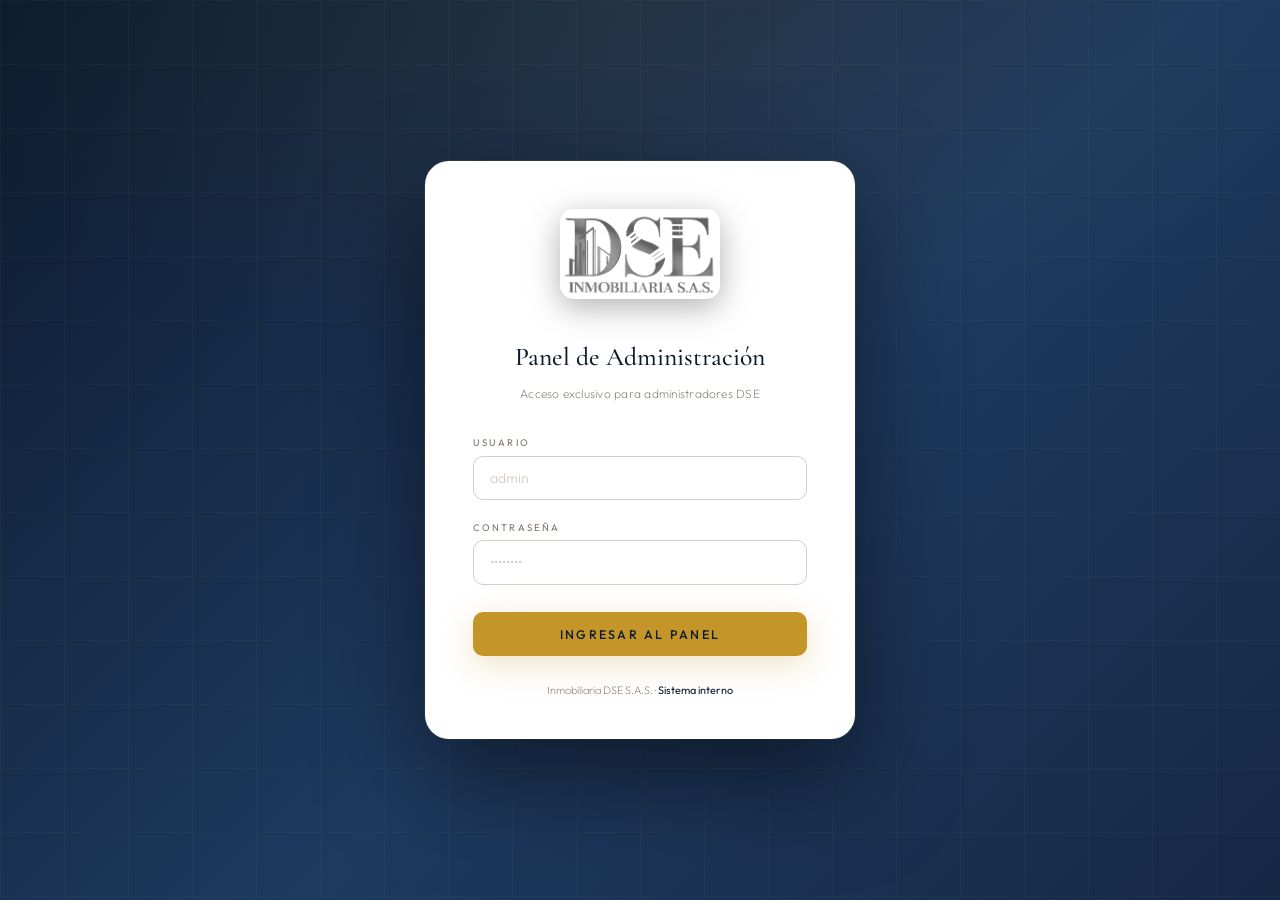
<file: admin.html>
<!DOCTYPE html>
<html lang="es">
<head>
<meta charset="UTF-8"/>
<meta name="viewport" content="width=device-width,initial-scale=1.0"/>
<title>DSE Admin — Panel de Administración</title>
<link rel="preconnect" href="https://fonts.googleapis.com"/>
<link rel="preconnect" href="https://fonts.gstatic.com" crossorigin/>
<link href="https://fonts.googleapis.com/css2?family=Cormorant+Garamond:wght@400;500;600&family=Outfit:wght@200;300;400;500&display=swap" rel="stylesheet"/>
<style>
*,*::before,*::after{box-sizing:border-box;margin:0;padding:0}
html{font-size:16px}
:root{
  --gold:#C4962A; --gold-l:#F0D98A; --gold-d:#8A6918;
  --nv:#0C1B2E;   --nv2:#152844;   --nv3:#1E3A5F;
  --w:#F7F5F0;    --ww:#FFFFFF;    --b:#0A0A0A;
  --bg2:#F2EFE9;  --sl:#E8E3DC;    --sm:#D4CDC5;  --sd:#7A7068;
  --ok:#2D7D4F;   --er:#C0392B;    --warn:#C07A2B;
  --serif:'Cormorant Garamond',serif;
  --sans:'Outfit',sans-serif;
  --r:16px; --rsm:10px; --rpill:100px;
  --sh:0 4px 20px rgba(12,27,46,.08),0 1px 4px rgba(12,27,46,.04);
  --shh:0 20px 60px rgba(12,27,46,.18),0 6px 18px rgba(12,27,46,.08);
  --sh-gold:0 8px 32px rgba(196,150,42,.28);
  --sidebar:268px;
}
body{font-family:var(--sans);font-weight:300;background:var(--bg2);color:var(--b);line-height:1.6;overflow-x:hidden}

/* focus ring */
:focus-visible{outline:2px solid var(--gold);outline-offset:3px;border-radius:var(--rsm)}

/* ── LOGIN ──────────────────────────────────── */
#login-screen{
  display:flex;align-items:center;justify-content:center;
  min-height:100vh;
  background:linear-gradient(135deg,var(--nv) 0%,var(--nv3) 55%,var(--nv2) 100%);
  position:relative;overflow:hidden;
}
#login-screen::before{
  content:'';position:absolute;inset:0;
  background-image:linear-gradient(rgba(196,150,42,.05) 1px,transparent 1px),
                   linear-gradient(90deg,rgba(196,150,42,.05) 1px,transparent 1px);
  background-size:64px 64px;
}
#login-screen::after{
  content:'';position:absolute;inset:0;
  background:radial-gradient(ellipse 80% 60% at 50% 0%,rgba(196,150,42,.08) 0%,transparent 70%);
}
.login-box{
  background:var(--ww);border-radius:24px;
  padding:3rem 3rem 2.5rem;width:100%;max-width:430px;
  box-shadow:0 40px 100px rgba(0,0,0,.5),0 0 0 1px rgba(196,150,42,.12);
  position:relative;z-index:1;
}
.login-logo{display:flex;justify-content:center;margin-bottom:2.4rem}
.login-logo img{height:90px;width:auto;border-radius:14px;object-fit:contain;
  filter:grayscale(1) brightness(2.8) contrast(0.55) saturate(0);
  box-shadow:0 8px 32px rgba(0,0,0,.4);}
.login-title{font-family:var(--serif);font-size:1.6rem;color:var(--nv);text-align:center;margin-bottom:.35rem;font-weight:500}
.login-hint{font-size:.75rem;font-weight:200;color:var(--sd);text-align:center;margin-bottom:2rem;letter-spacing:.02em}
.lfield{display:flex;flex-direction:column;gap:5px;margin-bottom:1.2rem}
.lfield label{font-size:.6rem;font-weight:400;letter-spacing:.22em;text-transform:uppercase;color:var(--sd)}
.lfield input{
  border:1.5px solid var(--sm);border-radius:var(--rsm);
  padding:.78rem 1rem;font-family:var(--sans);font-size:.88rem;font-weight:300;
  color:var(--b);background:var(--ww);outline:none;transition:border-color .2s,box-shadow .2s;
}
.lfield input:focus{border-color:var(--gold);box-shadow:0 0 0 3px rgba(196,150,42,.12)}
.lfield input::placeholder{color:var(--sm)}
.login-btn{
  width:100%;padding:.9rem;background:var(--gold);color:var(--nv);border:none;
  border-radius:var(--rsm);font-family:var(--sans);font-size:.78rem;font-weight:500;
  letter-spacing:.18em;text-transform:uppercase;cursor:pointer;
  transition:background .2s,transform .15s,box-shadow .2s;margin-top:.5rem;
  box-shadow:var(--sh-gold);
}
.login-btn:hover{background:var(--gold-d);color:var(--ww);transform:translateY(-2px);box-shadow:0 12px 32px rgba(196,150,42,.38)}
.login-btn:active{transform:translateY(0) scale(.98)}
.login-err{display:none;background:#fde8e6;border:1px solid rgba(192,57,43,.25);border-radius:var(--rsm);padding:.7rem 1rem;font-size:.78rem;color:var(--er);margin-top:.8rem;text-align:center}
.login-err.show{display:block}
.login-footer{text-align:center;margin-top:1.6rem;font-size:.68rem;font-weight:200;color:var(--sd)}
.login-footer b{color:var(--nv);font-weight:400}

/* ── ADMIN SHELL ─────────────────────────────── */
#admin-shell{display:none;min-height:100vh}
#admin-shell.active{display:flex}

/* SIDEBAR */
.sidebar{
  width:var(--sidebar);flex-shrink:0;
  background:var(--nv);
  display:flex;flex-direction:column;
  position:fixed;top:0;left:0;bottom:0;z-index:100;
  overflow-y:auto;
  box-shadow:4px 0 24px rgba(12,27,46,.25);
}
.sb-logo{
  padding:1.6rem 1.4rem 1.3rem;
  border-bottom:1px solid rgba(196,150,42,.15);
}
.sb-logo img{height:48px;width:auto;border-radius:8px;object-fit:contain;filter:grayscale(1) brightness(2.8) contrast(0.55) saturate(0);}
.sb-badge{margin-top:.65rem;font-size:.52rem;letter-spacing:.22em;text-transform:uppercase;
  color:rgba(196,150,42,.55);font-weight:300}
.sb-nav{padding:1rem 0;flex:1}
.sb-section{
  padding:.45rem 1.4rem .25rem;
  font-size:.5rem;letter-spacing:.24em;text-transform:uppercase;
  color:rgba(196,150,42,.4);font-weight:300;
}
.sb-link{
  display:flex;align-items:center;gap:.75rem;
  padding:.68rem 1.4rem;margin:.08rem .65rem;border-radius:var(--rsm);
  text-decoration:none;font-size:.8rem;font-weight:300;
  color:rgba(247,245,240,.6);transition:all .2s;cursor:pointer;
  border:none;background:none;width:calc(100% - 1.3rem);text-align:left;
}
.sb-link:hover{background:rgba(255,255,255,.07);color:var(--ww)}
.sb-link:active{transform:scale(.97)}
.sb-link.active{
  background:rgba(196,150,42,.15);
  color:var(--gold-l);
  border:1px solid rgba(196,150,42,.2);
  font-weight:400;
}
.sb-link.active .sb-icon{opacity:1;color:var(--gold)}
.sb-icon{opacity:.55;width:20px;display:flex;align-items:center;justify-content:center;flex-shrink:0;transition:opacity .2s}
.sb-icon svg{display:block}
.sb-count{
  margin-left:auto;
  background:rgba(196,150,42,.25);color:var(--gold-l);
  font-size:.58rem;font-weight:500;padding:.1rem .5rem;border-radius:var(--rpill);
}
.sb-count.alert{background:var(--er);color:#fff}
.sb-divider{height:1px;background:rgba(196,150,42,.1);margin:.5rem 1.4rem}
.sb-user{padding:1rem 1.4rem;border-top:1px solid rgba(196,150,42,.12)}
.sb-user-info{display:flex;align-items:center;gap:.75rem;margin-bottom:.8rem}
.sb-avatar{
  width:36px;height:36px;border-radius:50%;
  background:rgba(196,150,42,.2);
  display:flex;align-items:center;justify-content:center;
  font-size:.8rem;color:var(--gold);flex-shrink:0;
  border:1px solid rgba(196,150,42,.3);
}
.sb-user-name{font-size:.8rem;font-weight:300;color:var(--ww)}
.sb-user-role{font-size:.62rem;font-weight:200;color:rgba(196,150,42,.6)}
.logout-btn{
  width:100%;padding:.55rem;
  background:rgba(255,255,255,.04);
  border:1px solid rgba(196,150,42,.15);
  border-radius:var(--rsm);font-family:var(--sans);
  font-size:.68rem;font-weight:300;letter-spacing:.14em;text-transform:uppercase;
  color:rgba(247,245,240,.45);cursor:pointer;transition:all .2s;
}
.logout-btn:hover{background:rgba(192,57,43,.15);border-color:rgba(192,57,43,.35);color:#e88080}
.logout-btn:active{transform:scale(.97)}

/* MAIN CONTENT */
.main{margin-left:var(--sidebar);flex:1;display:flex;flex-direction:column;min-height:100vh}
.topbar{
  background:var(--ww);border-bottom:1px solid var(--sl);
  padding:0 2rem;height:64px;display:flex;align-items:center;
  justify-content:space-between;position:sticky;top:0;z-index:50;
  box-shadow:0 2px 16px rgba(12,27,46,.07);
}
.topbar-title{font-family:var(--serif);font-size:1.35rem;color:var(--nv);font-weight:500}
.topbar-right{display:flex;align-items:center;gap:.8rem}
.topbar-btn{
  padding:.5rem 1.2rem;border-radius:var(--rsm);font-family:var(--sans);
  font-size:.72rem;font-weight:400;letter-spacing:.1em;cursor:pointer;
  transition:all .2s;border:none;
}
.topbar-btn:active{transform:scale(.96)}
.btn-primary{background:var(--gold);color:var(--nv);font-weight:500;box-shadow:0 2px 10px rgba(196,150,42,.2)}
.btn-primary:hover{background:var(--gold-d);color:var(--ww);box-shadow:var(--sh-gold);transform:translateY(-1px)}
.btn-ghost{background:transparent;color:var(--nv);border:1.5px solid var(--sm)}
.btn-ghost:hover{border-color:var(--gold);color:var(--gold);background:rgba(196,150,42,.04)}
.btn-danger{background:transparent;color:var(--er);border:1px solid rgba(192,57,43,.3)}
.btn-danger:hover{background:rgba(192,57,43,.08)}
.btn-sm{padding:.35rem .9rem;font-size:.65rem}
.content{padding:2rem;flex:1}

/* STATS ROW */
.stats-grid{display:grid;grid-template-columns:repeat(4,1fr);gap:1.2rem;margin-bottom:2rem}
.stat-card{
  background:var(--ww);border-radius:var(--r);padding:1.5rem 1.4rem;
  box-shadow:var(--sh);border:1px solid rgba(212,205,197,.5);
  transition:transform .25s,box-shadow .25s;
}
.stat-card:hover{transform:translateY(-5px);box-shadow:var(--shh)}
.stat-top{display:flex;justify-content:space-between;align-items:flex-start;margin-bottom:.8rem}
.stat-label{font-size:.6rem;font-weight:300;letter-spacing:.18em;text-transform:uppercase;color:var(--sd)}
.stat-icon{width:38px;height:38px;border-radius:var(--rsm);display:flex;align-items:center;justify-content:center;font-size:1.05rem}
.si-nv{background:rgba(12,27,46,.08);color:var(--nv)}
.si-ok{background:rgba(45,125,79,.1);color:var(--ok)}
.si-gold{background:rgba(196,150,42,.12);color:var(--gold-d)}
.si-warn{background:rgba(192,122,43,.12);color:var(--warn)}
.stat-val{font-family:var(--serif);font-size:2.4rem;font-weight:500;color:var(--nv);line-height:1;margin-bottom:.3rem}
.stat-sub{font-size:.68rem;font-weight:200;color:var(--sd)}
.stat-sub b{color:var(--ok);font-weight:400}

/* PANELS */
.panels{display:grid;grid-template-columns:1.4fr 1fr;gap:1.2rem;margin-bottom:2rem}
.panel{background:var(--ww);border-radius:var(--r);box-shadow:var(--sh);border:1px solid rgba(212,205,197,.5);overflow:hidden}
.panel-head{padding:1.2rem 1.5rem;border-bottom:1px solid var(--sl);display:flex;align-items:center;justify-content:space-between}
.panel-title{font-family:var(--serif);font-size:1.1rem;color:var(--nv);font-weight:500}
.panel-body{padding:0}

/* TABLES */
.tbl{width:100%;border-collapse:collapse}
.tbl th{font-size:.58rem;font-weight:400;letter-spacing:.18em;text-transform:uppercase;color:var(--sd);padding:.8rem 1.2rem;text-align:left;border-bottom:1px solid var(--sl);background:rgba(242,239,233,.6)}
.tbl td{padding:.9rem 1.2rem;font-size:.8rem;font-weight:300;color:var(--b);border-bottom:1px solid var(--sl)}
.tbl tr:last-child td{border-bottom:none}
.tbl tr:hover td{background:rgba(242,239,233,.5)}
.tbl-img-ph{width:40px;height:40px;border-radius:var(--rsm);background:linear-gradient(135deg,var(--sl),var(--sm));display:inline-block;flex-shrink:0}
.pill{display:inline-block;padding:.18rem .65rem;border-radius:var(--rpill);font-size:.6rem;font-weight:400;letter-spacing:.1em;text-transform:uppercase}
.pill-arr{background:rgba(12,27,46,.1);color:var(--nv)}
.pill-ven{background:rgba(196,150,42,.15);color:var(--gold-d)}
.pill-neg{background:rgba(12,27,46,.08);color:var(--nv3)}
.pill-ok{background:rgba(45,125,79,.12);color:var(--ok)}
.pill-warn{background:rgba(192,122,43,.12);color:var(--warn)}
.pill-er{background:rgba(192,57,43,.1);color:var(--er)}
.tbl-actions{display:flex;gap:.4rem}
.ico-btn{
  width:30px;height:30px;border-radius:var(--rsm);
  border:1.5px solid var(--sl);background:none;cursor:pointer;
  display:flex;align-items:center;justify-content:center;
  font-size:.85rem;transition:all .2s;color:var(--sd);
}
.ico-btn:hover{border-color:var(--gold);color:var(--gold-d);background:rgba(196,150,42,.07)}
.ico-btn:active{transform:scale(.9)}
.ico-btn.del:hover{border-color:var(--er);color:var(--er);background:rgba(192,57,43,.07)}

/* ACTIVITY LIST */
.act-list{padding:.4rem 0}
.act-item{display:flex;align-items:flex-start;gap:.9rem;padding:.85rem 1.5rem;border-bottom:1px solid var(--sl)}
.act-item:last-child{border-bottom:none}
.act-dot{width:8px;height:8px;border-radius:50%;flex-shrink:0;margin-top:.45rem}
.act-dot.nv{background:var(--nv)}
.act-dot.ok{background:var(--ok)}
.act-dot.gold{background:var(--gold)}
.act-dot.warn{background:var(--warn)}
.act-text{font-size:.78rem;font-weight:300;color:var(--b);line-height:1.5}
.act-time{font-size:.65rem;font-weight:200;color:var(--sd);margin-top:.2rem}

/* SECTION VIEWS */
.view{display:none}
.view.active{display:block}
.view-header{display:flex;align-items:center;justify-content:space-between;margin-bottom:1.5rem}
.view-title{font-family:var(--serif);font-size:1.9rem;color:var(--nv);font-weight:500}
.view-sub{font-size:.8rem;font-weight:200;color:var(--sd);margin-top:.2rem}
.search-bar{display:flex;gap:.8rem;margin-bottom:1.5rem;align-items:center}
.search-bar input,.search-bar select{
  border:1.5px solid var(--sm);border-radius:var(--rsm);
  padding:.65rem 1rem;font-family:var(--sans);font-size:.82rem;font-weight:300;
  outline:none;transition:border-color .2s,box-shadow .2s;background:var(--ww);color:var(--b);
}
.search-bar input{flex:1}
.search-bar input:focus,.search-bar select:focus{
  border-color:var(--gold);box-shadow:0 0 0 3px rgba(196,150,42,.1);
}
.search-bar select{cursor:pointer}
.full-panel{background:var(--ww);border-radius:var(--r);box-shadow:var(--sh);border:1px solid rgba(212,205,197,.5);overflow:hidden}

/* MODAL */
.modal-bg{
  display:none;position:fixed;inset:0;
  background:rgba(12,27,46,.55);z-index:200;
  align-items:center;justify-content:center;padding:1rem;
  backdrop-filter:blur(6px);
}
.modal-bg.open{display:flex}
.modal{
  background:var(--ww);border-radius:20px;width:100%;max-width:640px;
  max-height:90vh;overflow-y:auto;
  box-shadow:0 40px 100px rgba(0,0,0,.4),0 0 0 1px rgba(196,150,42,.1);
}
.modal-head{
  padding:1.5rem 2rem;border-bottom:1px solid var(--sl);
  display:flex;align-items:center;justify-content:space-between;
  position:sticky;top:0;background:var(--ww);z-index:1;
}
.modal-title{font-family:var(--serif);font-size:1.35rem;color:var(--nv);font-weight:500}
.modal-close{
  width:32px;height:32px;border-radius:50%;
  border:1.5px solid var(--sl);background:none;cursor:pointer;
  font-size:1rem;color:var(--sd);transition:all .2s;
  display:flex;align-items:center;justify-content:center;
}
.modal-close:hover{border-color:var(--er);color:var(--er);background:rgba(192,57,43,.06)}
.modal-close:active{transform:scale(.9)}
.modal-body{padding:1.5rem 2rem}
.modal-footer{padding:1rem 2rem 1.5rem;border-top:1px solid var(--sl);display:flex;justify-content:flex-end;gap:.8rem}
.form-grid{display:grid;grid-template-columns:1fr 1fr;gap:1.2rem}
.f-group{display:flex;flex-direction:column;gap:5px}
.f-group.full{grid-column:1/-1}
.f-group label{font-size:.58rem;font-weight:400;letter-spacing:.2em;text-transform:uppercase;color:var(--sd)}
.f-group input,.f-group select,.f-group textarea{
  border:1.5px solid var(--sm);border-radius:var(--rsm);
  padding:.65rem .9rem;font-family:var(--sans);font-size:.84rem;font-weight:300;
  color:var(--b);outline:none;transition:border-color .2s,box-shadow .2s;background:var(--ww);
}
.f-group input:focus,.f-group select:focus,.f-group textarea:focus{
  border-color:var(--gold);box-shadow:0 0 0 3px rgba(196,150,42,.1);
}
.f-group textarea{resize:vertical;min-height:80px}
.toggle-row{display:flex;gap:.7rem;flex-wrap:wrap}
.toggle-chip{
  display:flex;align-items:center;gap:.5rem;
  padding:.4rem .9rem;border:1.5px solid var(--sm);border-radius:var(--rpill);
  cursor:pointer;font-size:.74rem;font-weight:300;color:var(--sd);
  transition:all .2s;user-select:none;
}
.toggle-chip input{display:none}
.toggle-chip:hover{border-color:var(--gold);color:var(--gold-d)}
.toggle-chip:has(input:checked){background:var(--nv);border-color:var(--nv);color:var(--gold-l);font-weight:400}

/* WELCOME BANNER */
.dash-welcome{
  display:flex;align-items:center;justify-content:space-between;
  background:linear-gradient(120deg,var(--nv) 0%,var(--nv3) 100%);
  border-radius:var(--r);padding:1.6rem 2rem;margin-bottom:1.8rem;
  border:1px solid rgba(196,150,42,.15);
  box-shadow:0 8px 32px rgba(12,27,46,.15);
}
.dash-welcome-title{font-family:var(--serif);font-size:1.6rem;color:var(--ww);font-weight:500;margin-bottom:.2rem}
.dash-welcome-sub{font-size:.78rem;font-weight:200;color:rgba(247,245,240,.55);letter-spacing:.02em}
.dash-welcome-badge{
  font-size:.55rem;font-weight:400;letter-spacing:.22em;text-transform:uppercase;
  color:rgba(196,150,42,.7);border:1px solid rgba(196,150,42,.25);
  padding:.4rem .9rem;border-radius:var(--rpill);
  background:rgba(196,150,42,.07);white-space:nowrap;
}

/* EMPTY STATE */
.empty{text-align:center;padding:4rem 2rem}
.empty-icon{font-size:3rem;margin-bottom:1rem;opacity:.3}
.empty p{font-family:var(--serif);font-size:1.3rem;color:var(--gold);margin-bottom:.4rem}
.empty small{font-size:.78rem;font-weight:200;color:var(--sd)}

/* TOAST */
#toast{
  position:fixed;bottom:2rem;right:2rem;
  background:var(--nv);color:var(--ww);
  padding:.85rem 1.6rem;border-radius:var(--rsm);
  font-size:.8rem;font-weight:300;z-index:300;
  opacity:0;transform:translateY(12px);
  transition:all .35s;pointer-events:none;
  box-shadow:0 12px 32px rgba(12,27,46,.4);
  border-left:3px solid var(--gold);
}
#toast.show{opacity:1;transform:translateY(0)}
#toast.ok{background:var(--ok);border-left-color:#72e0a0}
#toast.err{background:var(--er);border-left-color:#f0a8a8}

/* RESPONSIVE */
@media(max-width:960px){
  :root{--sidebar:0px}
  .sidebar{transform:translateX(-260px);transition:transform .3s;width:260px}
  .sidebar.open{transform:translateX(0)}
  .main{margin-left:0}
  .stats-grid{grid-template-columns:1fr 1fr}
  .panels{grid-template-columns:1fr}
  .topbar-title{font-size:1rem}
}
@media(max-width:600px){
  .stats-grid{grid-template-columns:1fr}
  .form-grid{grid-template-columns:1fr}
  .f-group.full{grid-column:1}
}
</style>
</head>
<body>

<!-- ── LOGIN ─────────────────────────────────── -->
<div id="login-screen">
  <div class="login-box">
    <div class="login-logo">
      <img src="logo-dse.png" alt="DSE Inmobiliaria S.A.S."/>
    </div>
    <h2 class="login-title">Panel de Administración</h2>
    <p class="login-hint">Acceso exclusivo para administradores DSE</p>
    <div class="lfield">
      <label>Usuario</label>
      <input type="text" id="l-user" placeholder="admin" autocomplete="username"/>
    </div>
    <div class="lfield">
      <label>Contraseña</label>
      <input type="password" id="l-pass" placeholder="••••••••" autocomplete="current-password"/>
    </div>
    <button class="login-btn" onclick="doLogin()">Ingresar al panel</button>
    <div class="login-err" id="l-err">Usuario o contraseña incorrectos</div>
    <p class="login-footer">Inmobiliaria DSE S.A.S. · <b>Sistema interno</b></p>
  </div>
</div>

<!-- ── ADMIN SHELL ─────────────────────────────── -->
<div id="admin-shell">

  <!-- SIDEBAR -->
  <aside class="sidebar" id="sidebar">
    <div class="sb-logo">
      <img src="logo-dse.png" alt="DSE Inmobiliaria S.A.S."/>
      <div class="sb-badge">Panel de administración</div>
    </div>

    <nav class="sb-nav">
      <div class="sb-section">Principal</div>
      <button class="sb-link active" onclick="showView('dashboard',this)">
        <span class="sb-icon"><svg width="16" height="16" viewBox="0 0 24 24" fill="none" stroke="currentColor" stroke-width="1.8" stroke-linecap="round" stroke-linejoin="round"><rect x="3" y="3" width="7" height="7" rx="1"/><rect x="14" y="3" width="7" height="7" rx="1"/><rect x="3" y="14" width="7" height="7" rx="1"/><rect x="14" y="14" width="7" height="7" rx="1"/></svg></span> Dashboard
      </button>

      <div class="sb-section" style="margin-top:.8rem">Portafolio</div>
      <button class="sb-link" onclick="showView('propiedades',this)">
        <span class="sb-icon"><svg width="16" height="16" viewBox="0 0 24 24" fill="none" stroke="currentColor" stroke-width="1.8" stroke-linecap="round" stroke-linejoin="round"><path d="M3 9.5L12 3l9 6.5V20a1 1 0 01-1 1H4a1 1 0 01-1-1V9.5z"/><path d="M9 21V12h6v9"/></svg></span> Propiedades
        <span class="sb-count" id="cnt-prop">15</span>
      </button>
      <button class="sb-link" onclick="showView('negocios',this)">
        <span class="sb-icon"><svg width="16" height="16" viewBox="0 0 24 24" fill="none" stroke="currentColor" stroke-width="1.8" stroke-linecap="round" stroke-linejoin="round"><rect x="2" y="7" width="20" height="14" rx="2"/><path d="M16 7V5a2 2 0 00-2-2h-4a2 2 0 00-2 2v2"/><line x1="12" y1="12" x2="12" y2="16"/><line x1="10" y1="14" x2="14" y2="14"/></svg></span> Negocios en Marcha
        <span class="sb-count" id="cnt-neg">6</span>
      </button>
      <button class="sb-link" onclick="showView('rentas',this)">
        <span class="sb-icon"><svg width="16" height="16" viewBox="0 0 24 24" fill="none" stroke="currentColor" stroke-width="1.8" stroke-linecap="round" stroke-linejoin="round"><circle cx="8" cy="15" r="4"/><path d="M22 3l-8.5 8.5"/><path d="M16 3h6v6"/></svg></span> Rentas Cortas
        <span class="sb-count" id="cnt-rc">6</span>
      </button>
      <button class="sb-link" onclick="showView('ph',this)">
        <span class="sb-icon"><svg width="16" height="16" viewBox="0 0 24 24" fill="none" stroke="currentColor" stroke-width="1.8" stroke-linecap="round" stroke-linejoin="round"><rect x="3" y="3" width="18" height="18" rx="2"/><path d="M3 9h18"/><path d="M9 21V9"/></svg></span> Prop. Horizontal
      </button>

      <div class="sb-divider"></div>
      <div class="sb-section">Comunicaciones</div>
      <button class="sb-link" onclick="showView('mensajes',this)">
        <span class="sb-icon"><svg width="16" height="16" viewBox="0 0 24 24" fill="none" stroke="currentColor" stroke-width="1.8" stroke-linecap="round" stroke-linejoin="round"><path d="M4 4h16c1.1 0 2 .9 2 2v12c0 1.1-.9 2-2 2H4c-1.1 0-2-.9-2-2V6c0-1.1.9-2 2-2z"/><polyline points="22,6 12,13 2,6"/></svg></span> Mensajes
        <span class="sb-count alert" id="cnt-msg">3</span>
      </button>

      <div class="sb-divider"></div>
      <div class="sb-section">Sistema</div>
      <button class="sb-link" onclick="showView('config',this)">
        <span class="sb-icon"><svg width="16" height="16" viewBox="0 0 24 24" fill="none" stroke="currentColor" stroke-width="1.8" stroke-linecap="round" stroke-linejoin="round"><circle cx="12" cy="12" r="3"/><path d="M19.4 15a1.65 1.65 0 00.33 1.82l.06.06a2 2 0 010 2.83 2 2 0 01-2.83 0l-.06-.06a1.65 1.65 0 00-1.82-.33 1.65 1.65 0 00-1 1.51V21a2 2 0 01-4 0v-.09A1.65 1.65 0 009 19.4a1.65 1.65 0 00-1.82.33l-.06.06a2 2 0 01-2.83-2.83l.06-.06A1.65 1.65 0 004.68 15a1.65 1.65 0 00-1.51-1H3a2 2 0 010-4h.09A1.65 1.65 0 004.6 9a1.65 1.65 0 00-.33-1.82l-.06-.06a2 2 0 012.83-2.83l.06.06A1.65 1.65 0 009 4.68a1.65 1.65 0 001-1.51V3a2 2 0 014 0v.09a1.65 1.65 0 001 1.51 1.65 1.65 0 001.82-.33l.06-.06a2 2 0 012.83 2.83l-.06.06A1.65 1.65 0 0019.4 9a1.65 1.65 0 001.51 1H21a2 2 0 010 4h-.09a1.65 1.65 0 00-1.51 1z"/></svg></span> Configuración
      </button>
      <a class="sb-link" href="index.html" target="_blank">
        <span class="sb-icon"><svg width="16" height="16" viewBox="0 0 24 24" fill="none" stroke="currentColor" stroke-width="1.8" stroke-linecap="round" stroke-linejoin="round"><path d="M18 13v6a2 2 0 01-2 2H5a2 2 0 01-2-2V8a2 2 0 012-2h6"/><polyline points="15,3 21,3 21,9"/><line x1="10" y1="14" x2="21" y2="3"/></svg></span> Ver sitio web
      </a>
    </nav>

    <div class="sb-user">
      <div class="sb-user-info">
        <div class="sb-avatar">A</div>
        <div>
          <div class="sb-user-name">Administrador</div>
          <div class="sb-user-role">DSE S.A.S. · Colombia</div>
        </div>
      </div>
      <button class="logout-btn" onclick="doLogout()">Cerrar sesión</button>
    </div>
  </aside>

  <!-- MAIN -->
  <div class="main">
    <header class="topbar">
      <span class="topbar-title" id="topbar-title">Dashboard</span>
      <div class="topbar-right" id="topbar-actions">
        <button class="topbar-btn btn-ghost" onclick="showView('propiedades',null)">+ Nueva propiedad</button>
        <button class="topbar-btn btn-primary" onclick="openModal('prop-modal')">Publicar ahora</button>
      </div>
    </header>

    <div class="content">

      <!-- ── DASHBOARD ── -->
      <div class="view active" id="v-dashboard">
        <div class="dash-welcome">
          <div>
            <div class="dash-welcome-title" id="dash-greeting">Buenos días</div>
            <div class="dash-welcome-sub">Aquí tienes el resumen de hoy — <span id="dash-date"></span></div>
          </div>
          <div class="dash-welcome-badge">DSE CMS v1.0</div>
        </div>
        <div class="stats-grid">
          <div class="stat-card">
            <div class="stat-top">
              <span class="stat-label">Propiedades activas</span>
              <div class="stat-icon si-nv">🏠</div>
            </div>
            <div class="stat-val">15</div>
            <div class="stat-sub"><b>+3</b> este mes</div>
          </div>
          <div class="stat-card">
            <div class="stat-top">
              <span class="stat-label">En arriendo</span>
              <div class="stat-icon si-ok">📋</div>
            </div>
            <div class="stat-val">7</div>
            <div class="stat-sub"><b>5</b> ocupadas actualmente</div>
          </div>
          <div class="stat-card">
            <div class="stat-top">
              <span class="stat-label">Negocios listados</span>
              <div class="stat-icon si-gold">💼</div>
            </div>
            <div class="stat-val">6</div>
            <div class="stat-sub"><b>1</b> en negociación</div>
          </div>
          <div class="stat-card">
            <div class="stat-top">
              <span class="stat-label">Mensajes nuevos</span>
              <div class="stat-icon si-warn">✉</div>
            </div>
            <div class="stat-val">3</div>
            <div class="stat-sub">Sin responder</div>
          </div>
        </div>

        <div class="panels">
          <div class="panel">
            <div class="panel-head">
              <span class="panel-title">Propiedades recientes</span>
              <button class="topbar-btn btn-ghost btn-sm" onclick="showView('propiedades',null)">Ver todas</button>
            </div>
            <div class="panel-body">
              <table class="tbl">
                <thead><tr>
                  <th>Inmueble</th><th>Tipo</th><th>Precio</th><th>Estado</th>
                </tr></thead>
                <tbody id="dash-prop-tbody"></tbody>
              </table>
            </div>
          </div>
          <div class="panel">
            <div class="panel-head">
              <span class="panel-title">Actividad reciente</span>
            </div>
            <div class="act-list">
              <div class="act-item"><div class="act-dot nv"></div><div><div class="act-text">Nueva propiedad publicada en Ciudad Jardín</div><div class="act-time">Hace 2 horas</div></div></div>
              <div class="act-item"><div class="act-dot ok"></div><div><div class="act-text">Contrato de arriendo firmado — Apto Granada</div><div class="act-time">Hace 5 horas</div></div></div>
              <div class="act-item"><div class="act-dot warn"></div><div><div class="act-text">Mensaje recibido: consulta sobre negocio en Medellín</div><div class="act-time">Hace 1 día</div></div></div>
              <div class="act-item"><div class="act-dot gold"></div><div><div class="act-text">Avalúo completado — Casa Pance estrato 6</div><div class="act-time">Hace 2 días</div></div></div>
              <div class="act-item"><div class="act-dot ok"></div><div><div class="act-text">Venta cerrada — Apartamento Unicentro $380M</div><div class="act-time">Hace 3 días</div></div></div>
            </div>
          </div>
        </div>
      </div>

      <!-- ── PROPIEDADES ── -->
      <div class="view" id="v-propiedades">
        <div class="view-header">
          <div>
            <div class="view-title">Propiedades</div>
            <div class="view-sub">Gestión del portafolio inmobiliario</div>
          </div>
          <button class="topbar-btn btn-primary" onclick="openModal('prop-modal')">+ Agregar propiedad</button>
        </div>
        <div class="search-bar">
          <input type="text" placeholder="Buscar por nombre, barrio…" oninput="filterTable(this.value,'prop-tbody')"/>
          <select onchange="filterOp(this.value)">
            <option value="">Todas las operaciones</option>
            <option value="Arriendo">Arriendo</option>
            <option value="Venta">Venta</option>
          </select>
          <select>
            <option value="">Todos los estados</option>
            <option>Activo</option><option>Inactivo</option><option>Negociación</option>
          </select>
        </div>
        <div class="full-panel">
          <table class="tbl">
            <thead><tr>
              <th></th><th>Nombre / Barrio</th><th>Tipo</th><th>Operación</th>
              <th>Precio</th><th>Estrato</th><th>Estado</th><th>Acciones</th>
            </tr></thead>
            <tbody id="prop-tbody"></tbody>
          </table>
        </div>
      </div>

      <!-- ── NEGOCIOS ── -->
      <div class="view" id="v-negocios">
        <div class="view-header">
          <div>
            <div class="view-title">Negocios en Marcha</div>
            <div class="view-sub">Oportunidades de inversión en operación</div>
          </div>
          <button class="topbar-btn btn-primary" onclick="openModal('neg-modal')">+ Agregar negocio</button>
        </div>
        <div class="search-bar">
          <input type="text" placeholder="Buscar por nombre, ciudad…" oninput="filterTable(this.value,'neg-tbody')"/>
          <select>
            <option>Todas las categorías</option>
            <option>Gastronomía</option><option>Alimentos &amp; Bebidas</option>
            <option>Salud</option><option>Belleza &amp; Bienestar</option>
            <option>Retail &amp; Moda</option><option>Insumos &amp; Construcción</option>
          </select>
        </div>
        <div class="full-panel">
          <table class="tbl">
            <thead><tr>
              <th>Categoría</th><th>Negocio</th><th>Ciudad</th>
              <th>Precio venta</th><th>Facturación/mes</th><th>Antigüedad</th><th>Estado</th><th>Acciones</th>
            </tr></thead>
            <tbody id="neg-tbody"></tbody>
          </table>
        </div>
      </div>

      <!-- ── MENSAJES ── -->
      <div class="view" id="v-mensajes">
        <div class="view-header">
          <div>
            <div class="view-title">Mensajes</div>
            <div class="view-sub">Solicitudes recibidas desde el formulario de contacto</div>
          </div>
        </div>
        <div class="full-panel">
          <table class="tbl">
            <thead><tr>
              <th>Remitente</th><th>Servicio de interés</th><th>Mensaje</th><th>Fecha</th><th>Estado</th><th>Acción</th>
            </tr></thead>
            <tbody>
              <tr>
                <td><b style="font-weight:400">Carlos Mejía</b><br><small style="color:var(--sd)">cmejia@gmail.com · 315 234 5678</small></td>
                <td>Arrendamiento</td>
                <td style="max-width:200px;font-size:.75rem;color:var(--sd)">Busco apartamento en Granada estrato 5…</td>
                <td style="font-size:.72rem;color:var(--sd)">Hoy 09:14</td>
                <td><span class="pill pill-er">Nuevo</span></td>
                <td><div class="tbl-actions">
                  <button class="ico-btn" title="Responder">↩</button>
                  <button class="ico-btn" title="Marcar leído">✓</button>
                </div></td>
              </tr>
              <tr>
                <td><b style="font-weight:400">María Torres</b><br><small style="color:var(--sd)">mtorres@empresa.co · 311 987 6543</small></td>
                <td>Avalúo comercial</td>
                <td style="max-width:200px;font-size:.75rem;color:var(--sd)">Necesito avalúo para inmueble en El Caney…</td>
                <td style="font-size:.72rem;color:var(--sd)">Ayer 16:40</td>
                <td><span class="pill pill-er">Nuevo</span></td>
                <td><div class="tbl-actions">
                  <button class="ico-btn">↩</button>
                  <button class="ico-btn">✓</button>
                </div></td>
              </tr>
              <tr>
                <td><b style="font-weight:400">Andrés Castillo</b><br><small style="color:var(--sd)">acastillo@hotmail.com · 300 112 2334</small></td>
                <td>Venta de negocio en marcha</td>
                <td style="max-width:200px;font-size:.75rem;color:var(--sd)">Tengo interés en la ferretería de Bucaramanga…</td>
                <td style="font-size:.72rem;color:var(--sd)">Hace 2 días</td>
                <td><span class="pill pill-er">Nuevo</span></td>
                <td><div class="tbl-actions">
                  <button class="ico-btn">↩</button>
                  <button class="ico-btn">✓</button>
                </div></td>
              </tr>
              <tr>
                <td><b style="font-weight:400">Laura Restrepo</b><br><small style="color:var(--sd)">lrestrepo@gmail.com · 317 445 6677</small></td>
                <td>Venta de inmueble</td>
                <td style="max-width:200px;font-size:.75rem;color:var(--sd)">¿El apartamento de Chipichape tiene parqueadero?</td>
                <td style="font-size:.72rem;color:var(--sd)">Hace 4 días</td>
                <td><span class="pill pill-ok">Respondido</span></td>
                <td><div class="tbl-actions">
                  <button class="ico-btn">↩</button>
                  <button class="ico-btn del">✕</button>
                </div></td>
              </tr>
            </tbody>
          </table>
        </div>
      </div>

      <!-- ── RENTAS CORTAS ── -->
      <div class="view" id="v-rentas">
        <div class="view-header">
          <div>
            <div class="view-title">Rentas Cortas</div>
            <div class="view-sub">Propiedades de alquiler vacacional y estadías cortas</div>
          </div>
          <button class="topbar-btn btn-primary" onclick="openModal('rc-modal')">+ Agregar propiedad</button>
        </div>
        <div class="search-bar">
          <input type="text" placeholder="Buscar por destino, nombre…" oninput="filterTable(this.value,'rc-tbody')"/>
          <select>
            <option value="">Todos los destinos</option>
            <option>Cali</option><option>Lago Calima</option><option>Melgar</option><option>Santa Marta</option><option>Cartagena</option><option>Palmira</option>
          </select>
          <select>
            <option value="">Todos los estados</option>
            <option>Disponible</option><option>Reservado</option><option>Inactivo</option>
          </select>
        </div>
        <div class="full-panel">
          <table class="tbl">
            <thead><tr>
              <th>Nombre / Destino</th><th>Huéspedes</th><th>Precio/noche</th><th>Hab.</th><th>Amenidades</th><th>Estado</th><th>Acciones</th>
            </tr></thead>
            <tbody id="rc-tbody">
              <tr><td><b style="font-weight:400">Cabaña privada en Lago Calima</b><br><small style="color:var(--sd)">Lago Calima, Valle del Cauca</small></td><td>6</td><td style="font-weight:400">$250.000</td><td>3</td><td style="font-size:.72rem;color:var(--sd)">🌊 Lago · 🔥 BBQ · 📶 WiFi</td><td><span class="pill pill-ok">Disponible</span></td><td><div class="tbl-actions"><button class="ico-btn">✏</button><button class="ico-btn del" onclick="delRow(this,'rc')">✕</button></div></td></tr>
              <tr><td><b style="font-weight:400">Apartamento amoblado — Granada</b><br><small style="color:var(--sd)">Granada, Cali</small></td><td>4</td><td style="font-weight:400">$130.000</td><td>2</td><td style="font-size:.72rem;color:var(--sd)">❄️ A/C · 📶 WiFi · 🚗 Parq.</td><td><span class="pill pill-ok">Disponible</span></td><td><div class="tbl-actions"><button class="ico-btn">✏</button><button class="ico-btn del" onclick="delRow(this,'rc')">✕</button></div></td></tr>
              <tr><td><b style="font-weight:400">Casa vacacional con piscina — Melgar</b><br><small style="color:var(--sd)">Melgar, Tolima</small></td><td>10</td><td style="font-weight:400">$380.000</td><td>4</td><td style="font-size:.72rem;color:var(--sd)">🏊 Piscina · 🔥 BBQ · 📶 WiFi</td><td><span class="pill pill-ok">Disponible</span></td><td><div class="tbl-actions"><button class="ico-btn">✏</button><button class="ico-btn del" onclick="delRow(this,'rc')">✕</button></div></td></tr>
              <tr><td><b style="font-weight:400">Penthouse frente al mar — Santa Marta</b><br><small style="color:var(--sd)">El Rodadero, Santa Marta</small></td><td>5</td><td style="font-weight:400">$290.000</td><td>2</td><td style="font-size:.72rem;color:var(--sd)">🌊 Vista mar · ❄️ A/C · 📶 WiFi</td><td><span class="pill pill-ok">Disponible</span></td><td><div class="tbl-actions"><button class="ico-btn">✏</button><button class="ico-btn del" onclick="delRow(this,'rc')">✕</button></div></td></tr>
              <tr><td><b style="font-weight:400">Finca recreacional — Palmira</b><br><small style="color:var(--sd)">Palmira, Valle del Cauca</small></td><td>12</td><td style="font-weight:400">$200.000</td><td>4</td><td style="font-size:.72rem;color:var(--sd)">🌿 Naturaleza · 🔥 Fogón</td><td><span class="pill pill-ok">Disponible</span></td><td><div class="tbl-actions"><button class="ico-btn">✏</button><button class="ico-btn del" onclick="delRow(this,'rc')">✕</button></div></td></tr>
              <tr><td><b style="font-weight:400">Apartamento en Ciudad Amurallada</b><br><small style="color:var(--sd)">Centro Histórico, Cartagena</small></td><td>6</td><td style="font-weight:400">$340.000</td><td>3</td><td style="font-size:.72rem;color:var(--sd)">🏛️ Patrimonio · ❄️ A/C · 🏊 Piscina</td><td><span class="pill pill-ok">Disponible</span></td><td><div class="tbl-actions"><button class="ico-btn">✏</button><button class="ico-btn del" onclick="delRow(this,'rc')">✕</button></div></td></tr>
            </tbody>
          </table>
        </div>
      </div>

      <!-- ── PROPIEDAD HORIZONTAL ── -->
      <div class="view" id="v-ph">
        <div class="view-header">
          <div>
            <div class="view-title">Propiedad Horizontal</div>
            <div class="view-sub">Administración Delegada y servicios bajo Ley 675 de 2001</div>
          </div>
          <button class="topbar-btn btn-primary" onclick="openModal('ph-modal')">+ Nueva cotización</button>
        </div>
        <div class="full-panel">
          <table class="tbl">
            <thead><tr>
              <th>Conjunto / Edificio</th><th>Tipo</th><th>Ciudad</th><th>Unidades</th><th>Presupuesto anual</th><th>Contacto</th><th>Estado</th><th>Acciones</th>
            </tr></thead>
            <tbody id="ph-tbody">
              <tr><td><b style="font-weight:400">Conjunto Residencial El Prado</b></td><td style="color:var(--sd)">Residencial</td><td>Cali</td><td>48</td><td>$120.000.000</td><td style="font-size:.72rem;color:var(--sd)">Carlos Mesa · Administrador<br>315 234 5678</td><td><span class="pill pill-warn">Cotización</span></td><td><div class="tbl-actions"><button class="ico-btn">✏</button><button class="ico-btn del" onclick="delRow(this,'ph')">✕</button></div></td></tr>
              <tr><td><b style="font-weight:400">Torre Empresarial Centro</b></td><td style="color:var(--sd)">Comercial</td><td>Cali</td><td>32</td><td>$85.000.000</td><td style="font-size:.72rem;color:var(--sd)">Ana López · Propietaria<br>311 876 5432</td><td><span class="pill pill-ok">Activo</span></td><td><div class="tbl-actions"><button class="ico-btn">✏</button><button class="ico-btn del" onclick="delRow(this,'ph')">✕</button></div></td></tr>
            </tbody>
          </table>
        </div>
      </div>

      <!-- ── CONFIGURACIÓN ── -->
      <div class="view" id="v-config">
        <div class="view-header">
          <div class="view-title">Configuración</div>
        </div>
        <div style="display:grid;grid-template-columns:1fr 1fr;gap:1.2rem">
          <div class="panel">
            <div class="panel-head">
              <span class="panel-title">Datos de la empresa</span>
              <button class="topbar-btn btn-primary btn-sm" onclick="toast('Cambios guardados','ok')">Guardar</button>
            </div>
            <div style="padding:1.5rem;display:flex;flex-direction:column;gap:1.1rem">
              <div class="f-group"><label>Nombre legal</label><input value="Inmobiliaria DSE S.A.S."/></div>
              <div class="f-group"><label>Correo electrónico</label><input value="dsesas@gmail.com"/></div>
              <div class="f-group"><label>Teléfono / WhatsApp</label><input value="321 746 7970"/></div>
              <div class="f-group"><label>Dirección</label><input value="Carrera 4 No. 12-41 Oficina 503, Cali"/></div>
            </div>
          </div>
          <div class="panel">
            <div class="panel-head"><span class="panel-title">Seguridad</span></div>
            <div style="padding:1.5rem;display:flex;flex-direction:column;gap:1.1rem">
              <div class="f-group"><label>Contraseña actual</label><input type="password" placeholder="••••••••"/></div>
              <div class="f-group"><label>Nueva contraseña</label><input type="password" placeholder="••••••••"/></div>
              <div class="f-group"><label>Confirmar contraseña</label><input type="password" placeholder="••••••••"/></div>
              <button class="topbar-btn btn-primary" onclick="toast('Contraseña actualizada','ok')" style="align-self:flex-start">Actualizar</button>
            </div>
          </div>
        </div>
      </div>

    </div><!-- /content -->
  </div><!-- /main -->
</div><!-- /admin-shell -->

<!-- ── MODAL: NUEVA PROPIEDAD ── -->
<div class="modal-bg" id="prop-modal">
  <div class="modal">
    <div class="modal-head">
      <span class="modal-title">Nueva propiedad</span>
      <button class="modal-close" onclick="closeModal('prop-modal')">✕</button>
    </div>
    <div class="modal-body">
      <div class="form-grid">
        <div class="f-group full"><label>Nombre / Descripción</label><input placeholder="Apartamento ejecutivo en Ciudad Jardín"/></div>
        <div class="f-group"><label>Barrio</label><input placeholder="Ciudad Jardín"/></div>
        <div class="f-group"><label>Sector</label>
          <select><option>Sur</option><option>Norte</option><option>Centro</option><option>Oriente</option><option>Oeste</option></select>
        </div>
        <div class="f-group"><label>Tipo de inmueble</label>
          <select><option>Apartamento</option><option>Casa</option><option>Local</option><option>Oficina</option><option>Cabaña</option><option>Finca</option><option>Parqueadero</option></select>
        </div>
        <div class="f-group"><label>Operación</label>
          <select><option>Arriendo</option><option>Venta</option></select>
        </div>
        <div class="f-group"><label>Precio (COP)</label><input type="number" placeholder="2800000"/></div>
        <div class="f-group"><label>Estrato</label>
          <select><option value="0">Sin estrato</option><option>1</option><option>2</option><option>3</option><option>4</option><option>5</option><option>6</option></select>
        </div>
        <div class="f-group"><label>Habitaciones</label><input type="number" placeholder="3" min="0"/></div>
        <div class="f-group"><label>Baños</label><input type="number" placeholder="2" min="0"/></div>
        <div class="f-group"><label>Patios</label><input type="number" placeholder="1" min="0"/></div>
        <div class="f-group"><label>Garajes</label><input type="number" placeholder="1" min="0"/></div>
        <div class="f-group"><label>Área (m²)</label><input type="number" placeholder="95"/></div>
        <div class="f-group full"><label>Características</label>
          <div class="toggle-row">
            <label class="toggle-chip"><input type="checkbox"/> Parqueadero</label>
            <label class="toggle-chip"><input type="checkbox"/> Amoblado</label>
            <label class="toggle-chip"><input type="checkbox"/> Acepta mascotas</label>
            <label class="toggle-chip"><input type="checkbox"/> Piscina</label>
            <label class="toggle-chip"><input type="checkbox"/> Gimnasio</label>
            <label class="toggle-chip"><input type="checkbox"/> Vigilancia 24h</label>
          </div>
        </div>
        <div class="f-group full"><label>Descripción adicional</label><textarea placeholder="Detalles del inmueble, vista, acabados, condiciones…"></textarea></div>
      </div>
    </div>
    <div class="modal-footer">
      <button class="topbar-btn btn-ghost" onclick="closeModal('prop-modal')">Cancelar</button>
      <button class="topbar-btn btn-primary" onclick="saveModal('prop-modal','Propiedad publicada exitosamente')">Publicar propiedad</button>
    </div>
  </div>
</div>

<!-- ── MODAL: NUEVO NEGOCIO ── -->
<div class="modal-bg" id="neg-modal">
  <div class="modal">
    <div class="modal-head">
      <span class="modal-title">Nuevo negocio en marcha</span>
      <button class="modal-close" onclick="closeModal('neg-modal')">✕</button>
    </div>
    <div class="modal-body">
      <div class="form-grid">
        <div class="f-group full"><label>Nombre del negocio</label><input placeholder="Restaurante familiar La Cosecha"/></div>
        <div class="f-group"><label>Subtipo</label>
          <select>
            <option>Sociedad Constituida</option>
            <option>Establecimiento de Comercio</option>
            <option>Persona Natural</option>
          </select>
        </div>
        <div class="f-group"><label>Categoría / Sector</label>
          <select>
            <option>Gastronomía</option><option>Alimentos &amp; Bebidas</option>
            <option>Salud</option><option>Belleza &amp; Bienestar</option>
            <option>Retail &amp; Moda</option><option>Insumos &amp; Construcción</option>
            <option>Educación</option><option>Tecnología</option>
          </select>
        </div>
        <div class="f-group"><label>Ciudad</label><input placeholder="Cali"/></div>
        <div class="f-group"><label>Zona / Barrio</label><input placeholder="Granada · Norte"/></div>
        <div class="f-group"><label>Precio de venta (COP)</label><input type="number" placeholder="85000000"/></div>
        <div class="f-group"><label>Facturación mensual (COP)</label><input type="number" placeholder="12000000"/></div>
        <div class="f-group"><label>Años en operación</label><input type="number" placeholder="4" min="0"/></div>
        <div class="f-group"><label>Área operativa (m²)</label><input type="number" placeholder="120"/></div>
        <div class="f-group full"><label>Descripción del negocio</label><textarea placeholder="Descripción, activos incluidos, razón de venta, oportunidad de inversión…"></textarea></div>
      </div>
    </div>
    <div class="modal-footer">
      <button class="topbar-btn btn-ghost" onclick="closeModal('neg-modal')">Cancelar</button>
      <button class="topbar-btn btn-primary" onclick="saveModal('neg-modal','Negocio publicado exitosamente')">Publicar negocio</button>
    </div>
  </div>
</div>

<!-- ── MODAL: NUEVA RENTA CORTA ── -->
<div class="modal-bg" id="rc-modal">
  <div class="modal">
    <div class="modal-head">
      <span class="modal-title">Nueva propiedad — Renta Corta</span>
      <button class="modal-close" onclick="closeModal('rc-modal')">✕</button>
    </div>
    <div class="modal-body">
      <div class="form-grid">
        <div class="f-group full"><label>Nombre de la propiedad</label><input placeholder="Cabaña privada en Lago Calima"/></div>
        <div class="f-group"><label>Destino / Ciudad</label>
          <select><option>Cali</option><option>Lago Calima</option><option>Melgar</option><option>Santa Marta</option><option>Cartagena</option><option>Palmira</option><option>Otro</option></select>
        </div>
        <div class="f-group"><label>Barrio / Sector</label><input placeholder="El Rodadero"/></div>
        <div class="f-group"><label>Precio por noche (COP)</label><input type="number" placeholder="250000"/></div>
        <div class="f-group"><label>Precio fin de semana (COP)</label><input type="number" placeholder="300000"/></div>
        <div class="f-group"><label>Huéspedes máximos</label><input type="number" placeholder="6" min="1"/></div>
        <div class="f-group"><label>Habitaciones</label><input type="number" placeholder="3" min="1"/></div>
        <div class="f-group"><label>Baños</label><input type="number" placeholder="2" min="1"/></div>
        <div class="f-group"><label>Área (m²)</label><input type="number" placeholder="90"/></div>
        <div class="f-group full"><label>Amenidades</label>
          <div class="toggle-row">
            <label class="toggle-chip"><input type="checkbox"/> WiFi</label>
            <label class="toggle-chip"><input type="checkbox"/> A/C</label>
            <label class="toggle-chip"><input type="checkbox"/> Piscina</label>
            <label class="toggle-chip"><input type="checkbox"/> BBQ</label>
            <label class="toggle-chip"><input type="checkbox"/> Parqueadero</label>
            <label class="toggle-chip"><input type="checkbox"/> Acepta mascotas</label>
          </div>
        </div>
        <div class="f-group full"><label>Descripción</label><textarea placeholder="Describe la propiedad, vistas, equipamiento, normas de la casa…"></textarea></div>
      </div>
    </div>
    <div class="modal-footer">
      <button class="topbar-btn btn-ghost" onclick="closeModal('rc-modal')">Cancelar</button>
      <button class="topbar-btn btn-primary" onclick="saveModal('rc-modal','Propiedad de renta corta publicada')">Publicar</button>
    </div>
  </div>
</div>

<!-- ── MODAL: COTIZACIÓN PH ── -->
<div class="modal-bg" id="ph-modal">
  <div class="modal">
    <div class="modal-head">
      <span class="modal-title">Nueva cotización — Administración Delegada</span>
      <button class="modal-close" onclick="closeModal('ph-modal')">✕</button>
    </div>
    <div class="modal-body">
      <div class="form-grid">
        <div class="f-group full"><label>Nombre del conjunto / edificio</label><input placeholder="Conjunto Residencial El Prado"/></div>
        <div class="f-group"><label>Tipo de copropiedad</label>
          <select><option>Residencial</option><option>Comercial</option><option>Mixto</option></select>
        </div>
        <div class="f-group"><label>Ciudad</label>
          <select><option>Cali</option><option>Bogotá</option><option>Medellín</option><option>Barranquilla</option><option>Otra</option></select>
        </div>
        <div class="f-group"><label>N° de bienes privados</label><input type="number" placeholder="48"/></div>
        <div class="f-group"><label>Torres / Bloques</label><input type="number" placeholder="3"/></div>
        <div class="f-group"><label>Pisos por torre</label><input type="number" placeholder="8"/></div>
        <div class="f-group"><label>Presupuesto anual (COP)</label><input placeholder="$120.000.000"/></div>
        <div class="f-group"><label>Cuota actual / unidad</label><input placeholder="$180.000"/></div>
        <div class="f-group"><label>Nombre del contacto</label><input placeholder="Carlos Mesa"/></div>
        <div class="f-group"><label>Cargo</label>
          <select><option>Administrador(a)</option><option>Presidente del Consejo</option><option>Propietario</option><option>Otro</option></select>
        </div>
        <div class="f-group"><label>Teléfono</label><input type="tel" placeholder="3XX XXX XXXX"/></div>
        <div class="f-group"><label>Correo</label><input type="email" placeholder="correo@ejemplo.com"/></div>
        <div class="f-group full"><label>Observaciones</label><textarea placeholder="Situaciones particulares, urgencias, notas internas…"></textarea></div>
      </div>
    </div>
    <div class="modal-footer">
      <button class="topbar-btn btn-ghost" onclick="closeModal('ph-modal')">Cancelar</button>
      <button class="topbar-btn btn-primary" onclick="saveModal('ph-modal','Cotización PH registrada')">Guardar cotización</button>
    </div>
  </div>
</div>

<!-- TOAST -->
<div id="toast"></div>

<script>
/* ── GREETING ── */
(function(){
  const h=new Date().getHours();
  const g=h<12?'Buenos días':h<18?'Buenas tardes':'Buenas noches';
  const days=['domingo','lunes','martes','miércoles','jueves','viernes','sábado'];
  const months=['enero','febrero','marzo','abril','mayo','junio','julio','agosto','septiembre','octubre','noviembre','diciembre'];
  const d=new Date();
  const grEl=document.getElementById('dash-greeting');
  const dtEl=document.getElementById('dash-date');
  if(grEl)grEl.textContent=g;
  if(dtEl)dtEl.textContent=`${days[d.getDay()]} ${d.getDate()} de ${months[d.getMonth()]} de ${d.getFullYear()}`;
})();

/* ── DATA ── */
const PROPS=[
  {nom:'Apartamento ejecutivo',barrio:'Ciudad Jardín',cat:'Apartamento',op:'Arriendo',precio:2800000,est:6,estado:'Activo'},
  {nom:'Casa familiar amplia',barrio:'El Ingenio',cat:'Casa',op:'Venta',precio:680000000,est:5,estado:'Activo'},
  {nom:'Oficina corporativa',barrio:'San Fernando',cat:'Oficina',op:'Arriendo',precio:3500000,est:5,estado:'Activo'},
  {nom:'Casa con jardín privado',barrio:'Pance',cat:'Casa',op:'Venta',precio:1200000000,est:6,estado:'Negociación'},
  {nom:'Apartamento moderno',barrio:'Granada',cat:'Apartamento',op:'Arriendo',precio:2200000,est:5,estado:'Activo'},
  {nom:'Local comercial',barrio:'Centro',cat:'Local',op:'Arriendo',precio:1800000,est:3,estado:'Activo'},
  {nom:'Apartamento piso alto',barrio:'Unicentro',cat:'Apartamento',op:'Venta',precio:380000000,est:5,estado:'Activo'},
  {nom:'Apartamento amoblado',barrio:'Santa Teresita',cat:'Apartamento',op:'Arriendo',precio:1900000,est:5,estado:'Activo'},
  {nom:'Casa con piscina',barrio:'El Caney',cat:'Casa',op:'Venta',precio:420000000,est:4,estado:'Activo'},
  {nom:'Apartamento nuevo',barrio:'Chipichape',cat:'Apartamento',op:'Venta',precio:295000000,est:5,estado:'Inactivo'},
  {nom:'Casa con patio',barrio:'Villacolombia',cat:'Casa',op:'Arriendo',precio:1500000,est:3,estado:'Activo'},
  {nom:'Apartamento estrenar',barrio:'Calipso',cat:'Apartamento',op:'Venta',precio:185000000,est:4,estado:'Activo'},
  {nom:'Cabaña en Lago Calima',barrio:'Lago Calima',cat:'Cabaña',op:'Arriendo',precio:850000,est:0,estado:'Activo'},
  {nom:'Finca productiva Rozo',barrio:'Rozo',cat:'Finca',op:'Venta',precio:450000000,est:0,estado:'Activo'},
  {nom:'Parqueadero cubierto centro',barrio:'Centro',cat:'Parqueadero',op:'Venta',precio:65000000,est:0,estado:'Activo'}
];
const NEGS=[
  {cat:'Gastronomía',nom:'Restaurante familiar tradicional',ciudad:'Cali',zona:'Ciudad Jardín',precio:85000000,fact:12000000,anos:4,estado:'Activo'},
  {cat:'Alimentos & Bebidas',nom:'Panadería & Café artesanal',ciudad:'Medellín',zona:'El Poblado',precio:45000000,fact:8000000,anos:3,estado:'Activo'},
  {cat:'Belleza & Bienestar',nom:'Centro de Estética & Spa',ciudad:'Cali',zona:'Chipichape',precio:38000000,fact:6500000,anos:2,estado:'Activo'},
  {cat:'Salud',nom:'Consultorio Odontológico',ciudad:'Bogotá',zona:'Chapinero',precio:120000000,fact:18000000,anos:6,estado:'Negociación'},
  {cat:'Retail & Moda',nom:'Boutique de moda femenina',ciudad:'Barranquilla',zona:'El Prado',precio:55000000,fact:9000000,anos:3,estado:'Activo'},
  {cat:'Insumos & Construcción',nom:'Ferretería & Materiales',ciudad:'Bucaramanga',zona:'Centro',precio:95000000,fact:15000000,anos:7,estado:'Activo'}
];

function num(v){return v.toString().replace(/\B(?=(\d{3})+(?!\d))/g,'.')}
function fmtP(p,op){
  if(op==='Arriendo')return`$${num(p)}<small>/mes</small>`;
  const m=Math.round(p/1000000);
  return m>=1000?`$${(m/1000).toFixed(1).replace('.',',')} B`:`$${num(m)} M`;
}
function estadoPill(e){
  const map={Activo:'ok',Inactivo:'er',Negociación:'warn'};
  return`<span class="pill pill-${map[e]||'ok'}">${e}</span>`;
}

/* ── RENDER TABLES ── */
function renderProps(){
  const tb=document.getElementById('prop-tbody');
  const dash=document.getElementById('dash-prop-tbody');
  const rows=PROPS.map((p,i)=>`<tr>
    <td><div class="tbl-img-ph"></div></td>
    <td><b style="font-weight:400;font-size:.85rem">${p.nom}</b><br><small style="color:var(--sd)">${p.barrio} · Est. ${p.est}</small></td>
    <td style="color:var(--sd)">${p.cat}</td>
    <td><span class="pill ${p.op==='Arriendo'?'pill-arr':'pill-ven'}">${p.op}</span></td>
    <td style="font-weight:400">${fmtP(p.precio,p.op)}</td>
    <td style="color:var(--sd)">${p.est}</td>
    <td>${estadoPill(p.estado)}</td>
    <td><div class="tbl-actions">
      <button class="ico-btn" title="Editar" onclick="toast('Editar: ${p.nom}')">✏</button>
      <button class="ico-btn del" title="Eliminar" onclick="delRow(this,'prop')">✕</button>
    </div></td>
  </tr>`).join('');
  if(tb) tb.innerHTML=rows;
  if(dash) dash.innerHTML=PROPS.slice(0,5).map(p=>`<tr>
    <td><div class="tbl-img-ph" style="width:32px;height:32px"></div></td>
    <td><b style="font-weight:400">${p.nom}</b><br><small style="color:var(--sd);font-size:.68rem">${p.barrio}</small></td>
    <td><span class="pill ${p.op==='Arriendo'?'pill-arr':'pill-ven'}">${p.op}</span></td>
    <td style="font-weight:400;font-size:.8rem">${fmtP(p.precio,p.op)}</td>
    <td>${estadoPill(p.estado)}</td>
  </tr>`).join('');
}

function renderNegs(){
  const tb=document.getElementById('neg-tbody');
  if(!tb)return;
  tb.innerHTML=NEGS.map(n=>`<tr>
    <td><span style="font-size:.7rem;color:var(--sd)">${n.cat}</span></td>
    <td><b style="font-weight:400">${n.nom}</b><br><small style="color:var(--sd)">${n.zona}</small></td>
    <td>${n.ciudad}</td>
    <td style="font-weight:400">$${num(Math.round(n.precio/1000000))} M</td>
    <td style="color:var(--sd)">$${num(n.fact)} /mes</td>
    <td style="color:var(--sd)">${n.anos} años</td>
    <td>${estadoPill(n.estado)}</td>
    <td><div class="tbl-actions">
      <button class="ico-btn" onclick="toast('Editar negocio')">✏</button>
      <button class="ico-btn del" onclick="delRow(this,'neg')">✕</button>
    </div></td>
  </tr>`).join('');
}

/* ── NAVIGATION ── */
function showView(id,btn){
  document.querySelectorAll('.view').forEach(v=>v.classList.remove('active'));
  document.getElementById('v-'+id).classList.add('active');
  document.querySelectorAll('.sb-link').forEach(l=>l.classList.remove('active'));
  if(btn){
    btn.classList.add('active');
  }else{
    document.querySelectorAll('.sb-link').forEach(l=>{
      if(l.getAttribute('onclick')&&l.getAttribute('onclick').includes("'"+id+"'"))
        l.classList.add('active');
    });
  }
  const titles={dashboard:'Dashboard',propiedades:'Propiedades',negocios:'Negocios en Marcha',rentas:'Rentas Cortas',ph:'Propiedad Horizontal',mensajes:'Mensajes',config:'Configuración'};
  document.getElementById('topbar-title').textContent=titles[id]||id;
  const actions={
    dashboard:`<button class="topbar-btn btn-ghost" onclick="showView('propiedades',null)">+ Nueva propiedad</button><button class="topbar-btn btn-primary" onclick="openModal('prop-modal')">Publicar ahora</button>`,
    propiedades:`<button class="topbar-btn btn-primary" onclick="openModal('prop-modal')">+ Agregar propiedad</button>`,
    negocios:`<button class="topbar-btn btn-primary" onclick="openModal('neg-modal')">+ Agregar negocio</button>`,
    rentas:`<button class="topbar-btn btn-primary" onclick="openModal('rc-modal')">+ Agregar propiedad</button>`,
    ph:`<button class="topbar-btn btn-primary" onclick="openModal('ph-modal')">+ Nueva cotización</button>`,
    mensajes:`<button class="topbar-btn btn-ghost" onclick="toast('Todos los mensajes marcados como leídos','ok')">Marcar todos leídos</button>`,
    config:`<button class="topbar-btn btn-primary" onclick="toast('Cambios guardados','ok')">Guardar cambios</button>`
  };
  document.getElementById('topbar-actions').innerHTML=actions[id]||'';
}

/* ── MODAL ── */
function openModal(id){document.getElementById(id).classList.add('open')}
function closeModal(id){document.getElementById(id).classList.remove('open')}
function saveModal(id,msg){closeModal(id);toast(msg,'ok')}
document.querySelectorAll('.modal-bg').forEach(m=>
  m.addEventListener('click',e=>{if(e.target===m)m.classList.remove('open')})
);

/* ── LOGIN ── */
function doLogin(){
  const u=document.getElementById('l-user').value.trim();
  const p=document.getElementById('l-pass').value;
  const err=document.getElementById('l-err');
  if((u==='admin'||u==='admin@dsesas.com')&&p==='dse2026'){
    document.getElementById('login-screen').style.display='none';
    document.getElementById('admin-shell').classList.add('active');
    renderProps();
    renderNegs();
  }else{
    err.classList.add('show');
    setTimeout(()=>err.classList.remove('show'),3000);
  }
}
document.getElementById('l-pass').addEventListener('keydown',e=>{if(e.key==='Enter')doLogin()});
document.getElementById('l-user').addEventListener('keydown',e=>{if(e.key==='Enter')document.getElementById('l-pass').focus()});

function doLogout(){
  document.getElementById('admin-shell').classList.remove('active');
  document.getElementById('login-screen').style.display='flex';
  document.getElementById('l-pass').value='';
}

/* ── TABLE FILTER ── */
function filterTable(q,tbId){
  const tb=document.getElementById(tbId);
  if(!tb)return;
  tb.querySelectorAll('tr').forEach(r=>{
    r.style.display=r.textContent.toLowerCase().includes(q.toLowerCase())?'':'none';
  });
}

/* ── FILTER OPERATION ── */
function filterOp(val){
  document.querySelectorAll('#prop-tbody tr').forEach(r=>{
    if(!val){r.style.display='';return}
    r.style.display=r.textContent.includes(val)?'':'none';
  });
}

/* ── DELETE ROW ── */
function delRow(btn,type){
  if(confirm('¿Confirmar eliminación de este registro?')){
    btn.closest('tr').remove();
    const c=document.getElementById('cnt-'+(type==='prop'?'prop':'neg'));
    if(c)c.textContent=parseInt(c.textContent)-1;
    toast('Registro eliminado','ok');
  }
}

/* ── TOAST ── */
function toast(msg,type=''){
  const t=document.getElementById('toast');
  t.textContent=msg;
  t.className=type;
  t.classList.add('show');
  setTimeout(()=>t.classList.remove('show'),3200);
}
</script>
</body>
</html>
</file>
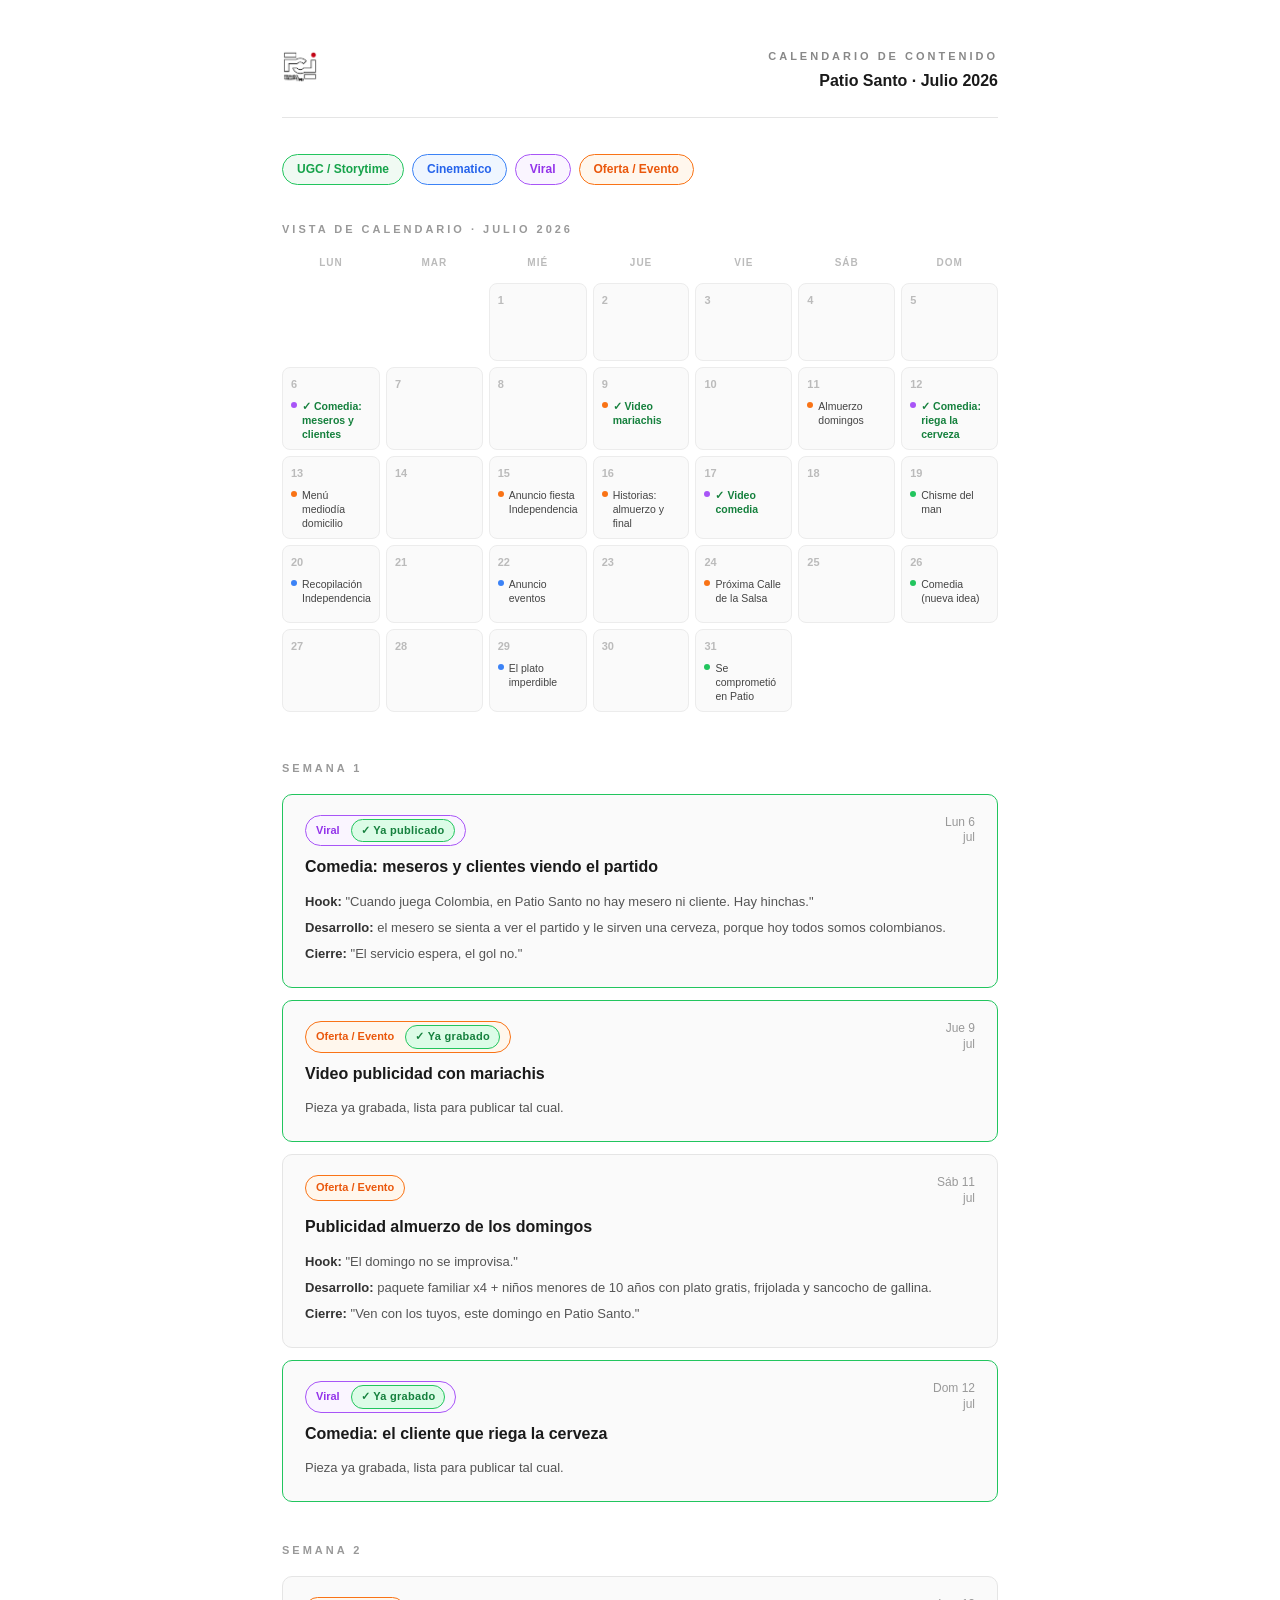
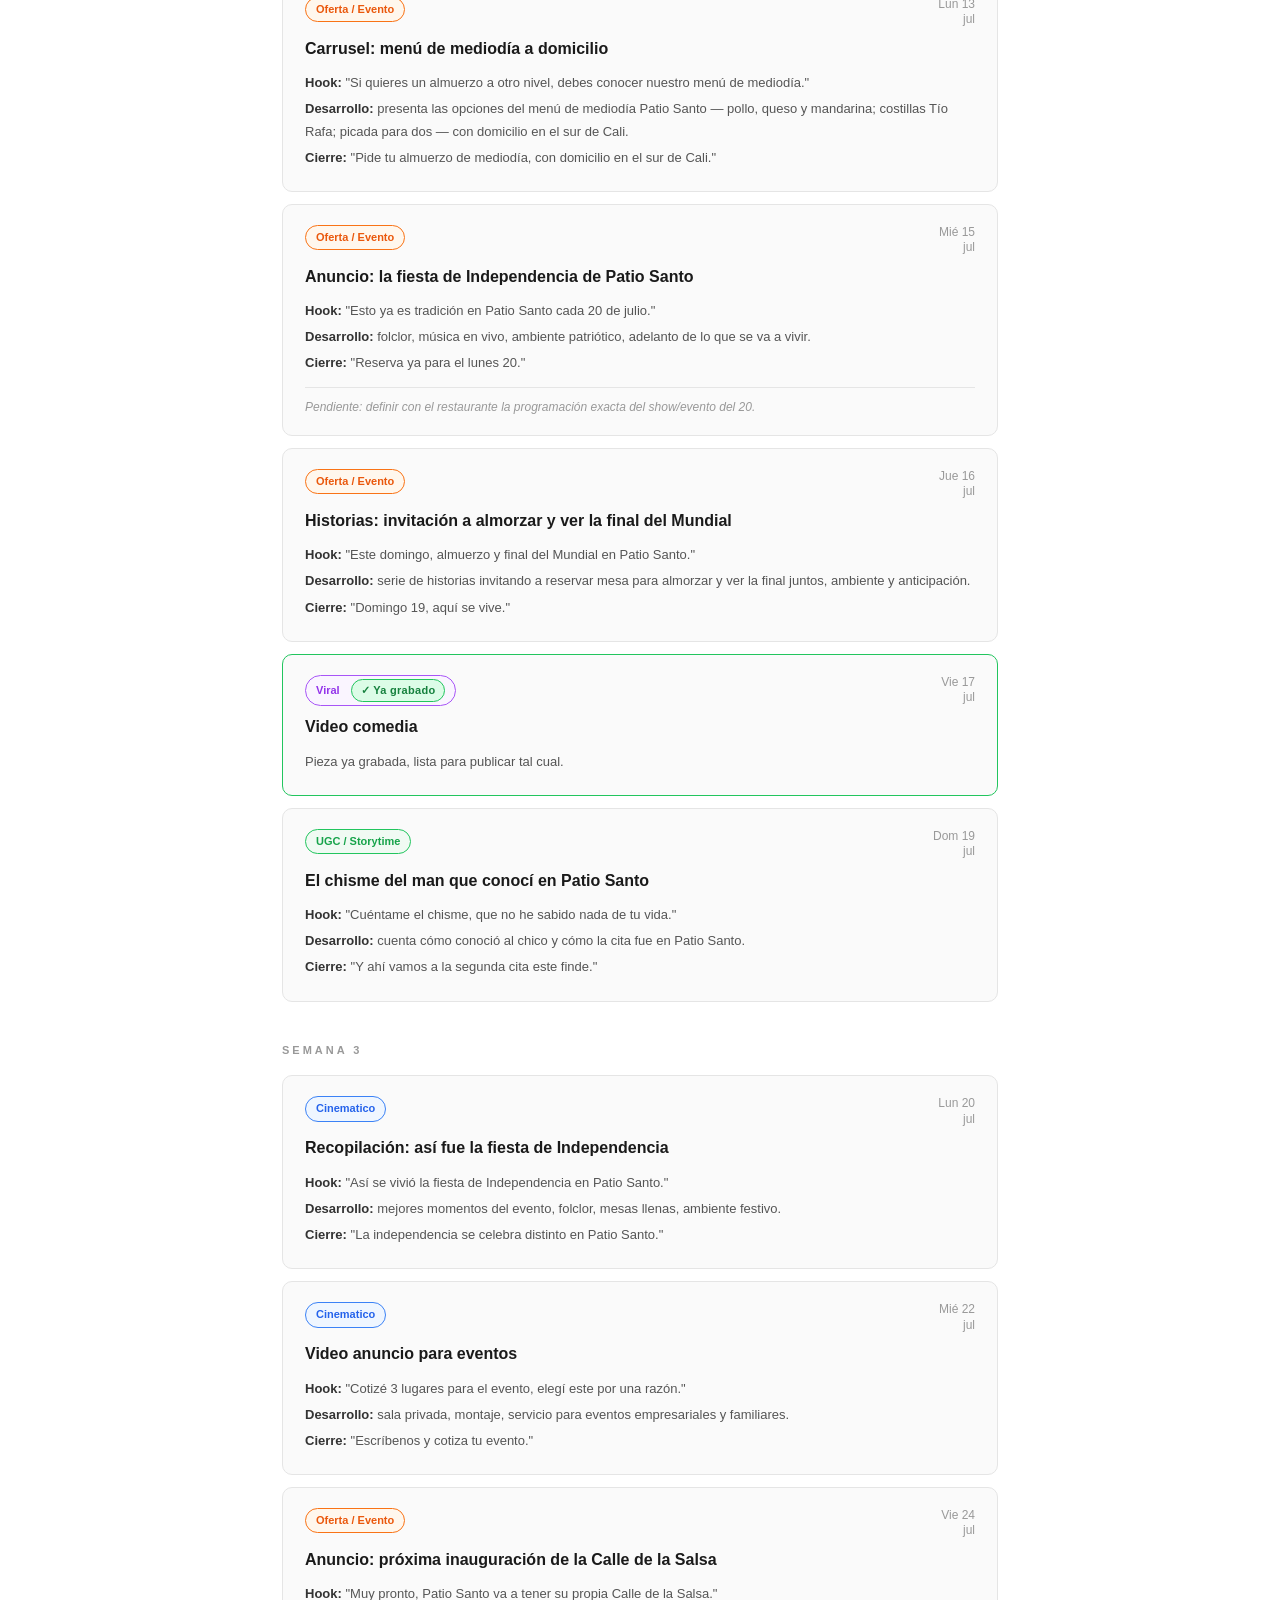
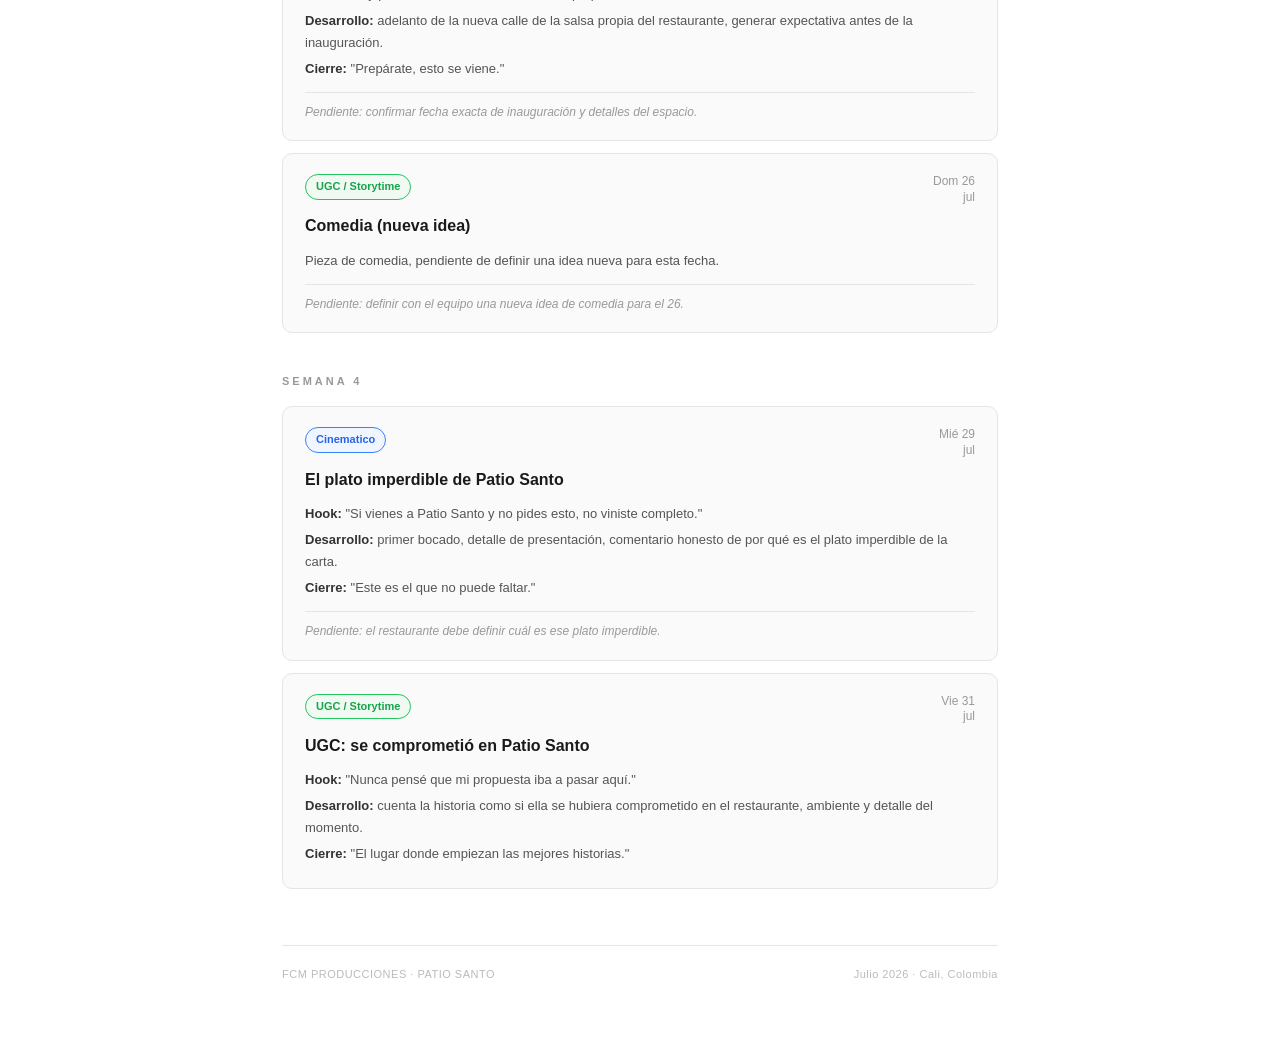
<file: propuestas/patio-santo/calendario-julio-2026.html>
<!DOCTYPE html>
<html lang="es">
<head>
<meta charset="UTF-8">
<meta name="viewport" content="width=device-width, initial-scale=1.0">
<title>Calendario de Contenido — Patio Santo · Julio 2026</title>
<style>
* { margin:0; padding:0; box-sizing:border-box; }
body {
  background:#fff;
  color:#1a1a1a;
  font-family:-apple-system,'Helvetica Neue',Arial,sans-serif;
  font-size:14px;
  line-height:1.6;
  min-height:100vh;
}

.page {
  max-width:780px;
  margin:0 auto;
  padding:48px 32px 80px;
}

/* HEADER */
.header {
  display:flex;
  justify-content:space-between;
  align-items:center;
  margin-bottom:36px;
  padding-bottom:24px;
  border-bottom:1px solid #e5e5e5;
}
.header-logo img { height:36px; }
.header-right { text-align:right; }
.header-right .mes {
  font-size:11px;
  letter-spacing:3px;
  text-transform:uppercase;
  color:#888;
  font-weight:600;
  margin-bottom:2px;
}
.header-right .titulo-doc {
  font-size:16px;
  font-weight:700;
  color:#1a1a1a;
}

/* FILTROS */
.filtros {
  display:flex;
  gap:8px;
  flex-wrap:wrap;
  margin-bottom:36px;
}
.filtro-tag {
  padding:5px 14px;
  border-radius:999px;
  font-size:12px;
  font-weight:600;
  border:1px solid transparent;
  cursor:default;
}
.filtro-tag.ugc    { background:#f0faf3; border-color:#22c55e; color:#16a34a; }
.filtro-tag.cine   { background:#eff6ff; border-color:#3b82f6; color:#2563eb; }
.filtro-tag.viral  { background:#faf5ff; border-color:#a855f7; color:#9333ea; }
.filtro-tag.oferta { background:#fff7ed; border-color:#f97316; color:#ea580c; }

/* SEMANA LABEL */
.semana-label {
  font-size:11px;
  letter-spacing:3px;
  text-transform:uppercase;
  color:#999;
  font-weight:700;
  margin-bottom:16px;
  margin-top:40px;
}
.semana-label:first-of-type { margin-top:0; }

/* CARD */
.card {
  background:#fafafa;
  border:1px solid #e5e5e5;
  border-radius:10px;
  padding:20px 22px 18px;
  margin-bottom:12px;
  position:relative;
}
.card-top {
  display:flex;
  justify-content:space-between;
  align-items:flex-start;
  margin-bottom:10px;
}
.card-tag {
  display:inline-block;
  padding:3px 10px;
  border-radius:999px;
  font-size:11px;
  font-weight:600;
}
.card-tag.ugc    { background:#f0faf3; border:1px solid #22c55e; color:#16a34a; }
.card-tag.cine   { background:#eff6ff; border:1px solid #3b82f6; color:#2563eb; }
.card-tag.viral  { background:#faf5ff; border:1px solid #a855f7; color:#9333ea; }
.card-tag.oferta { background:#fff7ed; border:1px solid #f97316; color:#ea580c; }

.card-fecha {
  font-size:12px;
  color:#999;
  text-align:right;
  line-height:1.3;
}

.card-titulo {
  font-size:16px;
  font-weight:700;
  color:#1a1a1a;
  margin-bottom:12px;
  line-height:1.4;
}

.card-body {
  font-size:13px;
  color:#555;
  line-height:1.7;
}
.card-body .campo {
  margin-bottom:4px;
}
.card-body .campo strong {
  color:#333;
  font-weight:600;
}

.card-pendiente {
  margin-top:12px;
  padding-top:10px;
  border-top:1px solid #e5e5e5;
  font-size:12px;
  color:#999;
  font-style:italic;
}

/* CALENDARIO VISUAL */
.calendario-seccion {
  margin-top:56px;
}
.calendario-titulo {
  font-size:11px;
  letter-spacing:3px;
  text-transform:uppercase;
  color:#999;
  font-weight:700;
  margin-bottom:16px;
}
.calendario-grid {
  display:grid;
  grid-template-columns:repeat(7,1fr);
  gap:6px;
}
.cal-dow {
  text-align:center;
  font-size:10px;
  letter-spacing:1px;
  text-transform:uppercase;
  color:#bbb;
  font-weight:700;
  padding-bottom:6px;
}
.cal-cell {
  background:#fafafa;
  border:1px solid #ececec;
  border-radius:8px;
  padding:8px;
  min-height:78px;
}
.cal-cell.vacia {
  background:transparent;
  border:none;
}
.cal-num {
  font-size:11px;
  color:#bbb;
  font-weight:600;
  margin-bottom:5px;
}
.cal-item {
  display:flex;
  align-items:flex-start;
  gap:5px;
  font-size:10.5px;
  line-height:1.35;
  color:#444;
}
.cal-dot {
  width:6px;
  height:6px;
  border-radius:50%;
  margin-top:3px;
  flex-shrink:0;
}
.cal-dot.ugc    { background:#22c55e; }
.cal-dot.cine   { background:#3b82f6; }
.cal-dot.viral  { background:#a855f7; }
.cal-dot.oferta { background:#f97316; }

.cal-item.opcional {
  border:1px dashed #ccc;
  border-radius:6px;
  padding:2px 5px;
  margin-top:3px;
}
.card-grabado {
  display:inline-block;
  font-size:11px;
  color:#15803d;
  background:#dcfce7;
  border:1px solid #22c55e;
  font-weight:700;
  padding:2px 9px;
  border-radius:999px;
  margin-left:8px;
  letter-spacing:0.3px;
}
.card.grabado {
  border:1.5px solid #22c55e;
}
.cal-item.grabado {
  font-weight:700;
  color:#15803d;
}
.card-opcional {
  margin-top:10px;
  padding:8px 10px;
  border:1px dashed #ccc;
  border-radius:8px;
  font-size:12px;
  color:#888;
}

/* FOOTER */
.footer-doc {
  margin-top:56px;
  padding-top:20px;
  border-top:1px solid #e5e5e5;
  font-size:11px;
  color:#bbb;
  display:flex;
  justify-content:space-between;
  letter-spacing:0.5px;
}

@media print {
  body { background:#fff; }
  .page { padding:32px 24px; }
  .card { break-inside:avoid; }
}
</style>
</head>
<body>
<div class="page">

  <!-- HEADER -->
  <div class="header">
    <div class="header-logo">
      <img src="[data-uri]" alt="FCM Producciones">
    </div>
    <div class="header-right">
      <div class="mes">Calendario de Contenido</div>
      <div class="titulo-doc">Patio Santo · Julio 2026</div>
    </div>
  </div>

  <!-- FILTROS -->
  <div class="filtros">
    <span class="filtro-tag ugc">UGC / Storytime</span>
    <span class="filtro-tag cine">Cinematico</span>
    <span class="filtro-tag viral">Viral</span>
    <span class="filtro-tag oferta">Oferta / Evento</span>
  </div>

  <!-- CALENDARIO VISUAL -->
  <div class="calendario-seccion" style="margin-top:0;">
    <div class="calendario-titulo">Vista de Calendario · Julio 2026</div>
    <div class="calendario-grid">
      <div class="cal-dow">Lun</div>
      <div class="cal-dow">Mar</div>
      <div class="cal-dow">Mié</div>
      <div class="cal-dow">Jue</div>
      <div class="cal-dow">Vie</div>
      <div class="cal-dow">Sáb</div>
      <div class="cal-dow">Dom</div>

      <div class="cal-cell vacia"></div>
      <div class="cal-cell vacia"></div>
      <div class="cal-cell"><div class="cal-num">1</div></div>
      <div class="cal-cell"><div class="cal-num">2</div></div>
      <div class="cal-cell"><div class="cal-num">3</div></div>
      <div class="cal-cell"><div class="cal-num">4</div></div>
      <div class="cal-cell"><div class="cal-num">5</div></div>

      <div class="cal-cell">
        <div class="cal-num">6</div>
        <div class="cal-item grabado"><span class="cal-dot viral"></span>✓ Comedia: meseros y clientes</div>
      </div>
      <div class="cal-cell"><div class="cal-num">7</div></div>
      <div class="cal-cell"><div class="cal-num">8</div></div>
      <div class="cal-cell">
        <div class="cal-num">9</div>
        <div class="cal-item grabado"><span class="cal-dot oferta"></span>✓ Video mariachis</div>
      </div>
      <div class="cal-cell"><div class="cal-num">10</div></div>
      <div class="cal-cell">
        <div class="cal-num">11</div>
        <div class="cal-item"><span class="cal-dot oferta"></span>Almuerzo domingos</div>
      </div>
      <div class="cal-cell">
        <div class="cal-num">12</div>
        <div class="cal-item grabado"><span class="cal-dot viral"></span>✓ Comedia: riega la cerveza</div>
      </div>

      <div class="cal-cell">
        <div class="cal-num">13</div>
        <div class="cal-item"><span class="cal-dot oferta"></span>Menú mediodía domicilio</div>
      </div>
      <div class="cal-cell"><div class="cal-num">14</div></div>
      <div class="cal-cell">
        <div class="cal-num">15</div>
        <div class="cal-item"><span class="cal-dot oferta"></span>Anuncio fiesta Independencia</div>
      </div>
      <div class="cal-cell">
        <div class="cal-num">16</div>
        <div class="cal-item"><span class="cal-dot oferta"></span>Historias: almuerzo y final</div>
      </div>
      <div class="cal-cell">
        <div class="cal-num">17</div>
        <div class="cal-item grabado"><span class="cal-dot viral"></span>✓ Video comedia</div>
      </div>
      <div class="cal-cell"><div class="cal-num">18</div></div>
      <div class="cal-cell">
        <div class="cal-num">19</div>
        <div class="cal-item"><span class="cal-dot ugc"></span>Chisme del man</div>
      </div>

      <div class="cal-cell">
        <div class="cal-num">20</div>
        <div class="cal-item"><span class="cal-dot cine"></span>Recopilación Independencia</div>
      </div>
      <div class="cal-cell"><div class="cal-num">21</div></div>
      <div class="cal-cell">
        <div class="cal-num">22</div>
        <div class="cal-item"><span class="cal-dot cine"></span>Anuncio eventos</div>
      </div>
      <div class="cal-cell"><div class="cal-num">23</div></div>
      <div class="cal-cell">
        <div class="cal-num">24</div>
        <div class="cal-item"><span class="cal-dot oferta"></span>Próxima Calle de la Salsa</div>
      </div>
      <div class="cal-cell"><div class="cal-num">25</div></div>
      <div class="cal-cell">
        <div class="cal-num">26</div>
        <div class="cal-item"><span class="cal-dot ugc"></span>Comedia (nueva idea)</div>
      </div>

      <div class="cal-cell"><div class="cal-num">27</div></div>
      <div class="cal-cell"><div class="cal-num">28</div></div>
      <div class="cal-cell">
        <div class="cal-num">29</div>
        <div class="cal-item"><span class="cal-dot cine"></span>El plato imperdible</div>
      </div>
      <div class="cal-cell"><div class="cal-num">30</div></div>
      <div class="cal-cell">
        <div class="cal-num">31</div>
        <div class="cal-item"><span class="cal-dot ugc"></span>Se comprometió en Patio</div>
      </div>
      <div class="cal-cell vacia"></div>
      <div class="cal-cell vacia"></div>
    </div>
  </div>

  <!-- SEMANA 1 -->
  <div class="semana-label" style="margin-top:48px;">Semana 1</div>

  <div class="card grabado">
    <div class="card-top">
      <span class="card-tag viral">Viral <span class="card-grabado">✓ Ya publicado</span></span>
      <div class="card-fecha">Lun 6<br>jul</div>
    </div>
    <div class="card-titulo">Comedia: meseros y clientes viendo el partido</div>
    <div class="card-body">
      <div class="campo"><strong>Hook:</strong> "Cuando juega Colombia, en Patio Santo no hay mesero ni cliente. Hay hinchas."</div>
      <div class="campo"><strong>Desarrollo:</strong> el mesero se sienta a ver el partido y le sirven una cerveza, porque hoy todos somos colombianos.</div>
      <div class="campo"><strong>Cierre:</strong> "El servicio espera, el gol no."</div>
    </div>
  </div>

  <div class="card grabado">
    <div class="card-top">
      <span class="card-tag oferta">Oferta / Evento <span class="card-grabado">✓ Ya grabado</span></span>
      <div class="card-fecha">Jue 9<br>jul</div>
    </div>
    <div class="card-titulo">Video publicidad con mariachis</div>
    <div class="card-body">
      <div class="campo">Pieza ya grabada, lista para publicar tal cual.</div>
    </div>
  </div>

  <div class="card">
    <div class="card-top">
      <span class="card-tag oferta">Oferta / Evento</span>
      <div class="card-fecha">Sáb 11<br>jul</div>
    </div>
    <div class="card-titulo">Publicidad almuerzo de los domingos</div>
    <div class="card-body">
      <div class="campo"><strong>Hook:</strong> "El domingo no se improvisa."</div>
      <div class="campo"><strong>Desarrollo:</strong> paquete familiar x4 + niños menores de 10 años con plato gratis, frijolada y sancocho de gallina.</div>
      <div class="campo"><strong>Cierre:</strong> "Ven con los tuyos, este domingo en Patio Santo."</div>
    </div>
  </div>

  <div class="card grabado">
    <div class="card-top">
      <span class="card-tag viral">Viral <span class="card-grabado">✓ Ya grabado</span></span>
      <div class="card-fecha">Dom 12<br>jul</div>
    </div>
    <div class="card-titulo">Comedia: el cliente que riega la cerveza</div>
    <div class="card-body">
      <div class="campo">Pieza ya grabada, lista para publicar tal cual.</div>
    </div>
  </div>

  <!-- SEMANA 2 -->
  <div class="semana-label">Semana 2</div>

  <div class="card">
    <div class="card-top">
      <span class="card-tag oferta">Oferta / Evento</span>
      <div class="card-fecha">Lun 13<br>jul</div>
    </div>
    <div class="card-titulo">Carrusel: menú de mediodía a domicilio</div>
    <div class="card-body">
      <div class="campo"><strong>Hook:</strong> "Si quieres un almuerzo a otro nivel, debes conocer nuestro menú de mediodía."</div>
      <div class="campo"><strong>Desarrollo:</strong> presenta las opciones del menú de mediodía Patio Santo — pollo, queso y mandarina; costillas Tío Rafa; picada para dos — con domicilio en el sur de Cali.</div>
      <div class="campo"><strong>Cierre:</strong> "Pide tu almuerzo de mediodía, con domicilio en el sur de Cali."</div>
    </div>
  </div>

  <div class="card">
    <div class="card-top">
      <span class="card-tag oferta">Oferta / Evento</span>
      <div class="card-fecha">Mié 15<br>jul</div>
    </div>
    <div class="card-titulo">Anuncio: la fiesta de Independencia de Patio Santo</div>
    <div class="card-body">
      <div class="campo"><strong>Hook:</strong> "Esto ya es tradición en Patio Santo cada 20 de julio."</div>
      <div class="campo"><strong>Desarrollo:</strong> folclor, música en vivo, ambiente patriótico, adelanto de lo que se va a vivir.</div>
      <div class="campo"><strong>Cierre:</strong> "Reserva ya para el lunes 20."</div>
    </div>
    <div class="card-pendiente">Pendiente: definir con el restaurante la programación exacta del show/evento del 20.</div>
  </div>

  <div class="card">
    <div class="card-top">
      <span class="card-tag oferta">Oferta / Evento</span>
      <div class="card-fecha">Jue 16<br>jul</div>
    </div>
    <div class="card-titulo">Historias: invitación a almorzar y ver la final del Mundial</div>
    <div class="card-body">
      <div class="campo"><strong>Hook:</strong> "Este domingo, almuerzo y final del Mundial en Patio Santo."</div>
      <div class="campo"><strong>Desarrollo:</strong> serie de historias invitando a reservar mesa para almorzar y ver la final juntos, ambiente y anticipación.</div>
      <div class="campo"><strong>Cierre:</strong> "Domingo 19, aquí se vive."</div>
    </div>
  </div>

  <div class="card grabado">
    <div class="card-top">
      <span class="card-tag viral">Viral <span class="card-grabado">✓ Ya grabado</span></span>
      <div class="card-fecha">Vie 17<br>jul</div>
    </div>
    <div class="card-titulo">Video comedia</div>
    <div class="card-body">
      <div class="campo">Pieza ya grabada, lista para publicar tal cual.</div>
    </div>
  </div>

  <div class="card">
    <div class="card-top">
      <span class="card-tag ugc">UGC / Storytime</span>
      <div class="card-fecha">Dom 19<br>jul</div>
    </div>
    <div class="card-titulo">El chisme del man que conocí en Patio Santo</div>
    <div class="card-body">
      <div class="campo"><strong>Hook:</strong> "Cuéntame el chisme, que no he sabido nada de tu vida."</div>
      <div class="campo"><strong>Desarrollo:</strong> cuenta cómo conoció al chico y cómo la cita fue en Patio Santo.</div>
      <div class="campo"><strong>Cierre:</strong> "Y ahí vamos a la segunda cita este finde."</div>
    </div>
  </div>

  <!-- SEMANA 3 -->
  <div class="semana-label">Semana 3</div>

  <div class="card">
    <div class="card-top">
      <span class="card-tag cine">Cinematico</span>
      <div class="card-fecha">Lun 20<br>jul</div>
    </div>
    <div class="card-titulo">Recopilación: así fue la fiesta de Independencia</div>
    <div class="card-body">
      <div class="campo"><strong>Hook:</strong> "Así se vivió la fiesta de Independencia en Patio Santo."</div>
      <div class="campo"><strong>Desarrollo:</strong> mejores momentos del evento, folclor, mesas llenas, ambiente festivo.</div>
      <div class="campo"><strong>Cierre:</strong> "La independencia se celebra distinto en Patio Santo."</div>
    </div>
  </div>

  <div class="card">
    <div class="card-top">
      <span class="card-tag cine">Cinematico</span>
      <div class="card-fecha">Mié 22<br>jul</div>
    </div>
    <div class="card-titulo">Video anuncio para eventos</div>
    <div class="card-body">
      <div class="campo"><strong>Hook:</strong> "Cotizé 3 lugares para el evento, elegí este por una razón."</div>
      <div class="campo"><strong>Desarrollo:</strong> sala privada, montaje, servicio para eventos empresariales y familiares.</div>
      <div class="campo"><strong>Cierre:</strong> "Escríbenos y cotiza tu evento."</div>
    </div>
  </div>

  <div class="card">
    <div class="card-top">
      <span class="card-tag oferta">Oferta / Evento</span>
      <div class="card-fecha">Vie 24<br>jul</div>
    </div>
    <div class="card-titulo">Anuncio: próxima inauguración de la Calle de la Salsa</div>
    <div class="card-body">
      <div class="campo"><strong>Hook:</strong> "Muy pronto, Patio Santo va a tener su propia Calle de la Salsa."</div>
      <div class="campo"><strong>Desarrollo:</strong> adelanto de la nueva calle de la salsa propia del restaurante, generar expectativa antes de la inauguración.</div>
      <div class="campo"><strong>Cierre:</strong> "Prepárate, esto se viene."</div>
    </div>
    <div class="card-pendiente">Pendiente: confirmar fecha exacta de inauguración y detalles del espacio.</div>
  </div>

  <div class="card">
    <div class="card-top">
      <span class="card-tag ugc">UGC / Storytime</span>
      <div class="card-fecha">Dom 26<br>jul</div>
    </div>
    <div class="card-titulo">Comedia (nueva idea)</div>
    <div class="card-body">
      <div class="campo">Pieza de comedia, pendiente de definir una idea nueva para esta fecha.</div>
    </div>
    <div class="card-pendiente">Pendiente: definir con el equipo una nueva idea de comedia para el 26.</div>
  </div>

  <!-- SEMANA 4 -->
  <div class="semana-label">Semana 4</div>

  <div class="card">
    <div class="card-top">
      <span class="card-tag cine">Cinematico</span>
      <div class="card-fecha">Mié 29<br>jul</div>
    </div>
    <div class="card-titulo">El plato imperdible de Patio Santo</div>
    <div class="card-body">
      <div class="campo"><strong>Hook:</strong> "Si vienes a Patio Santo y no pides esto, no viniste completo."</div>
      <div class="campo"><strong>Desarrollo:</strong> primer bocado, detalle de presentación, comentario honesto de por qué es el plato imperdible de la carta.</div>
      <div class="campo"><strong>Cierre:</strong> "Este es el que no puede faltar."</div>
    </div>
    <div class="card-pendiente">Pendiente: el restaurante debe definir cuál es ese plato imperdible.</div>
  </div>

  <div class="card">
    <div class="card-top">
      <span class="card-tag ugc">UGC / Storytime</span>
      <div class="card-fecha">Vie 31<br>jul</div>
    </div>
    <div class="card-titulo">UGC: se comprometió en Patio Santo</div>
    <div class="card-body">
      <div class="campo"><strong>Hook:</strong> "Nunca pensé que mi propuesta iba a pasar aquí."</div>
      <div class="campo"><strong>Desarrollo:</strong> cuenta la historia como si ella se hubiera comprometido en el restaurante, ambiente y detalle del momento.</div>
      <div class="campo"><strong>Cierre:</strong> "El lugar donde empiezan las mejores historias."</div>
    </div>
  </div>


  <!-- FOOTER -->
  <div class="footer-doc">
    <span>FCM PRODUCCIONES · PATIO SANTO</span>
    <span>Julio 2026 · Cali, Colombia</span>
  </div>

</div>
</body>
</html>
</file>
<file: proncine/css/style.css>
/* ── TOKENS ─────────────────────────────────────────── */
:root {
  --bg:   #040404;
  --bg2:  #0C0C0C;
  --bg3:  #080808;

  /* Black / White / Silver only */
  --black:    #000000;
  --white:    #FFFFFF;
  --s0:       #F8F8F8;   /* near-white platinum */
  --s1:       #E0E0E0;
  --s2:       #C0C0C0;
  --s3:       #909090;
  --s4:       #606060;
  --s5:       #2A2A2A;

  --text:     var(--s0);
  --text-dim: var(--s4);
  --accent:   var(--s1);

  /* Metallic silver gradients */
  --grad-silver:   linear-gradient(120deg, #222 0%, #888 25%, #F8F8F8 50%, #888 75%, #222 100%);
  --grad-platinum: linear-gradient(115deg, #181818 0%, #A0A0A0 30%, #FAFAFA 50%, #A0A0A0 70%, #181818 100%);
  --grad-chrome:   linear-gradient(90deg,  #000 0%, #C0C0C0 30%, #FFF 50%, #C0C0C0 70%, #000 100%);

  --border:  rgba(255,255,255,0.07);
  --border-s:rgba(255,255,255,0.04);

  /* 3D shadows */
  --shadow-3d:  24px 32px 64px rgba(0,0,0,0.92), 0 0 0 1px rgba(255,255,255,0.06);
  --glow-sm:    0 0 10px rgba(248,248,248,0.12);
  --glow-md:    0 0 20px rgba(248,248,248,0.16), 0 0 60px rgba(180,180,180,0.06);

  --ff-display: 'Space Grotesk', sans-serif;
  --ff-body:    'Inter', sans-serif;
  --ease-out:   cubic-bezier(0.16, 1, 0.3, 1);
  --ease-io:    cubic-bezier(0.4, 0, 0.2, 1);
}

/* ── RESET ──────────────────────────────────────────── */
*, *::before, *::after { box-sizing: border-box; margin: 0; padding: 0; }
html { scroll-behavior: smooth; }
body {
  background: var(--bg);
  color: var(--text);
  font-family: var(--ff-body);
  font-weight: 300;
  overflow-x: hidden;
  line-height: 1.6;
}
img { display: block; width: 100%; height: 100%; object-fit: cover; }
::selection { background: var(--s2); color: #000; }

/* ── HERO ────────────────────────────────────────────── */
#hero {
  position: relative;
  height: 100vh;
  min-height: 600px;
  display: flex;
  align-items: center;
  justify-content: center;
  overflow: hidden;
  background: var(--bg);
}

/* Grain */
.hero-grain {
  position: absolute; inset: 0;
  pointer-events: none; opacity: 0.5;
  background-image: url("data:image/svg+xml,%3Csvg viewBox='0 0 200 200' xmlns='http://www.w3.org/2000/svg'%3E%3Cfilter id='n'%3E%3CfeTurbulence type='fractalNoise' baseFrequency='0.82' numOctaves='4' stitchTiles='stitch'/%3E%3C/filter%3E%3Crect width='100%25' height='100%25' filter='url(%23n)' opacity='1'/%3E%3C/svg%3E");
  background-size: 160px; mix-blend-mode: overlay;
}

/* Cage grid */
.hero-grid {
  position: absolute; inset: 0; pointer-events: none;
  background-image:
    linear-gradient(rgba(255,255,255,0.025) 1px, transparent 1px),
    linear-gradient(90deg, rgba(255,255,255,0.025) 1px, transparent 1px),
    linear-gradient(90deg, rgba(255,255,255,0.05) 1px, transparent 1px);
  background-size: 52px 52px, 52px 52px, 260px 260px;
  animation: cageDrift 44s linear infinite;
}
@keyframes cageDrift {
  from { background-position: 0 0, 0 0, 0 0; }
  to   { background-position: 0 52px, 52px 0, 260px 0; }
}

/* Platinum radial glow */
.hero-glow {
  position: absolute; inset: 0; pointer-events: none;
  background:
    radial-gradient(ellipse 55% 48% at 50% 48%, rgba(255,255,255,0.06) 0%, transparent 65%),
    radial-gradient(ellipse 28% 18% at 50% 50%, rgba(255,255,255,0.04) 0%, transparent 50%);
}

/* Roman arch — double nested arches at bottom */
.hero-arch {
  position: absolute; inset: 0; pointer-events: none; overflow: hidden;
}
.hero-arch::before {
  content: '';
  position: absolute; bottom: 0; left: 50%;
  transform: translateX(-50%);
  width: min(500px, 82vw); height: min(300px, 44vh);
  border: 1px solid rgba(255,255,255,0.05);
  border-bottom: none;
  border-radius: 50% 50% 0 0 / 100% 100% 0 0;
}
.hero-arch::after {
  content: '';
  position: absolute; bottom: 0; left: 50%;
  transform: translateX(-50%);
  width: min(330px, 56vw); height: min(190px, 30vh);
  border: 1px solid rgba(255,255,255,0.035);
  border-bottom: none;
  border-radius: 50% 50% 0 0 / 100% 100% 0 0;
}

/* Ghost watermark */
.hero-ghost {
  position: absolute; top: 50%; left: 50%;
  transform: translate(-50%, -50%);
  font-family: var(--ff-display); font-weight: 700;
  font-size: clamp(8rem, 22vw, 22rem);
  letter-spacing: -0.02em;
  background: var(--grad-platinum);
  -webkit-background-clip: text; background-clip: text; color: transparent;
  opacity: 0.07; white-space: nowrap;
  pointer-events: none; user-select: none; will-change: transform;
  filter: drop-shadow(0 0 40px rgba(255,255,255,0.05));
}

.hero-content {
  position: relative; z-index: 2; text-align: center;
  display: flex; flex-direction: column; align-items: center; gap: 1.4rem;
}

.logo-text {
  display: block;
  font-family: var(--ff-display); font-weight: 700;
  font-size: clamp(2.4rem, 5vw, 5rem);
  letter-spacing: 0.12em; text-transform: uppercase;
  background: var(--grad-chrome);
  -webkit-background-clip: text; background-clip: text; color: transparent;
  background-size: 250% 100%;
  animation: chromeShimmer 3.5s ease-in-out infinite;
  filter: drop-shadow(0 0 20px rgba(255,255,255,0.22)) drop-shadow(0 0 44px rgba(200,200,200,0.08));
}
@keyframes chromeShimmer {
  0%   { background-position: 200% center; }
  100% { background-position: -200% center; }
}
.logo-text sup { font-size: 0.35em; vertical-align: super; opacity: 0.5; }
.logo-i { font-style: italic; }

.hero-tagline {
  font-family: var(--ff-body); font-weight: 300;
  font-size: clamp(0.62rem, 1.1vw, 0.78rem);
  letter-spacing: 0.28em; text-transform: uppercase; color: var(--s4);
}

.scroll-indicator { margin-top: 2rem; display: flex; justify-content: center; }
.scroll-indicator span {
  display: block; width: 1px; height: 52px;
  background: linear-gradient(to bottom, var(--s0), var(--s2), transparent);
  animation: scrollPulse 1.8s ease-in-out infinite;
  box-shadow: 0 0 8px rgba(255,255,255,0.25);
}
@keyframes scrollPulse {
  0%   { transform: scaleY(0); transform-origin: top; opacity: 0; }
  30%  { opacity: 1; }
  100% { transform: scaleY(1); transform-origin: top; opacity: 0; }
}

/* ── CAMPAIGN SECTIONS ───────────────────────────────── */
#campaigns-wrapper { position: relative; }

.campaign-section {
  position: relative;
  height: 100vh; min-height: 600px;
  overflow: hidden; display: flex; align-items: center;
}

/* Background: very dark blurred version of the photo */
.cs-bg {
  position: absolute; inset: -20%;
  background-size: cover; background-position: center;
  will-change: transform; background-color: #111;
  filter: blur(36px) brightness(0.10) saturate(0.2);
}

/* Gradient overlay */
.cs-overlay {
  position: absolute; inset: 0;
  background-image:
    url("data:image/svg+xml,%3Csvg viewBox='0 0 200 200' xmlns='http://www.w3.org/2000/svg'%3E%3Cfilter id='n'%3E%3CfeTurbulence type='fractalNoise' baseFrequency='0.9' numOctaves='4' stitchTiles='stitch'/%3E%3C/filter%3E%3Crect width='100%25' height='100%25' filter='url(%23n)' opacity='0.05'/%3E%3C/svg%3E"),
    linear-gradient(105deg, rgba(4,4,4,0.96) 0%, rgba(4,4,4,0.7) 45%, rgba(4,4,4,0.2) 100%);
}

/* Cage overlay on each section */
.campaign-section::after {
  content: ''; position: absolute; inset: 0; pointer-events: none;
  background-image:
    linear-gradient(rgba(255,255,255,0.018) 1px, transparent 1px),
    linear-gradient(90deg, rgba(255,255,255,0.018) 1px, transparent 1px);
  background-size: 48px 48px; z-index: 1;
}

/* ── 3D FLOATING PHOTO FRAME ─────────────────────────── */
.cs-photo-3d {
  position: absolute;
  left: 7%; top: 50%;
  transform: translateY(-50%) perspective(1000px) rotateY(8deg) rotateX(-2deg);
  width: min(300px, 30vw);
  aspect-ratio: 3 / 4;
  z-index: 5;
  box-shadow: var(--shadow-3d);
  border: 1px solid rgba(255,255,255,0.08);
  overflow: hidden;
  transition: transform 0.7s var(--ease-out), box-shadow 0.7s var(--ease-out);
}
.cs-photo-3d:hover {
  transform: translateY(-50%) perspective(1000px) rotateY(4deg) rotateX(-1deg) translateX(8px);
  box-shadow: 32px 40px 80px rgba(0,0,0,0.96), 0 0 0 1px rgba(255,255,255,0.1), var(--glow-sm);
}
.cs-photo-inner {
  width: 100%; height: 100%;
  background-size: cover; background-position: center top;
  filter: contrast(1.08) brightness(0.92) saturate(0.6);
  transition: transform 0.7s var(--ease-out);
}
.cs-photo-3d:hover .cs-photo-inner { transform: scale(1.03); }

/* Reflection line on top edge of 3D frame */
.cs-photo-3d::before {
  content: ''; position: absolute; top: 0; left: 0; right: 0; height: 1px;
  background: linear-gradient(90deg, transparent, var(--s1), transparent);
  opacity: 0.7; z-index: 2;
}
/* Bottom shadow plane (ground reflection) */
.cs-photo-3d::after {
  content: ''; position: absolute;
  bottom: -30px; left: 5%; right: 5%; height: 30px;
  background: radial-gradient(ellipse at 50% 0%, rgba(0,0,0,0.6) 0%, transparent 80%);
  filter: blur(8px);
}

/* Ghost oversized quarter label */
.cs-ghost {
  position: absolute; bottom: -0.1em; left: -0.05em;
  font-family: var(--ff-display); font-weight: 700;
  font-size: clamp(10rem, 24vw, 26rem); line-height: 1; letter-spacing: -0.04em;
  background: var(--grad-platinum);
  -webkit-background-clip: text; background-clip: text; color: transparent;
  opacity: 0.08; pointer-events: none; user-select: none; will-change: transform; white-space: nowrap;
  filter: drop-shadow(0 0 30px rgba(255,255,255,0.04));
}

/* Left dot navigation */
.cs-dots {
  position: absolute; left: 2.4rem; top: 50%;
  transform: translateY(-50%);
  display: flex; flex-direction: column; gap: 10px; z-index: 10;
}
.cs-dot {
  width: 5px; height: 5px; border-radius: 50%;
  background: rgba(255,255,255,0.2);
  transition: background 0.3s, transform 0.3s, box-shadow 0.3s;
}
.cs-dot.active {
  background: var(--s0);
  box-shadow: 0 0 8px rgba(255,255,255,0.7), 0 0 20px rgba(200,200,200,0.3);
  transform: scale(1.4);
}

/* Right info panel */
.cs-panel {
  position: absolute; right: 0; top: 50%;
  transform: translateY(-50%) translateX(110%);
  width: min(420px, 90vw);
  padding: 2.8rem 3rem;
  background: rgba(4,4,4,0.92);
  border-left: 1px solid rgba(255,255,255,0.14);
  border-top: 1px solid rgba(255,255,255,0.06);
  backdrop-filter: blur(24px); -webkit-backdrop-filter: blur(24px);
  z-index: 10; will-change: transform;
  transition: transform 0.72s var(--ease-out);
  box-shadow: -8px 0 48px rgba(0,0,0,0.8), inset 1px 0 0 rgba(255,255,255,0.04);
  overflow: visible;
}
.cs-panel::before {
  content: ''; position: absolute; top: -1px; left: -1px; right: 0; height: 1px;
  background: linear-gradient(90deg, var(--s0), var(--s2), transparent);
  opacity: 0.45;
}
.cs-panel.visible { transform: translateY(-50%) translateX(0); }

.cs-panel-quarter {
  display: block; font-family: var(--ff-body); font-size: 0.65rem;
  font-weight: 400; letter-spacing: 0.32em; text-transform: uppercase;
  color: var(--s3); margin-bottom: 0.6rem;
}
.cs-panel-name {
  font-family: var(--ff-display); font-weight: 700;
  font-size: clamp(1.6rem, 3vw, 2.4rem); line-height: 1.1;
  text-transform: uppercase; letter-spacing: -0.01em;
  background: var(--grad-platinum);
  -webkit-background-clip: text; background-clip: text; color: transparent;
  margin-bottom: 0.4rem;
  filter: drop-shadow(0 0 8px rgba(255,255,255,0.1));
}
.cs-panel-artist {
  font-size: 0.78rem; letter-spacing: 0.22em; text-transform: uppercase;
  color: var(--s4); margin-bottom: 2rem;
}
.cs-stats { display: grid; grid-template-columns: 1fr 1fr; gap: 1.2rem 1.6rem; }
.cs-stat { display: flex; flex-direction: column; gap: 0.2rem; }
.cs-stat-val {
  font-family: var(--ff-display); font-weight: 700; font-size: 1.4rem; line-height: 1;
  background: var(--grad-platinum);
  -webkit-background-clip: text; background-clip: text; color: transparent;
  filter: drop-shadow(0 0 6px rgba(255,255,255,0.12));
}
.cs-stat-key {
  font-size: 0.58rem; letter-spacing: 0.24em; text-transform: uppercase; color: var(--s4);
}

/* ── IMPACT STRIP ────────────────────────────────────── */
#impact {
  background: var(--bg3);
  border-top: 1px solid rgba(255,255,255,0.08);
  border-bottom: 1px solid rgba(255,255,255,0.04);
  padding: 6rem 2rem; position: relative; overflow: hidden;
}
#impact::before {
  content: ''; position: absolute; inset: 0; pointer-events: none;
  background-image:
    linear-gradient(rgba(255,255,255,0.025) 1px, transparent 1px),
    url("data:image/svg+xml,%3Csvg viewBox='0 0 200 200' xmlns='http://www.w3.org/2000/svg'%3E%3Cfilter id='n'%3E%3CfeTurbulence type='fractalNoise' baseFrequency='0.85' numOctaves='4' stitchTiles='stitch'/%3E%3C/filter%3E%3Crect width='100%25' height='100%25' filter='url(%23n)' opacity='1'/%3E%3C/svg%3E");
  background-size: 100% 28px, 140px 140px; opacity: 0.5; mix-blend-mode: overlay;
}
#impact::after {
  content: ''; position: absolute; top: 0; left: 8%; right: 8%; height: 1px;
  background: linear-gradient(90deg, transparent, var(--s4), var(--s0), var(--s2), var(--s4), transparent);
  opacity: 0.55; box-shadow: 0 0 12px rgba(255,255,255,0.15);
}
.impact-inner {
  max-width: 1100px; margin: 0 auto;
  display: flex; align-items: center; justify-content: center; gap: 0;
}
.stat-block {
  flex: 1; display: flex; flex-direction: column;
  align-items: center; gap: 0.6rem; text-align: center; padding: 0 2rem;
}
.stat-num {
  font-family: var(--ff-display); font-weight: 700;
  font-size: clamp(3rem, 6vw, 5.5rem); line-height: 1; letter-spacing: -0.03em;
  background: var(--grad-platinum);
  -webkit-background-clip: text; background-clip: text; color: transparent;
  filter: drop-shadow(0 0 18px rgba(255,255,255,0.18)) drop-shadow(0 2px 28px rgba(180,180,180,0.08));
}
.stat-label {
  font-size: 0.6rem; letter-spacing: 0.28em; text-transform: uppercase; color: var(--s4);
}
.stat-divider {
  width: 1px; height: 60px; flex-shrink: 0;
  background: linear-gradient(to bottom, transparent, var(--s0), transparent);
  opacity: 0.25; box-shadow: 0 0 8px rgba(255,255,255,0.08);
}

/* ── CATALOG ─────────────────────────────────────────── */
#catalog { padding: 5rem 0 5rem; background: var(--bg); overflow: hidden; }
.catalog-header { padding: 0 3rem 2.4rem; display: flex; align-items: baseline; gap: 1rem; }
.catalog-season {
  font-family: var(--ff-display); font-weight: 700;
  font-size: 0.68rem; letter-spacing: 0.3em; text-transform: uppercase; color: var(--s3);
}
.catalog-title {
  font-family: var(--ff-display); font-weight: 700;
  font-size: clamp(1.6rem, 3vw, 2.4rem); letter-spacing: -0.01em;
  text-transform: uppercase; color: var(--s0);
}

.catalog-track-wrap {
  overflow-x: auto; overflow-y: hidden; scrollbar-width: none;
  -ms-overflow-style: none; cursor: grab; padding: 0 3rem 3rem;
  /* Perspective for child 3D effect */
  perspective: 1200px;
}
.catalog-track-wrap::-webkit-scrollbar { display: none; }
.catalog-track { display: flex; gap: 2rem; width: max-content; }

/* 3D TILT CARD — transform-style preserve-3d */
.cat-card {
  width: 280px; flex-shrink: 0;
  background: var(--bg2);
  border: 1px solid rgba(255,255,255,0.07);
  border-radius: 3px; overflow: hidden;
  transform-style: preserve-3d;
  transition: border-color 0.3s, box-shadow 0.3s;
  /* JS handles the 3D transform on mouse move */
  will-change: transform;
}
.cat-card:hover { border-color: rgba(255,255,255,0.22); }

.cat-img-wrap {
  position: relative; height: 360px; background: #111;
  overflow: hidden;
}
.cat-img {
  width: 100%; height: 100%;
  background-size: cover; background-position: center top;
  filter: contrast(1.1) brightness(0.9) saturate(0.5);
  transition: transform 0.6s var(--ease-out);
}
/* Sheen overlay on card image */
.cat-img::after {
  content: ''; position: absolute; inset: 0;
  background: linear-gradient(135deg, rgba(255,255,255,0.04) 0%, transparent 50%, rgba(0,0,0,0.1) 100%);
  pointer-events: none;
}

.cat-badge {
  position: absolute; top: 12px; right: 12px;
  font-size: 0.55rem; font-weight: 600; letter-spacing: 0.2em;
  text-transform: uppercase; padding: 0.3rem 0.7rem; border-radius: 2px;
}
.cat-badge.avail {
  background: var(--grad-platinum); color: #060606;
  box-shadow: 0 0 14px rgba(255,255,255,0.22);
}
.cat-badge.sold {
  background: rgba(255,255,255,0.06); color: var(--s4);
  border: 1px solid rgba(255,255,255,0.08);
}

.cat-info {
  padding: 1.2rem 1.4rem 1.4rem;
  display: flex; flex-direction: column; gap: 0.5rem;
  background: linear-gradient(to bottom, var(--bg2), rgba(4,4,4,0.98));
}
.cat-name {
  font-family: var(--ff-display); font-weight: 700; font-size: 0.95rem;
  letter-spacing: 0.06em; text-transform: uppercase; color: var(--s0); line-height: 1.2;
}
.cat-desc { font-size: 0.68rem; color: var(--s4); line-height: 1.5; }
.cat-footer { display: flex; align-items: center; justify-content: space-between; margin-top: 0.4rem; }
.cat-price {
  font-family: var(--ff-display); font-weight: 700; font-size: 1.05rem;
  background: var(--grad-platinum);
  -webkit-background-clip: text; background-clip: text; color: transparent;
  filter: drop-shadow(0 0 4px rgba(255,255,255,0.10));
}
.cat-sizes { display: flex; gap: 0.3rem; align-items: center; }
.sz-dot { font-size: 0.55rem; font-weight: 500; letter-spacing: 0.05em; color: var(--s4); opacity: 0.5; }
.sz-dot.avail { color: var(--s1); opacity: 1; }
.sz-dot.sold { text-decoration: line-through; opacity: 0.22; }

/* ── FOOTER ──────────────────────────────────────────── */
#footer {
  background: var(--bg);
  border-top: 1px solid rgba(255,255,255,0.06);
  padding: 3rem 2rem;
  display: flex; flex-direction: column; align-items: center; gap: 0.6rem;
}
.footer-logo {
  font-family: var(--ff-display); font-weight: 700; font-size: 1.6rem;
  letter-spacing: 0.1em; text-transform: uppercase;
  background: var(--grad-platinum);
  -webkit-background-clip: text; background-clip: text; color: transparent;
  opacity: 0.22;
}
.footer-sub {
  font-size: 0.65rem; letter-spacing: 0.22em; text-transform: uppercase; color: var(--s4);
}

/* ── GLOBAL POLISH ───────────────────────────────────── */
@keyframes fadeUp {
  from { opacity: 0; transform: translateY(20px); }
  to   { opacity: 1; transform: translateY(0); }
}
#hero .hero-content { animation: fadeUp 1.1s var(--ease-out) 0.2s both; }

/* ── RESPONSIVE ──────────────────────────────────────── */
@media (max-width: 1024px) {
  .cs-panel { width: min(360px, 85vw); padding: 2rem 2rem; }
  .cs-stats { gap: 1rem 1.2rem; }
  .cs-photo-3d { width: min(240px, 26vw); }
}

@media (max-width: 768px) {
  .cs-bg { inset: 0; will-change: auto; filter: blur(20px) brightness(0.12); }
  .cs-ghost { will-change: auto; font-size: 22vw; }
  .cs-dots { display: none; }
  .cs-photo-3d {
    position: static;
    transform: none !important;
    width: 100%; aspect-ratio: 16/9;
    border-left: none; border-right: none;
  }
  .cs-panel {
    position: static;
    transform: none !important; transition: none;
    width: 100%; padding: 2rem 1.4rem;
    border-left: none; border-top: 1px solid var(--border);
    background: rgba(4,4,4,0.96);
  }
  .cs-panel.visible { transform: none !important; }
  .campaign-section { height: auto; min-height: auto; flex-direction: column; }

  .impact-inner { flex-wrap: wrap; gap: 2.4rem; }
  .stat-divider { display: none; }
  .stat-block { flex: 1 1 40%; }

  .catalog-header { padding: 0 1.4rem 1.6rem; }
  .catalog-track-wrap { padding: 0 1.4rem 2rem; }
  .cat-card { width: 240px; }
  .cat-img-wrap { height: 300px; }
}
</file>
